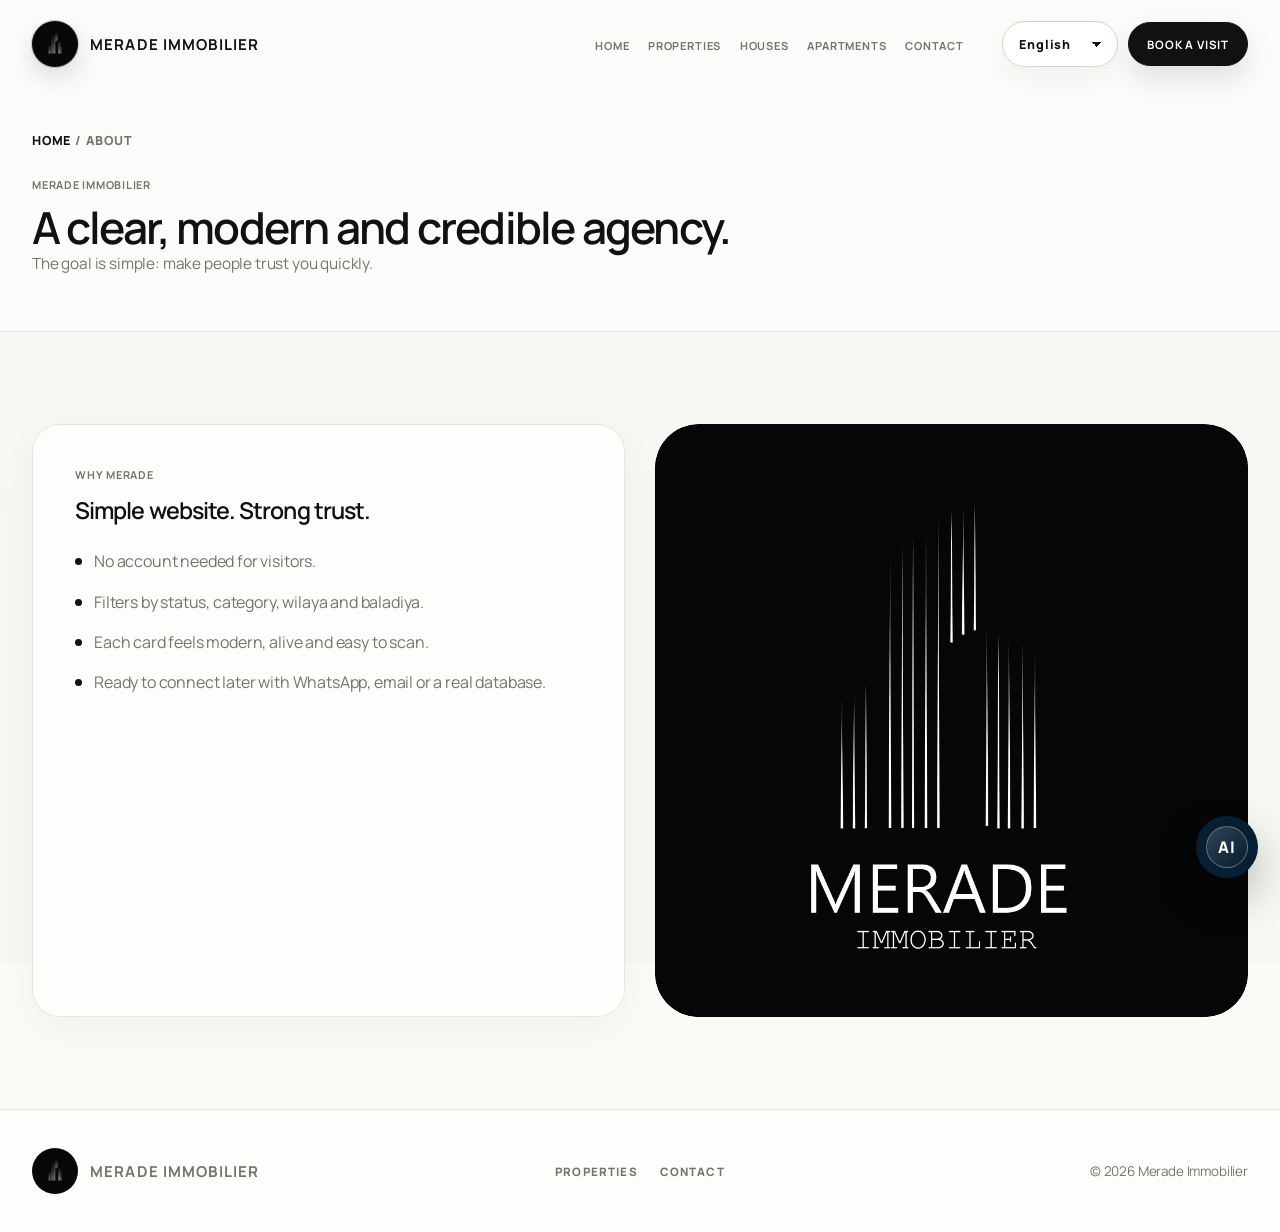
<file: pages/about.html>
<!DOCTYPE html><html lang="en"><head><meta charset="UTF-8"><meta name="viewport" content="width=device-width, initial-scale=1.0"><title>About — Merade Immobilier</title><link rel="preconnect" href="https://fonts.googleapis.com"><link rel="preconnect" href="https://fonts.gstatic.com" crossorigin><link href="https://fonts.googleapis.com/css2?family=Inter:wght@400;500;700;800;900&display=swap" rel="stylesheet"><link rel="icon" href="../assets/images/merade-logo.jpg">
  <link rel="stylesheet" href="../style.css?v=20260720-4"></head><body>
<nav class="nav" id="nav">
  <div class="container nav-inner">
    <a class="brand" href="../index.html"><img class="brand-mark" src="../assets/images/merade-logo.jpg" srcset="../assets/images/merade-logo-small.jpg 192w, ../assets/images/merade-logo.jpg 1080w" sizes="42px" alt="" decoding="async"><span>Merade Immobilier</span></a>
    <button class="menu-btn" id="menuBtn" type="button" data-i18n="nav.menu">Menu</button>
    <ul class="nav-links" id="navLinks">
      <li><a data-page="home" href="../index.html" data-i18n="nav.home">Home</a></li>
      <li><a data-page="estates.html" href="../pages/estates.html" data-i18n="nav.properties">Properties</a></li>
      <li><a data-page="houses.html" href="../pages/houses.html" data-i18n="nav.houses">Houses</a></li>
      <li><a data-page="apartments.html" href="../pages/apartments.html" data-i18n="nav.apartments">Apartments</a></li>
      <li><a data-page="contact.html" href="../pages/contact.html" data-i18n="nav.contact">Contact</a></li>
      <li class="mobile-only mobile-lang"><select class="language-select" aria-label="Language"><option value="en">English</option><option value="fr">Français</option><option value="ar">العربية</option></select></li>
    </ul>
    <div class="nav-actions"><select class="language-select" aria-label="Language"><option value="en">English</option><option value="fr">Français</option><option value="ar">العربية</option></select><a class="btn" href="../pages/contact.html" data-i18n="nav.cta">Book a visit</a></div>
  </div>
</nav>
<header class="page-hero"><div class="container"><p class="breadcrumbs"><a href="../index.html" data-i18n="breadcrumb.home">Home</a> / <span data-i18n="breadcrumb.about">About</span></p><p class="eyebrow">Merade Immobilier</p><h1 class="title" data-i18n="page.about.title">A clear, modern and credible agency.</h1><p class="sub" data-i18n="page.about.sub">The goal is simple: make people trust you quickly.</p></div></header>
<main><section class="section"><div class="container split"><div class="glass reveal"><p class="eyebrow" data-i18n="section.about.kicker">Why Merade</p><h2 class="prop-title" data-i18n="section.about.title">Simple website. Strong trust.</h2><ul class="check-list"><li data-i18n="about.one">No account needed for visitors.</li><li data-i18n="about.two">Filters by status, category, wilaya and baladiya.</li><li data-i18n="about.three">Each card feels modern, alive and easy to scan.</li><li data-i18n="about.four">Ready to connect later with WhatsApp, email or a real database.</li></ul></div><div class="hero-panel reveal"><div class="hero-img about-page-brand-visual"><img class="about-brand-image" src="../assets/images/merade-about.jpg" alt="Merade Immobilier"></div></div></div></section></main>
<footer class="footer">
  <div class="container footer-grid">
    <a class="brand" href="../index.html"><img class="brand-mark" src="../assets/images/merade-logo.jpg" srcset="../assets/images/merade-logo-small.jpg 192w, ../assets/images/merade-logo.jpg 1080w" sizes="42px" alt="" loading="lazy" decoding="async"><span>Merade Immobilier</span></a>
    <div class="footer-links"><a href="../pages/estates.html" data-i18n="nav.properties">Properties</a><a href="../pages/contact.html" data-i18n="nav.contact">Contact</a></div>
    <span data-i18n="footer.copy">© 2026 Merade Immobilier</span>
  </div>
</footer><script src="../data.js"></script><script src="../i18n.js"></script><script src="../locations.js"></script><script src="../supabase-config.js?v=20260720-2"></script><script src="../supabase-api.js?v=20260720-3"></script><script src="../script.js"></script></body></html>
</file>
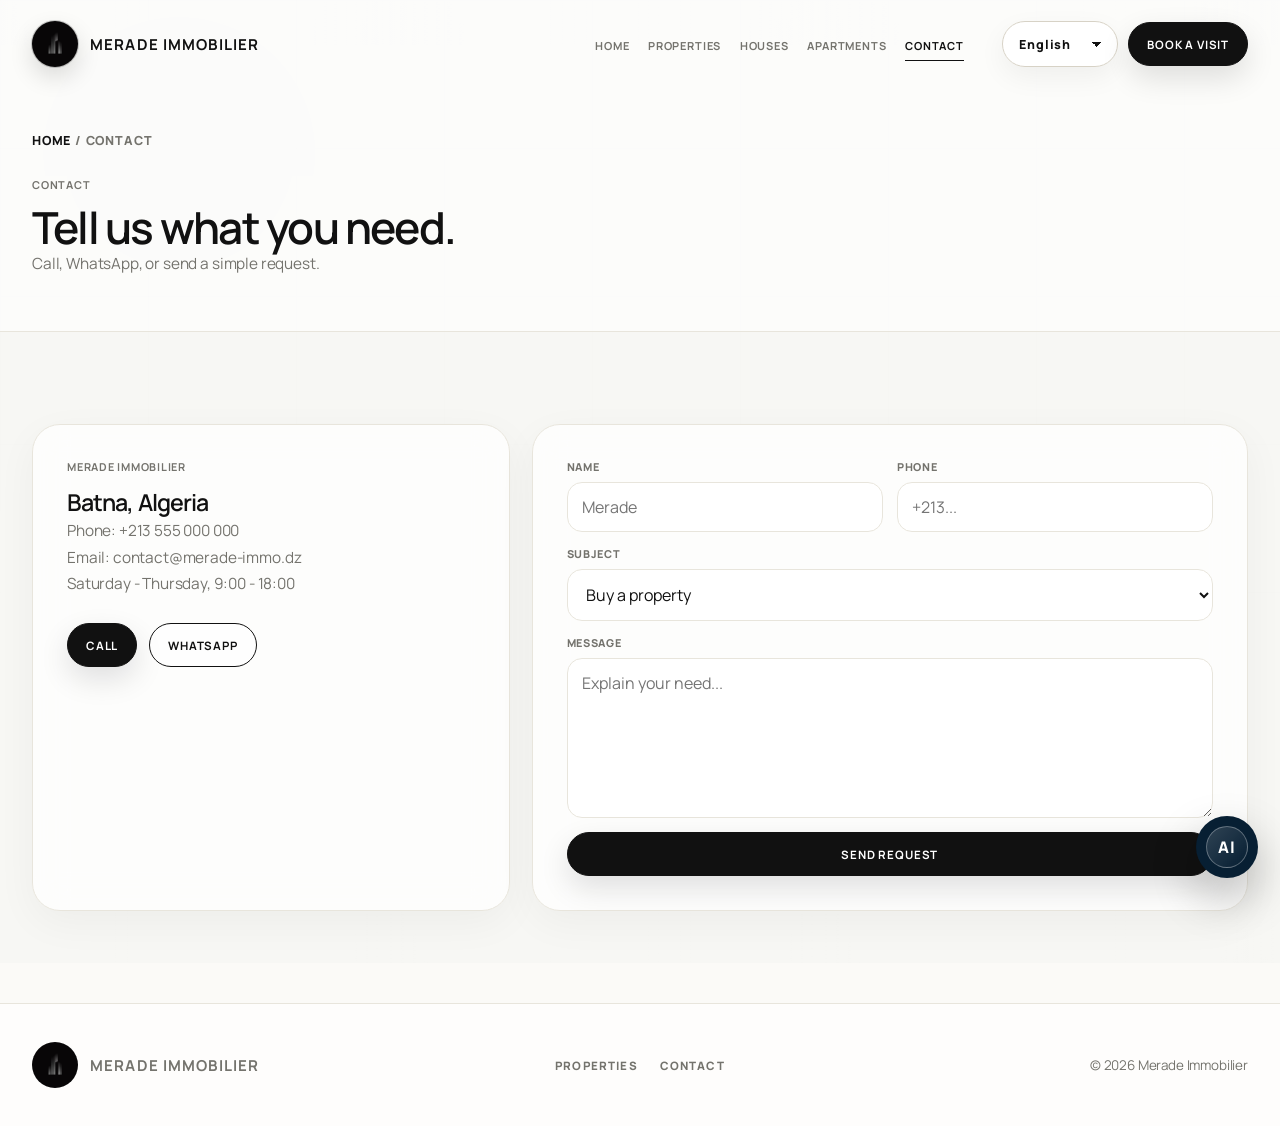
<file: pages/contact.html>
<!DOCTYPE html><html lang="en"><head><meta charset="UTF-8"><meta name="viewport" content="width=device-width, initial-scale=1.0"><title>Contact — Merade Immobilier</title><link rel="preconnect" href="https://fonts.googleapis.com"><link rel="preconnect" href="https://fonts.gstatic.com" crossorigin><link href="https://fonts.googleapis.com/css2?family=Inter:wght@400;500;700;800;900&display=swap" rel="stylesheet"><link rel="icon" href="../assets/images/merade-logo.jpg">
  <link rel="stylesheet" href="../style.css?v=20260720-4"></head><body>
<nav class="nav" id="nav">
  <div class="container nav-inner">
    <a class="brand" href="../index.html"><img class="brand-mark" src="../assets/images/merade-logo.jpg" srcset="../assets/images/merade-logo-small.jpg 192w, ../assets/images/merade-logo.jpg 1080w" sizes="42px" alt="" decoding="async"><span>Merade Immobilier</span></a>
    <button class="menu-btn" id="menuBtn" type="button" data-i18n="nav.menu">Menu</button>
    <ul class="nav-links" id="navLinks">
      <li><a data-page="home" href="../index.html" data-i18n="nav.home">Home</a></li>
      <li><a data-page="estates.html" href="../pages/estates.html" data-i18n="nav.properties">Properties</a></li>
      <li><a data-page="houses.html" href="../pages/houses.html" data-i18n="nav.houses">Houses</a></li>
      <li><a data-page="apartments.html" href="../pages/apartments.html" data-i18n="nav.apartments">Apartments</a></li>
      <li><a data-page="contact.html" href="../pages/contact.html" data-i18n="nav.contact">Contact</a></li>
      <li class="mobile-only mobile-lang"><select class="language-select" aria-label="Language"><option value="en">English</option><option value="fr">Français</option><option value="ar">العربية</option></select></li>
    </ul>
    <div class="nav-actions"><select class="language-select" aria-label="Language"><option value="en">English</option><option value="fr">Français</option><option value="ar">العربية</option></select><a class="btn" href="../pages/contact.html" data-i18n="nav.cta">Book a visit</a></div>
  </div>
</nav>
<header class="page-hero"><div class="container"><p class="breadcrumbs"><a href="../index.html" data-i18n="breadcrumb.home">Home</a> / <span data-i18n="breadcrumb.contact">Contact</span></p><p class="eyebrow" data-i18n="nav.contact">Contact</p><h1 class="title" data-i18n="page.contact.title">Tell us what you need.</h1><p class="sub" data-i18n="page.contact.sub">Call, WhatsApp, or send a simple request.</p></div></header>
<main class="section"><div class="container contact-grid"><div class="contact-card reveal"><p class="eyebrow" data-i18n="contact.office">Merade Immobilier</p><h2 class="prop-title" data-i18n="contact.location">Batna, Algeria</h2><p class="sub">Phone: +213 555 000 000<br>Email: contact@merade-immo.dz<br><span data-i18n="contact.hours">Saturday - Thursday, 9:00 - 18:00</span></p><div class="hero-cta"><a class="btn" href="tel:+213555000000" data-i18n="contact.call">Call</a><a class="btn-outline" href="https://wa.me/213555000000" data-i18n="contact.whatsapp">WhatsApp</a></div></div><form class="contact-card form-grid reveal" id="contactForm"><div class="field"><label for="contactName" data-i18n="contact.name">Name</label><input id="contactName" name="name" type="text" placeholder="Merade" autocomplete="name" minlength="2" maxlength="100" required></div><div class="field"><label for="contactPhone" data-i18n="contact.phone">Phone</label><input id="contactPhone" name="phone" type="tel" placeholder="+213..." autocomplete="tel" inputmode="tel" minlength="5" maxlength="30" required></div><div class="field full"><label for="contactSubject" data-i18n="contact.subject">Subject</label><select id="contactSubject" name="subject" required><option value="buy" data-i18n="contact.buy">Buy a property</option><option value="rent" data-i18n="contact.rent">Rent a property</option><option value="sell" data-i18n="contact.sell">Sell my property</option><option value="visit" data-i18n="contact.visit">Ask for visit</option></select></div><div class="field full"><label for="contactMessage" data-i18n="contact.message">Message</label><textarea id="contactMessage" name="message" rows="6" maxlength="2000" data-i18n-placeholder="contact.placeholder" placeholder="Explain your need..." required></textarea></div><div class="form-trap" aria-hidden="true"><label for="contactCompany">Company</label><input id="contactCompany" name="company" type="text" tabindex="-1" autocomplete="off"></div><button class="btn full" type="submit" data-i18n="contact.send">Send request</button></form></div></main>
<footer class="footer">
  <div class="container footer-grid">
    <a class="brand" href="../index.html"><img class="brand-mark" src="../assets/images/merade-logo.jpg" srcset="../assets/images/merade-logo-small.jpg 192w, ../assets/images/merade-logo.jpg 1080w" sizes="42px" alt="" loading="lazy" decoding="async"><span>Merade Immobilier</span></a>
    <div class="footer-links"><a href="../pages/estates.html" data-i18n="nav.properties">Properties</a><a href="../pages/contact.html" data-i18n="nav.contact">Contact</a></div>
    <span data-i18n="footer.copy">© 2026 Merade Immobilier</span>
  </div>
</footer><script src="../data.js"></script><script src="../i18n.js"></script><script src="../locations.js"></script><script src="../supabase-config.js?v=20260720-2"></script><script src="../supabase-api.js?v=20260720-3"></script><script src="../script.js"></script></body></html>
</file>
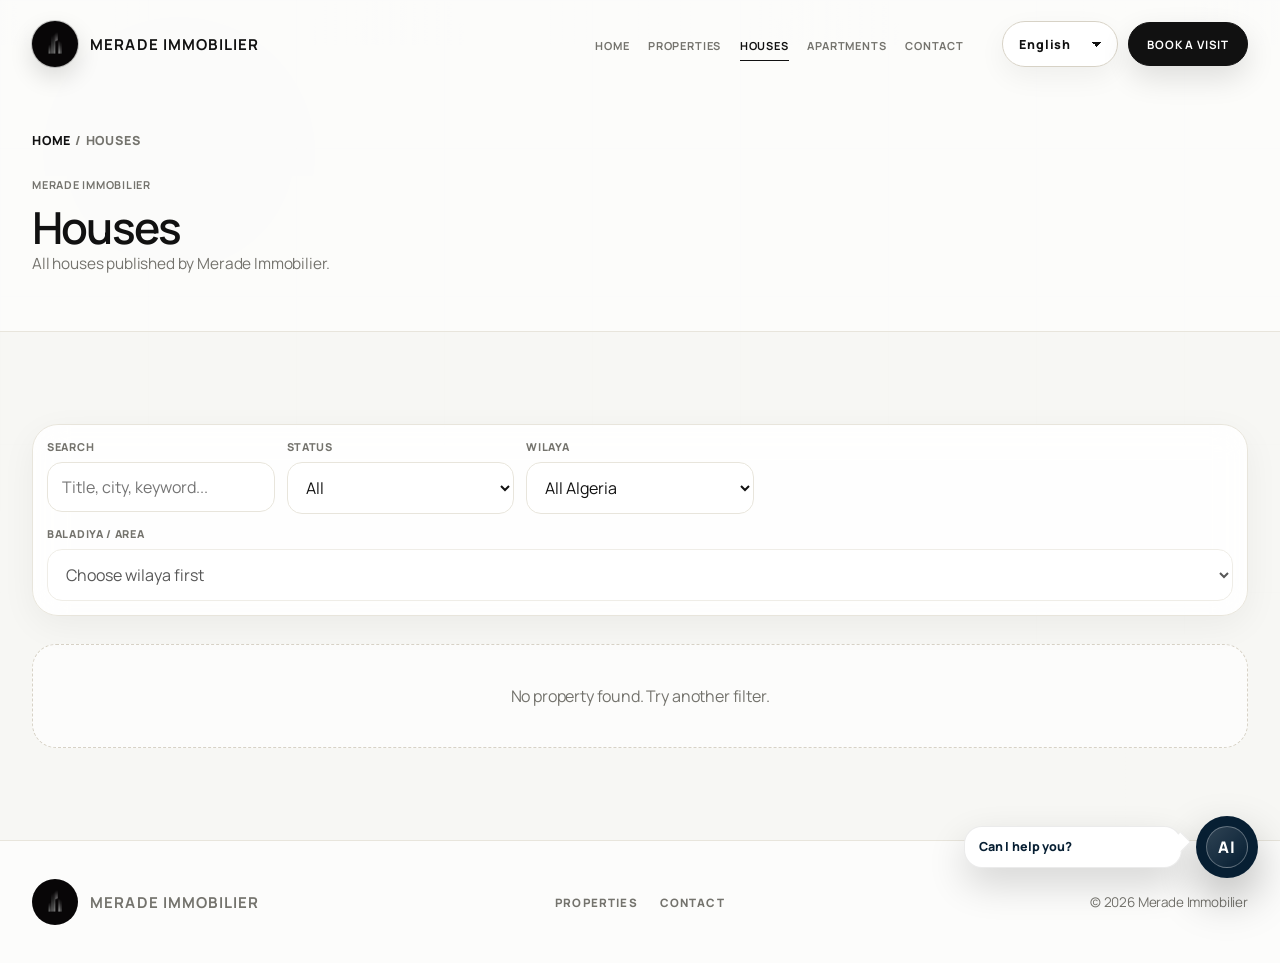
<file: pages/houses.html>
<!DOCTYPE html><html lang="en"><head><meta charset="UTF-8"><meta name="viewport" content="width=device-width, initial-scale=1.0"><title>Merade Immobilier</title><link rel="preconnect" href="https://fonts.googleapis.com"><link rel="preconnect" href="https://fonts.gstatic.com" crossorigin><link href="https://fonts.googleapis.com/css2?family=Inter:wght@400;500;700;800;900&display=swap" rel="stylesheet"><link rel="icon" href="../assets/images/merade-logo.jpg">
  <link rel="stylesheet" href="../style.css?v=20260720-4"></head><body>
<nav class="nav" id="nav">
  <div class="container nav-inner">
    <a class="brand" href="../index.html"><img class="brand-mark" src="../assets/images/merade-logo.jpg" srcset="../assets/images/merade-logo-small.jpg 192w, ../assets/images/merade-logo.jpg 1080w" sizes="42px" alt="" decoding="async"><span>Merade Immobilier</span></a>
    <button class="menu-btn" id="menuBtn" type="button" data-i18n="nav.menu">Menu</button>
    <ul class="nav-links" id="navLinks">
      <li><a data-page="home" href="../index.html" data-i18n="nav.home">Home</a></li>
      <li><a data-page="estates.html" href="../pages/estates.html" data-i18n="nav.properties">Properties</a></li>
      <li><a data-page="houses.html" href="../pages/houses.html" data-i18n="nav.houses">Houses</a></li>
      <li><a data-page="apartments.html" href="../pages/apartments.html" data-i18n="nav.apartments">Apartments</a></li>
      <li><a data-page="contact.html" href="../pages/contact.html" data-i18n="nav.contact">Contact</a></li>
      <li class="mobile-only mobile-lang"><select class="language-select" aria-label="Language"><option value="en">English</option><option value="fr">Français</option><option value="ar">العربية</option></select></li>
    </ul>
    <div class="nav-actions"><select class="language-select" aria-label="Language"><option value="en">English</option><option value="fr">Français</option><option value="ar">العربية</option></select><a class="btn" href="../pages/contact.html" data-i18n="nav.cta">Book a visit</a></div>
  </div>
</nav>
<header class="page-hero"><div class="container"><p class="breadcrumbs"><a href="../index.html" data-i18n="breadcrumb.home">Home</a> / <span data-i18n="page.houses.title">Properties</span></p><p class="eyebrow">Merade Immobilier</p><h1 class="title" data-i18n="page.houses.title">All properties</h1><p class="sub" data-i18n="page.houses.sub">Filter quickly by status, category, wilaya and baladiya.</p></div></header>
<main class="section"><div class="container"><div class="filters-panel"><div class="field"><label data-i18n="search.query">Search</label><input data-filter id="searchText" type="text" data-i18n-placeholder="filter.searchPlaceholder" placeholder="Title, city, keyword..."></div><div class="field"><label data-i18n="search.status">Status</label><select data-filter id="filterStatus"><option value="" data-i18n="search.all">All</option><option value="sale" data-i18n="filter.sale">Sale</option><option value="rent" data-i18n="filter.rent">Rent</option><option value="new" data-i18n="filter.new">New project</option></select></div><div class="field"><label data-i18n="search.wilaya">Wilaya</label><select data-filter id="filterWilaya" data-wilayas data-wilaya-source="#filterCommune"><option value="" data-i18n="search.allAlgeria">All Algeria</option></select></div><div class="field"><label data-i18n="search.commune">Baladiya / area</label><select data-filter id="filterCommune"><option value="" data-i18n="search.allAreas">All areas</option></select></div></div><div class="grid" id="listingsGrid" data-category="houses"></div></div></main>
<footer class="footer">
  <div class="container footer-grid">
    <a class="brand" href="../index.html"><img class="brand-mark" src="../assets/images/merade-logo.jpg" srcset="../assets/images/merade-logo-small.jpg 192w, ../assets/images/merade-logo.jpg 1080w" sizes="42px" alt="" loading="lazy" decoding="async"><span>Merade Immobilier</span></a>
    <div class="footer-links"><a href="../pages/estates.html" data-i18n="nav.properties">Properties</a><a href="../pages/contact.html" data-i18n="nav.contact">Contact</a></div>
    <span data-i18n="footer.copy">© 2026 Merade Immobilier</span>
  </div>
</footer><script src="../data.js"></script><script src="../i18n.js"></script><script src="../locations.js"></script><script src="../supabase-config.js?v=20260720-2"></script><script src="../supabase-api.js?v=20260720-3"></script><script src="../script.js"></script></body></html>
</file>
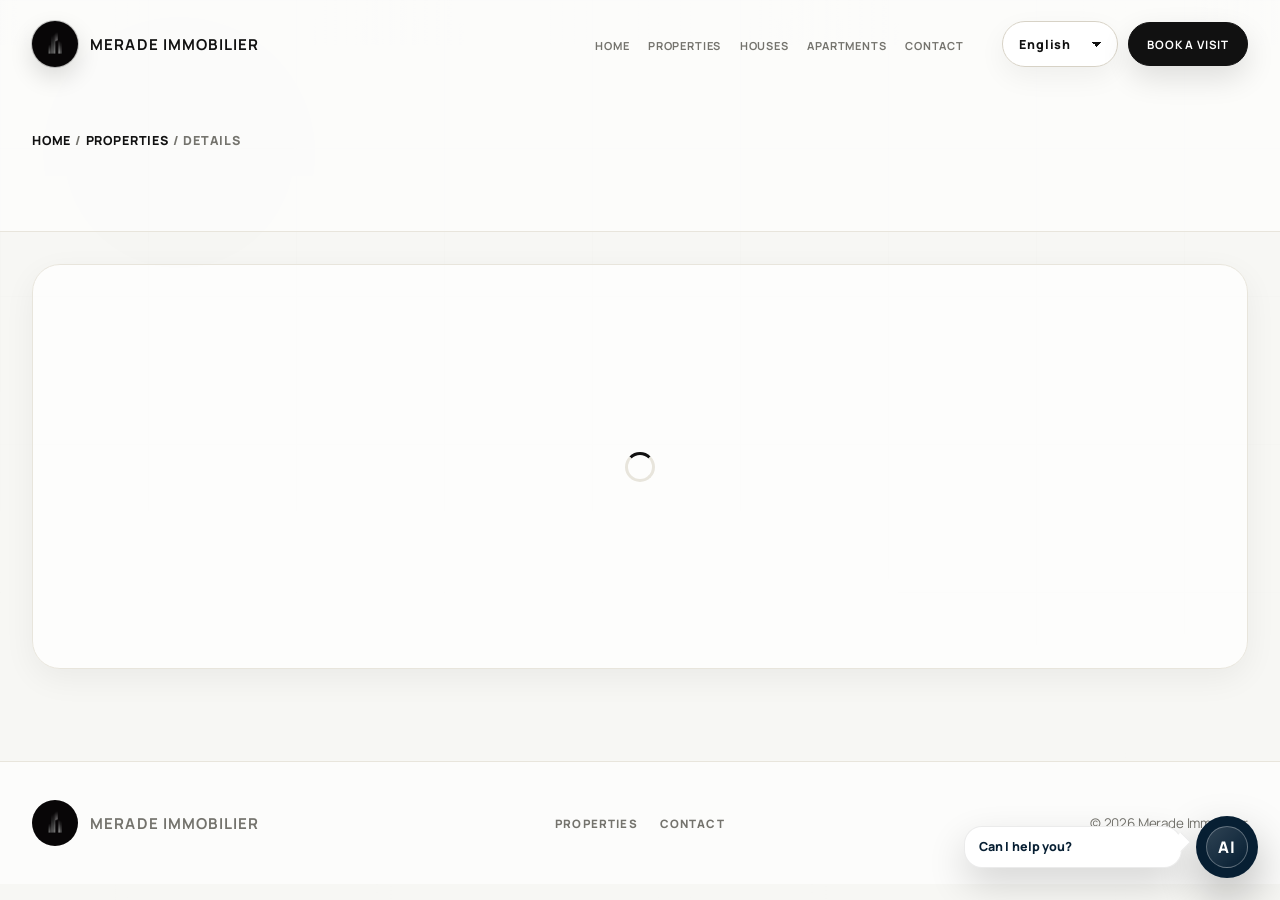
<file: pages/property.html>
<!DOCTYPE html><html lang="en"><head><meta charset="UTF-8"><meta name="viewport" content="width=device-width, initial-scale=1.0"><title>Property — Merade Immobilier</title><link rel="preconnect" href="https://fonts.googleapis.com"><link rel="preconnect" href="https://fonts.gstatic.com" crossorigin><link href="https://fonts.googleapis.com/css2?family=Inter:wght@400;500;700;800;900&display=swap" rel="stylesheet"><link rel="icon" href="../assets/images/merade-logo.jpg">
  <link rel="stylesheet" href="../style.css?v=20260720-4"></head><body class="property-page">
<nav class="nav" id="nav">
  <div class="container nav-inner">
    <a class="brand" href="../index.html"><img class="brand-mark" src="../assets/images/merade-logo.jpg" srcset="../assets/images/merade-logo-small.jpg 192w, ../assets/images/merade-logo.jpg 1080w" sizes="42px" alt="" decoding="async"><span>Merade Immobilier</span></a>
    <button class="menu-btn" id="menuBtn" type="button" data-i18n="nav.menu">Menu</button>
    <ul class="nav-links" id="navLinks">
      <li><a data-page="home" href="../index.html" data-i18n="nav.home">Home</a></li>
      <li><a data-page="estates.html" href="../pages/estates.html" data-i18n="nav.properties">Properties</a></li>
      <li><a data-page="houses.html" href="../pages/houses.html" data-i18n="nav.houses">Houses</a></li>
      <li><a data-page="apartments.html" href="../pages/apartments.html" data-i18n="nav.apartments">Apartments</a></li>
      <li><a data-page="contact.html" href="../pages/contact.html" data-i18n="nav.contact">Contact</a></li>
      <li class="mobile-only mobile-lang"><select class="language-select" aria-label="Language"><option value="en">English</option><option value="fr">Français</option><option value="ar">العربية</option></select></li>
    </ul>
    <div class="nav-actions"><select class="language-select" aria-label="Language"><option value="en">English</option><option value="fr">Français</option><option value="ar">العربية</option></select><a class="btn" href="../pages/contact.html" data-i18n="nav.cta">Book a visit</a></div>
  </div>
</nav>
<header class="page-hero"><div class="container"><p class="breadcrumbs"><a href="../index.html" data-i18n="breadcrumb.home">Home</a> / <a href="estates.html" data-i18n="breadcrumb.properties">Properties</a> / <span data-i18n="breadcrumb.detail">Details</span></p></div></header>
<main class="section" style="padding-top:32px"><div class="container" id="propertyDetail"></div></main>
<footer class="footer">
  <div class="container footer-grid">
    <a class="brand" href="../index.html"><img class="brand-mark" src="../assets/images/merade-logo.jpg" srcset="../assets/images/merade-logo-small.jpg 192w, ../assets/images/merade-logo.jpg 1080w" sizes="42px" alt="" loading="lazy" decoding="async"><span>Merade Immobilier</span></a>
    <div class="footer-links"><a href="../pages/estates.html" data-i18n="nav.properties">Properties</a><a href="../pages/contact.html" data-i18n="nav.contact">Contact</a></div>
    <span data-i18n="footer.copy">© 2026 Merade Immobilier</span>
  </div>
</footer><script src="../data.js"></script><script src="../i18n.js"></script><script src="../locations.js"></script><script src="../supabase-config.js?v=20260720-2"></script><script src="../supabase-api.js?v=20260720-3"></script><script src="../script.js"></script></body></html>
</file>
<file: style.css>
@import url('https://fonts.googleapis.com/css2?family=IBM+Plex+Sans+Arabic:wght@400;500;600;700&family=Manrope:wght@400;500;600;700;800&display=swap');
*,*::before,*::after{box-sizing:border-box;margin:0;padding:0}
:root{
  --bg:#f7f7f3;--paper:#fff;--paper2:#efefea;--ink:#0a0a0a;--text:#161616;--muted:#6f6f6a;--muted2:#a0a09a;--line:#deded7;--line2:#bfbfb8;--soft:#f1f1ed;--shadow:0 24px 80px rgba(0,0,0,.10);--shadow2:0 12px 36px rgba(0,0,0,.07);--radius:28px;--max:1440px;
}
html{scroll-behavior:smooth}
body{font-family:Inter,system-ui,-apple-system,Segoe UI,sans-serif;background:var(--bg);color:var(--text);overflow-x:hidden;-webkit-font-smoothing:antialiased;min-height:100vh}
body::before{content:"";position:fixed;inset:-7%;z-index:-3;pointer-events:none;background:linear-gradient(90deg,rgba(247,247,243,.98) 0%,rgba(247,247,243,.90) 47%,rgba(247,247,243,.98) 100%),url('https://images.unsplash.com/photo-1600607687939-ce8a6c25118c?w=2000&q=68') right -7vw top 7vh/42vw auto no-repeat,url('https://images.unsplash.com/photo-1600566753190-17f0baa2a6c3?w=1600&q=68') left -12vw bottom 10vh/32vw auto no-repeat,linear-gradient(180deg,#fff 0%,#f7f7f3 60%,#e9e9e3 100%);filter:grayscale(1) contrast(.88);opacity:.56;animation:bgDrift 28s ease-in-out infinite alternate}
body::after{content:"";position:fixed;inset:0;z-index:-2;pointer-events:none;background-image:linear-gradient(rgba(0,0,0,.045) 1px,transparent 1px),linear-gradient(90deg,rgba(0,0,0,.045) 1px,transparent 1px),radial-gradient(circle at 14% 17%,rgba(0,0,0,.055),transparent 22%),radial-gradient(circle at 86% 70%,rgba(0,0,0,.04),transparent 25%);background-size:118px 118px,118px 118px,100% 100%,100% 100%;opacity:.36;mask-image:linear-gradient(180deg,#000 0%,rgba(0,0,0,.85) 48%,transparent 92%);animation:gridMove 40s linear infinite}
@keyframes bgDrift{from{transform:translate3d(-12px,-8px,0) scale(1.02)}to{transform:translate3d(14px,12px,0) scale(1.055)}}
@keyframes gridMove{from{background-position:0 0,0 0,0 0,0 0}to{background-position:118px 118px,-118px 118px,0 0,0 0}}
@keyframes float{0%,100%{transform:translateY(0)}50%{transform:translateY(-12px)}}
@keyframes marquee{from{transform:translateX(0)}to{transform:translateX(-50%)}}
a{color:inherit;text-decoration:none}img{max-width:100%;display:block}button,input,select,textarea{font:inherit}.hidden{display:none!important}.container{width:min(var(--max),calc(100% - 56px));margin-inline:auto}.section{padding:112px 0}.section-alt{background:rgba(255,255,255,.46);border-top:1px solid var(--line);border-bottom:1px solid var(--line);backdrop-filter:blur(10px)}

/* Nav */
.nav{position:fixed;inset:0 0 auto 0;height:88px;z-index:50;border-bottom:1px solid transparent;transition:.25s ease}.nav.scrolled{height:74px;background:rgba(255,255,255,.86);backdrop-filter:blur(24px);border-color:var(--line);box-shadow:0 14px 40px rgba(0,0,0,.045)}.nav-inner{height:100%;display:flex;align-items:center;justify-content:space-between;gap:22px}.brand{display:flex;align-items:center;gap:12px;font-weight:900;letter-spacing:.08em;text-transform:uppercase;color:var(--ink);white-space:nowrap}.brand-mark{width:46px;height:46px;border-radius:50%;display:block;object-fit:cover;flex:0 0 auto}.brand span:last-child{font-family:Georgia,serif;font-size:1rem;letter-spacing:.11em}.nav-links{display:flex;align-items:center;gap:26px;list-style:none}.nav-links a{font-size:.74rem;font-weight:900;letter-spacing:.12em;text-transform:uppercase;color:var(--muted);position:relative}.nav-links a::after{content:"";position:absolute;left:0;right:0;bottom:-8px;height:1px;background:var(--ink);transform:scaleX(0);transform-origin:left;transition:transform .25s}.nav-links a:hover,.nav-links a.active{color:var(--ink)}.nav-links a:hover::after,.nav-links a.active::after{transform:scaleX(1)}.nav-actions{display:flex;align-items:center;gap:10px}.menu-btn{display:none;background:var(--ink);color:#fff;border:0;border-radius:999px;padding:12px 16px;font-size:.76rem;font-weight:900;letter-spacing:.08em;text-transform:uppercase}.mobile-only{display:none}.language-select{height:44px;border:1px solid var(--line2);border-radius:999px;background:rgba(255,255,255,.72);padding:0 14px;color:var(--ink);font-size:.78rem;font-weight:900;letter-spacing:.05em;outline:none;cursor:pointer}

/* Buttons */
.btn,.btn-outline,.btn-soft{border:1px solid var(--ink);border-radius:999px;display:inline-flex;align-items:center;justify-content:center;gap:10px;min-height:48px;padding:0 22px;font-size:.76rem;font-weight:900;letter-spacing:.09em;text-transform:uppercase;cursor:pointer;transition:transform .22s ease,box-shadow .22s ease,background .22s ease,color .22s ease}.btn{background:var(--ink);color:#fff;box-shadow:0 12px 30px rgba(0,0,0,.12)}.btn:hover{transform:translateY(-2px);box-shadow:0 18px 42px rgba(0,0,0,.16)}.btn-outline{background:rgba(255,255,255,.56);color:var(--ink)}.btn-outline:hover,.btn-soft:hover{background:var(--ink);color:#fff;transform:translateY(-2px)}.btn-soft{background:var(--soft);color:var(--ink);border-color:var(--line)}.btn-danger:hover{background:#1a1a1a;color:#fff}

/* Type */
.eyebrow{font-size:.73rem;font-weight:900;letter-spacing:.20em;text-transform:uppercase;color:var(--muted);margin-bottom:18px}.h1{font-family:Georgia,serif;font-weight:400;color:var(--ink);font-size:clamp(4.4rem,10vw,12.8rem);line-height:.82;letter-spacing:-.08em}.h1 span{display:inline-block}.h1 em{font-style:italic;color:transparent;-webkit-text-stroke:1.4px var(--ink);opacity:.75}.title{font-family:Georgia,serif;color:var(--ink);font-size:clamp(2.3rem,4.4vw,5.5rem);font-weight:400;line-height:.95;letter-spacing:-.055em}.lead,.sub{font-size:1rem;line-height:1.85;color:var(--muted);max-width:620px}.lead{font-size:1.08rem}.section-head{display:flex;justify-content:space-between;align-items:flex-end;gap:24px;margin-bottom:36px}.breadcrumbs{font-size:.78rem;font-weight:800;letter-spacing:.08em;text-transform:uppercase;color:var(--muted);margin-bottom:28px}.breadcrumbs a{color:var(--ink)}

/* Hero */
.hero{min-height:auto;padding:132px 0 78px;display:block;position:relative}.hero-top{padding-bottom:38px}.hero-grid{display:grid;grid-template-columns:minmax(0,1.02fr) minmax(390px,.68fr);gap:46px;align-items:end}.hero-words{margin:24px 0 28px}.hero-words-wide{margin:0}.hero-words-wide .h1{display:grid;grid-template-columns:repeat(3,minmax(0,1fr));gap:14px;width:100%;font-size:clamp(4.2rem,9.3vw,10.6rem);line-height:.9}.hero-word{display:grid!important;place-items:center;min-height:clamp(120px,18vw,245px);border:1px solid var(--line2);border-radius:34px;background:rgba(255,255,255,.56);color:var(--ink);letter-spacing:-.085em;transition:background .28s ease,color .28s ease,transform .28s ease,border-color .28s ease,box-shadow .28s ease}.hero-word:hover,.hero-word:focus-visible{transform:translateY(-6px);box-shadow:var(--shadow2);border-color:var(--ink)}.hero-word-buy:hover,.hero-word-buy:focus-visible{background:var(--ink);color:#fff}.hero-word-sell:hover,.hero-word-sell:focus-visible{background:#d9d9d4;color:var(--ink)}.hero-word-rent:hover,.hero-word-rent:focus-visible{background:#b8b8b1;color:#fff}.hero-search{margin-top:34px;background:rgba(255,255,255,.70);border:1px solid var(--line);border-radius:32px;box-shadow:var(--shadow2);padding:12px;display:grid;grid-template-columns:1fr 1fr 1fr 1.25fr auto;gap:10px;backdrop-filter:blur(18px)}.field{display:flex;flex-direction:column;gap:8px}.field label{font-size:.68rem;font-weight:900;color:var(--muted);letter-spacing:.12em;text-transform:uppercase}.field input,.field select,.field textarea{width:100%;border:1px solid var(--line);border-radius:18px;background:rgba(255,255,255,.85);color:var(--ink);padding:15px 16px;outline:none;transition:border-color .2s,box-shadow .2s}.field textarea{resize:vertical}.field input:focus,.field select:focus,.field textarea:focus{border-color:var(--ink);box-shadow:0 0 0 4px rgba(0,0,0,.055)}.hero-search .btn{align-self:end;height:51px}.hero-cta{display:flex;flex-wrap:wrap;gap:12px;margin-top:26px}.hero-panel{position:relative;min-height:520px}.hero-img{height:100%;min-height:520px;overflow:hidden;border-radius:44px;background:#ddd;box-shadow:var(--shadow);clip-path:inset(0 0 0 0 round 44px)}.hero-img img{width:100%;height:100%;min-height:520px;object-fit:cover;filter:saturate(.92) contrast(1.02);transform:scale(1.02);transition:transform 1s ease,filter .35s ease}.hero-panel:hover .hero-img img{transform:scale(1.065)}.floating-card{position:absolute;left:-34px;bottom:44px;background:rgba(255,255,255,.88);backdrop-filter:blur(20px);border:1px solid var(--line);border-radius:28px;max-width:280px;padding:22px;box-shadow:var(--shadow2);animation:float 5s ease-in-out infinite}.floating-card strong{display:block;font-family:Georgia,serif;font-weight:400;font-size:2rem;color:var(--ink);letter-spacing:-.04em}.floating-card span{display:block;margin-top:8px;color:var(--muted);line-height:1.65;font-size:.9rem}.mini-info{position:absolute;right:0;top:28px;width:180px;height:180px;border-radius:50%;background:var(--ink);color:#fff;display:grid;place-items:center;text-align:center;padding:22px;font-size:.78rem;font-weight:900;letter-spacing:.1em;text-transform:uppercase;animation:float 6s ease-in-out infinite reverse}.marquee{overflow:hidden;border-top:1px solid var(--line);border-bottom:1px solid var(--line);background:rgba(255,255,255,.48)}.marquee-track{display:flex;width:max-content;animation:marquee 22s linear infinite}.marquee span{font-family:Georgia,serif;font-size:clamp(2.2rem,4vw,5rem);letter-spacing:-.05em;color:var(--ink);padding:22px 34px;white-space:nowrap}.marquee span:nth-child(even){color:transparent;-webkit-text-stroke:1px var(--ink)}

/* Stats / grids */
.stats{display:grid;grid-template-columns:repeat(4,1fr);gap:1px;background:var(--line);border:1px solid var(--line);border-radius:28px;overflow:hidden}.stat{background:rgba(255,255,255,.72);padding:34px;text-align:center}.stat strong{font-family:Georgia,serif;font-size:clamp(2rem,4vw,4.4rem);font-weight:400;letter-spacing:-.04em;color:var(--ink);display:block}.stat span{display:block;margin-top:8px;color:var(--muted);font-size:.74rem;font-weight:900;text-transform:uppercase;letter-spacing:.12em}.grid{display:grid;grid-template-columns:repeat(4,minmax(0,1fr));gap:22px}.services{display:grid;grid-template-columns:repeat(4,1fr);gap:18px}.service,.glass,.contact-card,.admin-card{background:rgba(255,255,255,.74);border:1px solid var(--line);border-radius:var(--radius);box-shadow:0 12px 42px rgba(0,0,0,.045);backdrop-filter:blur(16px)}.service{padding:30px;min-height:250px;display:flex;flex-direction:column;justify-content:space-between;transition:.25s}.service:hover{transform:translateY(-5px);box-shadow:var(--shadow2);border-color:var(--ink)}.icon{width:54px;height:54px;border-radius:50%;border:1px solid var(--ink);display:grid;place-items:center;font-size:1.2rem;margin-bottom:28px}.service h3,.prop-title{font-family:Georgia,serif;font-size:1.45rem;font-weight:400;letter-spacing:-.035em;color:var(--ink)}.service p{color:var(--muted);line-height:1.7;margin-top:12px}.split{display:grid;grid-template-columns:1fr 1fr;gap:30px;align-items:stretch}.glass{padding:42px}.check-list{list-style:none;margin-top:22px;display:grid;gap:14px}.check-list li{color:var(--muted);line-height:1.65;display:flex;gap:12px}.check-list li::before{content:"";width:7px;height:7px;border-radius:50%;background:var(--ink);margin-top:10px;flex:0 0 auto}.process-grid{display:grid;grid-template-columns:repeat(4,1fr);gap:1px;background:var(--line);border:1px solid var(--line);border-radius:34px;overflow:hidden}.process-card{background:rgba(255,255,255,.72);padding:34px;min-height:230px}.process-card small{font-weight:900;letter-spacing:.15em;color:var(--muted)}.process-card h3{font-family:Georgia,serif;font-size:1.55rem;font-weight:400;margin:34px 0 12px;color:var(--ink);letter-spacing:-.035em}.process-card p{color:var(--muted);line-height:1.65}

/* Property Cards */
.property-card{position:relative;border:1px solid var(--line);border-radius:30px;overflow:hidden;background:rgba(255,255,255,.78);box-shadow:0 10px 34px rgba(0,0,0,.05);transition:transform .32s cubic-bezier(.2,.8,.2,1),box-shadow .32s,border-color .32s;isolation:isolate}.property-card::before{content:"";position:absolute;inset:0;background:radial-gradient(420px circle at var(--mx,50%) var(--my,20%),rgba(0,0,0,.085),transparent 40%);opacity:0;transition:opacity .28s;z-index:-1}.property-card:hover{transform:translateY(-8px);box-shadow:0 26px 70px rgba(0,0,0,.12);border-color:rgba(0,0,0,.48)}.property-card:active{transform:translateY(-3px) scale(.995)}.property-card:hover::before{opacity:1}.prop-media{display:block;aspect-ratio:1/1.08;overflow:hidden;position:relative;background:#e3e3df}.prop-media::after{content:"";position:absolute;inset:0;background:linear-gradient(180deg,transparent 55%,rgba(0,0,0,.35));opacity:.45;transition:.3s}.prop-media img{width:100%;height:100%;object-fit:cover;filter:saturate(.96) contrast(1.03);transform:scale(1.02);transition:transform .75s cubic-bezier(.2,.8,.2,1),filter .4s}.property-card:hover .prop-media img{transform:scale(1.075);filter:saturate(1.08) contrast(1.04)}.badge{position:absolute;left:18px;top:18px;z-index:2;border-radius:999px;background:rgba(255,255,255,.92);color:var(--ink);border:1px solid rgba(255,255,255,.5);padding:8px 12px;font-size:.67rem;font-weight:900;letter-spacing:.1em;text-transform:uppercase}.badge.rent{background:var(--ink);color:#fff}.badge.new{background:#555;color:#fff}.explore-dot{position:absolute;right:16px;bottom:16px;z-index:2;width:auto;height:auto;border-radius:999px;display:grid;place-items:center;text-align:center;background:rgba(255,255,255,.92);color:var(--ink);font-size:.66rem;font-weight:900;letter-spacing:.08em;text-transform:uppercase;padding:10px 13px;transform:translateY(0);opacity:1;transition:.32s;box-shadow:0 12px 26px rgba(0,0,0,.12)}.property-card:hover .explore-dot{background:var(--ink);color:#fff;transform:translateY(-4px)}.prop-body{padding:22px}.prop-topline{display:flex;justify-content:space-between;gap:12px;color:var(--muted);font-size:.67rem;font-weight:900;letter-spacing:.09em;text-transform:uppercase;margin-bottom:18px}.property-card .prop-title{font-size:1.6rem;line-height:1.05}.location{color:var(--muted);font-size:.9rem;line-height:1.55;margin-top:8px}.price{font-size:1.05rem;font-weight:900;color:var(--ink);margin-top:18px;letter-spacing:-.02em}.meta{display:flex;flex-wrap:wrap;gap:8px;margin-top:18px}.meta span{background:var(--soft);border:1px solid var(--line);border-radius:999px;padding:8px 10px;color:var(--muted);font-size:.75rem;font-weight:800}.no-img{width:100%;height:100%;background:linear-gradient(135deg,#e6e6e0,#f7f7f2)}.empty{grid-column:1/-1;padding:40px;border:1px dashed var(--line2);border-radius:24px;text-align:center;color:var(--muted);background:rgba(255,255,255,.6)}

/* Pages / filters / details */
.page-hero{padding:150px 0 70px;border-bottom:1px solid var(--line);background:rgba(255,255,255,.38)}.filters-panel{display:grid;grid-template-columns:1.2fr .9fr .9fr .9fr .9fr;gap:12px;margin-bottom:28px;padding:14px;background:rgba(255,255,255,.72);border:1px solid var(--line);border-radius:30px;box-shadow:var(--shadow2);backdrop-filter:blur(16px)}.chips{display:flex;gap:8px;align-items:end;height:51px}.chip{border:1px solid var(--line);background:var(--paper);border-radius:999px;padding:11px 13px;cursor:pointer;font-size:.72rem;font-weight:900;text-transform:uppercase;color:var(--muted)}.chip.active,.chip:hover{background:var(--ink);color:#fff}.detail-grid{display:grid;grid-template-columns:minmax(0,1.25fr) minmax(360px,.55fr);gap:28px;align-items:start}.detail-image{border-radius:38px;overflow:hidden;background:#ddd;min-height:620px;box-shadow:var(--shadow)}.detail-image img{width:100%;height:100%;min-height:620px;object-fit:cover;filter:saturate(.94) contrast(1.02)}.gallery{display:grid;grid-template-columns:repeat(4,1fr);gap:12px;margin-top:14px}.gallery img{height:150px;width:100%;object-fit:cover;border-radius:20px;filter:saturate(.92) contrast(1.02)}.info-block{margin-top:18px}.detail-side{position:sticky;top:96px;padding:36px}.detail-price{font-size:1.5rem;margin-top:20px}.detail-location{margin-top:10px}.detail-list{display:grid;gap:10px;margin:26px 0}.detail-item{display:flex;justify-content:space-between;gap:18px;border-bottom:1px solid var(--line);padding:12px 0}.detail-item small{color:var(--muted);font-size:.74rem;font-weight:900;text-transform:uppercase;letter-spacing:.08em}.detail-item strong{text-align:end;color:var(--ink)}.contact-grid{display:grid;grid-template-columns:.8fr 1.2fr;gap:22px}.contact-card{padding:34px}.form-grid{display:grid;grid-template-columns:1fr 1fr;gap:14px}.full{grid-column:1/-1}

/* Footer */
.footer{border-top:1px solid var(--line);padding:38px 0;background:rgba(255,255,255,.65)}.footer-grid{display:grid;grid-template-columns:1fr auto 1fr;gap:20px;align-items:center}.footer-links{display:flex;gap:22px;justify-content:center}.footer-links a{font-size:.72rem;font-weight:900;letter-spacing:.1em;text-transform:uppercase;color:var(--muted)}.footer-links a:hover{color:var(--ink)}.footer-grid span:last-child{text-align:end;color:var(--muted);font-size:.84rem}.footer-text{color:var(--muted);font-size:.84rem}

/* Admin */
.admin-body{background:#f4f4f0}.login-screen{min-height:100svh;display:grid;place-items:center;padding:30px}.login-box{width:min(480px,100%);background:#fff;border:1px solid var(--line);border-radius:34px;box-shadow:var(--shadow);padding:36px}.admin-shell{display:grid;grid-template-columns:320px 1fr;min-height:100svh}.admin-sidebar{background:#fff;border-right:1px solid var(--line);padding:28px;position:sticky;top:0;height:100svh}.admin-menu{list-style:none;margin-top:36px;display:grid;gap:10px}.admin-menu a{display:block;border:1px solid var(--line);border-radius:18px;padding:14px 16px;color:var(--muted);font-weight:900}.admin-menu a.active,.admin-menu a:hover{background:var(--ink);color:#fff}.note{color:var(--muted);line-height:1.65;font-size:.92rem}.admin-main{padding:30px}.admin-top{display:flex;align-items:flex-start;justify-content:space-between;gap:20px;margin-bottom:22px}.admin-grid{display:grid;grid-template-columns:1.15fr .85fr;gap:22px}.admin-card{padding:28px}.admin-form{display:grid;grid-template-columns:repeat(2,1fr);gap:14px}.admin-list{display:grid;gap:12px}.mini-prop{display:grid;grid-template-columns:72px 1fr auto;gap:12px;align-items:center;border:1px solid var(--line);border-radius:18px;padding:10px;background:#fff}.mini-prop img{width:72px;height:62px;object-fit:cover;border-radius:14px;background:#ddd;filter:saturate(.9) contrast(1.02)}.mini-prop small{display:block;color:var(--muted);margin-top:4px}.toast{position:fixed;left:50%;bottom:24px;transform:translateX(-50%);background:var(--ink);color:#fff;border-radius:999px;padding:14px 20px;z-index:100;font-weight:800;box-shadow:var(--shadow2)}

/* Animation helpers */
.reveal{opacity:0;transform:translateY(24px);transition:opacity .65s ease,transform .65s ease}.reveal.visible{opacity:1;transform:translateY(0)}

/* RTL */
.is-rtl{font-family:Inter,Tahoma,Arial,sans-serif}.is-rtl .h1,.is-rtl .title,.is-rtl .prop-title,.is-rtl .brand span:last-child,.is-rtl .stat strong,.is-rtl .service h3,.is-rtl .floating-card strong{letter-spacing:-.03em}.is-rtl .nav-links a::after{transform-origin:right}.is-rtl .detail-item strong{text-align:left}.is-rtl .footer-grid span:last-child{text-align:left}.is-rtl .check-list li::before{margin-left:0}

/* Responsive */
@media(max-width:1280px){.grid{grid-template-columns:repeat(3,1fr)}.hero-search,.filters-panel{grid-template-columns:repeat(2,1fr)}.hero-search .btn{grid-column:1/-1}.filters-panel .field:last-child{grid-column:1/-1}.services,.process-grid{grid-template-columns:repeat(2,1fr)}.hero-grid{grid-template-columns:1fr .7fr}.hero-panel,.hero-img,.hero-img img{min-height:440px}}
@media(max-width:980px){.container{width:min(100% - 34px,var(--max))}.nav{height:76px}.nav-inner{gap:12px}.menu-btn{display:inline-flex}.nav-actions{display:none}.mobile-only{display:block}.nav-links{position:fixed;left:17px;right:17px;top:84px;display:grid;gap:0;background:rgba(255,255,255,.96);border:1px solid var(--line);border-radius:28px;padding:16px;box-shadow:var(--shadow);transform:translateY(-12px);opacity:0;pointer-events:none;transition:.22s;backdrop-filter:blur(20px)}.nav-links.open{opacity:1;transform:translateY(0);pointer-events:auto}.nav-links li{border-bottom:1px solid var(--line)}.nav-links li:last-child{border-bottom:0}.nav-links a{display:block;padding:16px 4px}.mobile-lang{padding:14px 0}.mobile-lang .language-select{width:100%;height:48px}.hero{padding-top:116px}.hero-grid{grid-template-columns:1fr;gap:34px}.hero-panel,.hero-img,.hero-img img{min-height:440px}.floating-card{left:18px;bottom:18px}.mini-info{right:18px;top:18px;width:142px;height:142px}.stats{grid-template-columns:repeat(2,1fr)}.grid{grid-template-columns:repeat(2,1fr)}.split,.detail-grid,.contact-grid,.admin-grid{grid-template-columns:1fr}.detail-side{position:static}.detail-image,.detail-image img{min-height:430px}.footer-grid{grid-template-columns:1fr;text-align:center}.footer-grid .brand{justify-content:center}.footer-grid span:last-child{text-align:center}.admin-shell{grid-template-columns:1fr}.admin-sidebar{position:static;height:auto;border-right:0;border-bottom:1px solid var(--line)}.admin-form{grid-template-columns:1fr}}
@media(max-width:620px){body::before{background:linear-gradient(rgba(247,247,243,.96),rgba(247,247,243,.94)),url('https://images.unsplash.com/photo-1600607687939-ce8a6c25118c?w=1200&q=65') center top/130vw auto no-repeat}.section{padding:72px 0}.page-hero{padding:118px 0 54px}.brand span:last-child{font-size:.82rem}.brand-mark{width:40px;height:40px}.h1{font-size:clamp(4rem,22vw,7rem);line-height:.84}.lead,.sub{font-size:.95rem}.hero-search,.filters-panel{grid-template-columns:1fr;border-radius:24px}.hero-panel,.hero-img,.hero-img img{min-height:360px;border-radius:30px}.mini-info{display:none}.floating-card{max-width:240px;border-radius:22px}.grid,.services,.process-grid,.stats{grid-template-columns:1fr}.section-head{align-items:flex-start;flex-direction:column}.property-card{border-radius:24px}.prop-media{aspect-ratio:1.1/1}.explore-dot{width:72px;height:72px}.prop-body{padding:18px}.filters-panel{padding:12px}.detail-image,.detail-image img{min-height:330px;border-radius:28px}.gallery{grid-template-columns:repeat(2,1fr)}.form-grid{grid-template-columns:1fr}.admin-main{padding:18px}.admin-top{flex-direction:column}.mini-prop{grid-template-columns:58px 1fr}.mini-prop .btn-soft{grid-column:1/-1}.toast{left:18px;right:18px;transform:none;text-align:center;border-radius:18px}.marquee span{padding:18px 22px}}
@media(prefers-reduced-motion:reduce){*{animation:none!important;transition:none!important;scroll-behavior:auto!important}}


/* v4 improvements: full-width top actions + phone-friendly property cards */
.prop-media img{will-change:transform}.property-card{will-change:transform}.property-card::after{content:"";position:absolute;inset:0;pointer-events:none;background:linear-gradient(120deg,transparent 0%,rgba(255,255,255,.28) 35%,transparent 70%);transform:translateX(-120%);transition:transform .75s ease}.property-card:hover::after{transform:translateX(120%)}
@media(max-width:980px){.hero-words-wide .h1{grid-template-columns:1fr;gap:10px;font-size:clamp(4.3rem,18vw,8rem)}.hero-word{min-height:118px;border-radius:26px}.hero-top{padding-bottom:28px}}
@media(max-width:620px){.hero{padding-top:104px}.hero-words-wide .h1{font-size:clamp(3.5rem,18vw,5.6rem)}.hero-word{min-height:92px;border-radius:22px}.hero-panel .hero-img img{filter:saturate(.95) contrast(1.02)}.property-card:hover{transform:none}.property-card::after{display:none}.explore-dot{font-size:.62rem;padding:9px 11px}}

/* v5 — 360 virtual tours + Supabase Storage uploads */
.tour-pill{position:absolute;right:16px;top:16px;z-index:3;border-radius:999px;background:rgba(17,17,17,.92);color:#fff;border:1px solid rgba(255,255,255,.22);padding:8px 12px;font-size:.64rem;font-weight:900;letter-spacing:.08em;text-transform:uppercase;box-shadow:0 14px 30px rgba(0,0,0,.16)}
.tour-panel{padding:28px;margin-top:18px;overflow:hidden}.tour-head{display:flex;justify-content:space-between;align-items:flex-start;gap:18px;margin-bottom:18px}.tour-head .sub{margin-top:8px;margin-bottom:0}.tour-shell{position:relative;border-radius:28px;min-height:420px;background:linear-gradient(135deg,#e7e7e1,#fafaf6);border:1px solid var(--line);overflow:hidden;display:grid;place-items:center}.tour-shell::before{content:"360";position:absolute;font-size:clamp(5rem,14vw,13rem);font-weight:900;letter-spacing:-.1em;color:rgba(0,0,0,.045);z-index:0}.tour-start{position:relative;z-index:2}.tour-viewer{position:absolute;inset:0;z-index:1;background:#111}.tour-viewer img{width:100%;height:100%;object-fit:cover}.tour-tabs{display:flex;flex-wrap:wrap;gap:10px;margin-top:14px}.tour-room{border:1px solid var(--line);background:#fff;border-radius:999px;padding:11px 14px;cursor:pointer;font-weight:900;color:var(--muted);transition:.22s}.tour-room.active,.tour-room:hover{background:var(--ink);color:#fff;transform:translateY(-2px)}.admin-subsection{border-top:1px solid var(--line);padding-top:18px;margin-top:4px}.admin-subsection h3{font-size:1.05rem;letter-spacing:-.02em}.admin-tour-mini{display:inline-flex!important;margin-top:7px;padding:5px 8px;border-radius:999px;background:#111;color:#fff!important;font-size:.67rem}.admin-form button[disabled]{opacity:.65;cursor:wait}.pnlm-container{background:#111!important}
@media(max-width:620px){.tour-pill{left:14px;right:auto;top:auto;bottom:14px}.tour-panel{padding:20px;border-radius:24px}.tour-head{display:grid}.tour-shell{min-height:300px;border-radius:22px}.tour-tabs{overflow-x:auto;flex-wrap:nowrap;padding-bottom:4px}.tour-room{white-space:nowrap}.tour-head .btn-outline{width:100%;text-align:center}.admin-subsection{padding-top:14px}}

/* v6 — edit mode, 360 hotspots builder, property gallery lightbox */
.detail-main-photo{cursor:zoom-in;position:relative}.detail-main-photo::after{content:"Open";position:absolute;right:18px;bottom:18px;background:rgba(0,0,0,.78);color:#fff;border:1px solid rgba(255,255,255,.25);border-radius:999px;padding:10px 14px;font-size:.66rem;font-weight:900;letter-spacing:.1em;text-transform:uppercase;opacity:0;transform:translateY(8px);transition:.22s}.detail-main-photo:hover::after{opacity:1;transform:translateY(0)}.empty-photo{display:grid;place-items:center}.gallery-thumb{border:0;background:transparent;padding:0;cursor:pointer;border-radius:22px;overflow:hidden;position:relative}.gallery-thumb img{transition:transform .28s ease,filter .28s ease}.gallery-thumb:hover img,.gallery-thumb.active img{transform:scale(1.045);filter:saturate(1.05) contrast(1.04)}.gallery-thumb.active{outline:3px solid var(--ink);outline-offset:3px}.lightbox{position:fixed;inset:0;z-index:10000;background:rgba(0,0,0,.94);display:grid;place-items:center;padding:24px}.lightbox-img{max-width:min(1200px,92vw);max-height:86svh;object-fit:contain;border-radius:22px;box-shadow:0 24px 90px rgba(0,0,0,.55)}.lightbox-close,.lightbox-nav{position:absolute;border:1px solid rgba(255,255,255,.24);background:rgba(255,255,255,.1);color:#fff;border-radius:999px;cursor:pointer;display:grid;place-items:center;backdrop-filter:blur(18px);transition:.2s}.lightbox-close{top:24px;right:24px;width:48px;height:48px;font-size:2rem}.lightbox-nav{top:50%;transform:translateY(-50%);width:58px;height:58px;font-size:3rem;line-height:1}.lightbox-prev{left:24px}.lightbox-next{right:24px}.lightbox-close:hover,.lightbox-nav:hover{background:#fff;color:#111}.lightbox-count{position:absolute;bottom:24px;left:50%;transform:translateX(-50%);color:#fff;background:rgba(255,255,255,.12);border:1px solid rgba(255,255,255,.2);border-radius:999px;padding:10px 15px;font-size:.78rem;font-weight:900}
.mini-actions{display:flex;gap:8px;align-items:center;justify-content:flex-end}.mini-actions .btn-soft{min-height:38px;padding:0 14px;font-size:.68rem}.media-manager:empty{display:none}.mini-label{font-size:.7rem;font-weight:900;letter-spacing:.12em;text-transform:uppercase;color:var(--muted);margin-bottom:10px}.media-chips{display:flex;gap:10px;flex-wrap:wrap}.media-chip{position:relative;width:96px;height:74px;border-radius:18px;overflow:hidden;background:#ddd;border:1px solid var(--line)}.media-chip img{width:100%;height:100%;object-fit:cover}.media-chip button{position:absolute;top:6px;right:6px;width:26px;height:26px;border:0;border-radius:50%;background:rgba(0,0,0,.8);color:#fff;cursor:pointer;font-weight:900}.tour-builder{border:1px solid var(--line);background:rgba(255,255,255,.72);border-radius:30px;padding:22px;box-shadow:var(--shadow2)}.tour-builder-head{display:flex;justify-content:space-between;align-items:flex-start;gap:18px;margin-bottom:18px}.tour-builder-head h3,.hotspot-editor-head h3{font-size:1.25rem;letter-spacing:-.03em}.tour-room-editor-grid{display:grid;grid-template-columns:repeat(3,minmax(0,1fr));gap:14px}.tour-edit-card{border:1px solid var(--line);background:#fff;border-radius:24px;padding:12px;display:grid;gap:12px;transition:.22s}.tour-edit-card.active,.tour-edit-card:hover{border-color:var(--ink);box-shadow:0 14px 32px rgba(0,0,0,.08);transform:translateY(-2px)}.tour-edit-card>img{width:100%;height:135px;object-fit:cover;border-radius:18px;background:#ddd}.tour-edit-actions{display:flex;gap:8px;flex-wrap:wrap}.tour-edit-actions .btn-soft{min-height:38px;padding:0 13px;font-size:.66rem}.tour-edit-card small{color:var(--muted);font-weight:800}.hotspot-editor{margin-top:18px;border:1px solid var(--line2);border-radius:28px;background:#fff;padding:18px}.hotspot-editor-head{display:flex;justify-content:space-between;align-items:flex-start;gap:16px;margin-bottom:16px}.hotspot-layout{display:grid;grid-template-columns:minmax(0,1fr) 320px;gap:16px}.admin-pano-wrap{border-radius:24px;overflow:hidden;border:1px solid var(--line);background:#111;min-height:520px}.admin-tour-viewer{width:100%;height:520px;background:#111}.admin-tour-viewer img{width:100%;height:100%;object-fit:cover}.hotspot-side{display:grid;gap:12px;align-content:start}.hotspot-coords{display:flex;justify-content:space-between;gap:10px;border:1px solid var(--line);border-radius:18px;padding:14px;background:var(--soft);color:var(--muted);font-weight:900}.hotspot-coords strong{color:var(--ink)}.hotspot-list{display:grid;gap:8px}.hotspot-row{display:flex;align-items:center;justify-content:space-between;gap:10px;border:1px solid var(--line);border-radius:16px;padding:10px 12px;background:#fff}.hotspot-row span{font-weight:900;color:var(--ink)}.hotspot-row small{display:block;color:var(--muted);font-weight:700;margin-top:3px}.hotspot-row button{width:32px;height:32px;border:0;border-radius:50%;background:var(--ink);color:#fff;cursor:pointer}.empty.small{padding:14px;border-radius:16px}.pnlm-hotspot-base.room-hotspot{width:42px!important;height:42px!important;margin-left:-21px!important;margin-top:-21px!important;border-radius:50%!important;background:rgba(255,255,255,.94)!important;border:1px solid rgba(255,255,255,.9)!important;box-shadow:0 12px 34px rgba(0,0,0,.34)!important;background-image:none!important;display:grid!important;place-items:center!important;cursor:pointer}.pnlm-hotspot-base.room-hotspot::before{content:'';width:22px;height:22px;background:var(--ink);-webkit-mask:url("data:image/svg+xml,%3Csvg xmlns='http://www.w3.org/2000/svg' viewBox='0 0 24 24'%3E%3Cpath d='M4 21V3h10v2H6v14h8v2H4Zm10.5-2.5V5.5L20 7v10l-5.5 1.5Zm1.8-6a1 1 0 1 0 0-2 1 1 0 0 0 0 2Z'/%3E%3C/svg%3E") center/contain no-repeat;mask:url("data:image/svg+xml,%3Csvg xmlns='http://www.w3.org/2000/svg' viewBox='0 0 24 24'%3E%3Cpath d='M4 21V3h10v2H6v14h8v2H4Zm10.5-2.5V5.5L20 7v10l-5.5 1.5Zm1.8-6a1 1 0 1 0 0-2 1 1 0 0 0 0 2Z'/%3E%3C/svg%3E") center/contain no-repeat}.pnlm-hotspot-base.room-hotspot:hover{background:#fff!important;box-shadow:0 12px 34px rgba(0,0,0,.34)!important}.room-hotspot-label{position:absolute;left:50%;bottom:50px;transform:translateX(-50%) translateY(6px);background:rgba(17,17,17,.92);color:#fff;border-radius:999px;padding:8px 12px;font-size:12px;font-weight:900;line-height:1;white-space:nowrap;opacity:0;pointer-events:none;transition:opacity .18s ease,transform .18s ease}.pnlm-hotspot-base.room-hotspot:hover .room-hotspot-label,.pnlm-hotspot-base.room-hotspot:focus-visible .room-hotspot-label{opacity:1;transform:translateX(-50%) translateY(0)}
@media(max-width:1100px){.tour-room-editor-grid{grid-template-columns:repeat(2,minmax(0,1fr))}.hotspot-layout{grid-template-columns:1fr}.admin-pano-wrap,.admin-tour-viewer{min-height:430px;height:430px}}
@media(max-width:620px){.detail-main-photo::after{opacity:1;transform:none;font-size:.58rem}.gallery{grid-template-columns:repeat(3,1fr)}.gallery-thumb img{height:94px;border-radius:16px}.lightbox{padding:12px}.lightbox-img{max-width:96vw;max-height:78svh;border-radius:16px}.lightbox-close{top:12px;right:12px}.lightbox-nav{width:46px;height:46px;font-size:2.3rem}.lightbox-prev{left:12px}.lightbox-next{right:12px}.mini-actions{grid-column:1/-1;justify-content:stretch}.mini-actions .btn-soft{flex:1}.media-chip{width:78px;height:62px}.tour-builder{padding:16px;border-radius:24px}.tour-builder-head,.hotspot-editor-head{display:grid}.tour-room-editor-grid{grid-template-columns:1fr}.hotspot-layout{gap:12px}.admin-pano-wrap,.admin-tour-viewer{min-height:310px;height:310px}.hotspot-side{grid-template-columns:1fr}.hotspot-row{align-items:flex-start}.tour-edit-card>img{height:155px}}


/* Speed fix: tiny placeholder while the 360 viewer library loads only after click */
.tour-loading{height:100%;min-height:320px;display:flex;align-items:center;justify-content:center;font-size:12px;font-weight:900;letter-spacing:.12em;text-transform:uppercase;color:var(--muted);background:#f6f6f6;border-radius:inherit}


/* Small responsive loading screen */
.page-loader{position:fixed;inset:0;z-index:9999;display:grid;place-items:center;background:rgba(247,247,243,.96);backdrop-filter:blur(6px);transition:opacity .22s ease,visibility .22s ease}
.page-loader.is-hidden{opacity:0;visibility:hidden;pointer-events:none}
.page-loader-inner{width:72px;height:72px;border-radius:50%;display:grid;place-items:center;background:rgba(255,255,255,.72);border:1px solid var(--line);box-shadow:0 14px 42px rgba(0,0,0,.08)}
.loader-spinner{width:34px;height:34px;border-radius:50%;border:3px solid var(--line);border-top-color:var(--ink);animation:loaderSpin .72s linear infinite}
@keyframes loaderSpin{to{transform:rotate(360deg)}}
@media(max-width:620px){.page-loader-inner{width:58px;height:58px}.loader-spinner{width:28px;height:28px;border-width:3px}}


/* Fast loader update: never blocks the website for long */
.detail-loading{min-height:45vh;display:grid;place-items:center;border:1px solid var(--line);background:rgba(255,255,255,.68);border-radius:var(--radius);box-shadow:var(--shadow2)}
.detail-loading .loader-spinner{width:30px;height:30px}

/* v7 — homepage full-screen dynamic property slider */
.home-page .nav:not(.scrolled) .brand,
.home-page .nav:not(.scrolled) .nav-links a{color:#fff;text-shadow:0 2px 18px rgba(0,0,0,.35)}
.home-page .nav:not(.scrolled) .language-select,
.home-page .nav:not(.scrolled) .btn-outline{background:rgba(255,255,255,.12);border-color:rgba(255,255,255,.35);color:#fff}
.home-page .nav:not(.scrolled) .btn{background:#fff;color:var(--ink);border-color:#fff}.home-page .nav:not(.scrolled) .menu-btn{background:#fff;color:var(--ink)}
.home-showcase{position:relative;height:100svh;min-height:720px;overflow:hidden;background:#09141d;color:#fff}.home-showcase::after{content:"";position:absolute;inset:0;z-index:1;background:linear-gradient(90deg,rgba(4,10,16,.78) 0%,rgba(4,10,16,.38) 45%,rgba(4,10,16,.55) 100%),linear-gradient(180deg,rgba(0,0,0,.25) 0%,rgba(0,0,0,.08) 44%,rgba(0,0,0,.58) 100%);pointer-events:none}.home-slider{height:100%;display:flex;transition:transform .78s cubic-bezier(.22,.74,.24,1);will-change:transform}.home-slide{position:relative;min-width:100%;height:100%;background-position:center;background-size:cover;display:flex;align-items:center}.home-slide::before{content:"";position:absolute;inset:0;background:inherit;background-size:cover;background-position:center;transform:scale(1.04);transition:transform 6s ease,filter .6s ease;filter:saturate(.9) contrast(1.04)}.home-slide.active::before{transform:scale(1.095)}.home-slide-content{position:relative;z-index:2;padding-top:110px;padding-bottom:160px}.hero-property-card{display:block;max-width:1040px;color:#fff}.hero-status{font-size:.8rem;font-weight:900;letter-spacing:.16em;text-transform:uppercase;color:#edc869;margin-bottom:18px}.hero-property-card h1{font-family:Inter,system-ui,sans-serif;font-size:clamp(2.8rem,5vw,5.8rem);font-weight:900;line-height:1.15;letter-spacing:-.055em;max-width:1120px;text-shadow:0 18px 44px rgba(0,0,0,.32)}.hero-specs{display:flex;align-items:center;gap:18px;flex-wrap:wrap;margin-top:24px}.hero-specs>span{display:inline-flex;align-items:center;gap:9px;color:#fff;font-size:1rem;font-weight:800}.hero-specs svg,.hero-place svg,.prop-location-line svg,.icon-meta svg{width:21px;height:21px;fill:currentColor;flex:0 0 auto}.hero-specs>span+span{position:relative;padding-left:18px}.hero-specs>span+span::before{content:"";position:absolute;left:0;top:50%;width:1px;height:22px;transform:translateY(-50%);background:rgba(255,255,255,.55)}.hero-place{display:flex;align-items:center;gap:10px;margin-top:22px;font-size:1rem;font-weight:800;color:#fff}.hero-price{margin-top:22px;color:#edc869;font-size:1.65rem;font-weight:900}.hero-nav{position:absolute;z-index:3;top:50%;transform:translateY(-50%);width:62px;height:62px;border:0;background:transparent;color:#fff;font-size:5.3rem;line-height:.5;display:grid;place-items:center;cursor:pointer;text-shadow:0 10px 28px rgba(0,0,0,.34);transition:transform .25s ease,opacity .25s ease}.hero-nav:hover{transform:translateY(-50%) scale(1.08)}.hero-prev{left:34px}.hero-next{right:34px}.hero-dots-wrap{position:absolute;left:50%;bottom:132px;z-index:4;transform:translateX(-50%);display:flex;justify-content:center;pointer-events:none}.hero-dots{display:flex;gap:9px;align-items:center;pointer-events:auto}.hero-dot{width:10px;height:10px;border-radius:999px;border:1px solid rgba(255,255,255,.7);background:rgba(255,255,255,.25);cursor:pointer;transition:.25s}.hero-dot.active{width:34px;background:#edc869;border-color:#edc869}.hero-search-wrap{position:absolute;left:50%;bottom:-50px;z-index:5;transform:translateX(-50%)}.home-search-bar{display:grid;grid-template-columns:1.35fr .85fr .8fr .8fr .78fr 1fr;gap:0;align-items:center;background:#06213b;border:1px solid rgba(255,255,255,.07);border-radius:24px;padding:22px 22px 22px 24px;box-shadow:0 28px 70px rgba(0,0,0,.22);color:#fff}.hero-filter{display:grid;gap:10px;padding:0 22px;border-right:1px solid rgba(255,255,255,.35)}.hero-filter:first-child{padding-left:0}.hero-filter label{font-size:.78rem;font-weight:900;color:#edc869;letter-spacing:.02em}.filter-control{display:flex;align-items:center;gap:10px}.hero-filter input,.hero-filter select{width:100%;border:0;outline:none;background:transparent;color:#fff;font-size:1rem;font-weight:800;padding:0;min-height:30px}.hero-filter select option{color:#111}.filter-icon{font-size:1.4rem;line-height:1;color:#fff;opacity:.95}.hero-search-btn{height:58px;border-radius:16px;border-color:#edc869;background:#edc869;color:#05182a;font-size:.93rem;letter-spacing:0;text-transform:none;box-shadow:none}.hero-search-btn:hover{box-shadow:0 16px 36px rgba(237,200,105,.25)}.must-see-section{padding-top:130px}.section-head.centered{justify-content:center;text-align:center;position:relative}.section-head.centered .btn-outline{position:absolute;right:0;bottom:5px}.section-head.centered .sub{margin-inline:auto;max-width:820px;color:var(--ink);font-weight:500}.section-head.centered .title{font-family:Inter,system-ui,sans-serif;font-weight:900;letter-spacing:-.045em}.prop-location-line{display:flex;align-items:center;gap:8px;color:#fff;font-size:1rem;font-weight:800;position:relative;z-index:2}.property-card .prop-location-line{color:var(--muted);font-weight:800;font-size:.88rem}.icon-meta{gap:10px}.icon-meta span{display:inline-flex;align-items:center;gap:6px;background:transparent;border:0;border-radius:0;padding:0;color:var(--ink);font-size:.9rem;font-weight:900}.icon-meta span+span{padding-left:10px;border-left:1px solid var(--line2)}.icon-meta svg{width:20px;height:20px}.property-card .badge{max-width:calc(100% - 36px);white-space:normal;line-height:1.2}.admin-check-row{display:flex!important;flex-direction:row!important;align-items:center;gap:10px;border:1px solid var(--line);border-radius:18px;padding:14px 16px;background:rgba(255,255,255,.68)}.hero-mini{background:#edc869!important;color:#111!important}
@media(max-width:1200px){.home-search-bar{grid-template-columns:1fr 1fr 1fr;gap:14px}.hero-filter{border-right:0;border-bottom:1px solid rgba(255,255,255,.18);padding:0 0 12px}.hero-search-btn{grid-column:1/-1}.hero-dots-wrap{bottom:220px}.hero-search-wrap{bottom:24px}.home-showcase{min-height:820px}.home-slide-content{padding-bottom:260px}.section-head.centered .btn-outline{position:static;margin-top:18px}}
@media(max-width:760px){.home-showcase{height:auto;min-height:88svh}.home-slide-content{padding-top:126px;padding-bottom:320px}.hero-property-card h1{font-size:clamp(2rem,11vw,3.7rem);line-height:1.12}.hero-status{font-size:.68rem}.hero-specs{gap:12px;margin-top:18px}.hero-specs>span{font-size:.9rem}.hero-place{font-size:.9rem}.hero-price{font-size:1.25rem}.hero-nav{width:44px;height:44px;font-size:4rem;top:44%}.hero-prev{left:12px}.hero-next{right:12px}.hero-dots-wrap{bottom:306px}.hero-search-wrap{width:calc(100% - 24px);bottom:18px}.home-search-bar{grid-template-columns:1fr;border-radius:22px;padding:18px;gap:10px}.hero-filter{padding:0 0 10px}.hero-filter label{font-size:.7rem}.hero-filter input,.hero-filter select{font-size:.92rem}.hero-search-btn{height:52px}.must-see-section{padding-top:74px}.prop-topline{font-size:.6rem}.property-card .prop-title{font-size:1.38rem}.icon-meta span{font-size:.82rem}.home-page .nav:not(.scrolled) .nav-links{background:rgba(5,16,27,.95)}}

/* v7 card overlay polish */
.property-card{background:#111;min-height:0}.property-card .prop-media{aspect-ratio:1/1.05}.property-card .prop-media::after{opacity:1;background:linear-gradient(180deg,rgba(0,0,0,0) 26%,rgba(0,0,0,.78) 100%)}.property-card .prop-body{position:absolute;left:0;right:0;bottom:0;z-index:3;padding:22px 24px;color:#fff;pointer-events:none}.property-card .prop-topline{display:none}.property-card .prop-title,.property-card .price,.property-card .prop-location-line,.property-card .icon-meta span{color:#fff}.property-card .price{color:#edc869;margin-top:8px}.property-card .icon-meta{margin-top:14px;color:#fff}.property-card .icon-meta span+span{border-left-color:rgba(255,255,255,.55)}.property-card .location{margin-top:10px}.property-card .badge,.property-card .tour-pill,.property-card .explore-dot{pointer-events:auto}.property-card .badge{background:rgba(255,255,255,.9);color:#111}.property-card .badge.rent{background:rgba(6,33,59,.92);color:#fff}.property-card .badge.new{background:rgba(237,200,105,.94);color:#111}.property-card:hover .prop-body{transform:translateY(-2px);transition:transform .28s ease}
@media(max-width:620px){.property-card .prop-media{aspect-ratio:.96/1}.property-card .prop-body{padding:18px}.property-card .icon-meta{gap:8px}.property-card .icon-meta span+span{padding-left:8px}.property-card .badge{font-size:.58rem}}

/* v8 — fixes requested: white search, cleaner hero, styled language dropdown, mobile search below slider */
.language-select{
  appearance:none;-webkit-appearance:none;
  min-width:116px;
  height:46px;
  border:1px solid var(--line2);
  border-radius:999px;
  background-color:rgba(255,255,255,.92);
  background-image:linear-gradient(45deg,transparent 50%,currentColor 50%),linear-gradient(135deg,currentColor 50%,transparent 50%);
  background-position:calc(100% - 20px) 50%,calc(100% - 15px) 50%;
  background-size:5px 5px,5px 5px;
  background-repeat:no-repeat;
  padding:0 38px 0 16px;
  color:var(--ink);
  box-shadow:0 10px 28px rgba(0,0,0,.055);
}
.language-select:focus{border-color:var(--ink);box-shadow:0 0 0 4px rgba(0,0,0,.06),0 10px 28px rgba(0,0,0,.055)}
.home-page .nav:not(.scrolled) .language-select{background-color:rgba(255,255,255,.92);border-color:rgba(255,255,255,.78);color:var(--ink)}

.home-showcase{overflow:hidden;background:#fff;color:#fff}
.home-showcase::after{display:none}
.home-slider{width:100%;height:100%;overflow:hidden;display:flex}
.home-slide{flex:0 0 100%;min-width:100%;width:100%;overflow:hidden;align-items:center}
.home-slide::before{z-index:0}
.home-slide::after{content:"";position:absolute;inset:0;z-index:1;background:linear-gradient(90deg,rgba(0,0,0,.74) 0%,rgba(0,0,0,.45) 42%,rgba(0,0,0,.34) 100%),linear-gradient(180deg,rgba(0,0,0,.15) 0%,rgba(0,0,0,.10) 45%,rgba(0,0,0,.56) 100%);pointer-events:none}
.home-slide-content{z-index:2;height:100%;display:flex;align-items:center;padding-top:104px;padding-bottom:188px}
.hero-property-card,.hero-property-card *{position:relative;color:#fff!important;z-index:2}
.hero-property-card{max-width:min(980px,calc(100% - 92px));text-shadow:0 15px 45px rgba(0,0,0,.58)}
.hero-status,.hero-price{color:#edc869!important;text-shadow:0 12px 32px rgba(0,0,0,.55)}
.hero-property-card h1{color:#fff!important;text-shadow:0 18px 54px rgba(0,0,0,.68)}
.hero-specs>span,.hero-place{color:#fff!important;text-shadow:0 10px 30px rgba(0,0,0,.60)}
.hero-nav{z-index:6}.hero-dots-wrap{z-index:7;bottom:118px}
.hero-search-wrap{bottom:26px;z-index:8;width:min(var(--max),calc(100% - 56px))}
.home-search-bar{background:rgba(255,255,255,.96);border:1px solid rgba(0,0,0,.08);box-shadow:0 24px 70px rgba(0,0,0,.18);color:var(--ink)}
.hero-filter{border-right:1px solid var(--line);color:var(--ink)}
.hero-filter label{color:var(--muted);text-transform:none;letter-spacing:.02em}
.hero-filter input,.hero-filter select{color:var(--ink);background:transparent}
.hero-filter input::placeholder{color:var(--muted2)}
.filter-icon{color:var(--ink);opacity:.62}
.hero-search-btn{background:#edc869;border-color:#edc869;color:#0a0a0a}
.must-see-section{padding-top:112px;background:rgba(255,255,255,.84);border-top:0}

@media(max-width:1200px){
  .home-search-bar{grid-template-columns:1fr 1fr 1fr;gap:14px}
  .hero-filter{border-right:0;border-bottom:1px solid var(--line);padding:0 0 12px}
  .hero-search-btn{grid-column:1/-1}
  .hero-dots-wrap{bottom:196px}
  .home-slide-content{padding-bottom:260px}
}
@media(max-width:760px){
  .home-showcase{height:auto;min-height:0;overflow:visible;background:#fff;padding-bottom:18px}
  .home-slider{height:72svh;min-height:520px;max-height:720px;overflow:hidden}
  .home-slide{height:100%}
  .home-slide-content{height:100%;padding-top:112px;padding-bottom:92px;align-items:flex-end}
  .hero-property-card{max-width:calc(100% - 38px)}
  .hero-property-card h1{font-size:clamp(2rem,10vw,3.35rem);line-height:1.12}
  .hero-nav{top:36svh;z-index:9}.hero-prev{left:10px}.hero-next{right:10px}
  .hero-dots-wrap{left:0;right:0;top:calc(72svh - 54px);bottom:auto;transform:none;width:100%;justify-content:center}
  .hero-search-wrap{position:relative;left:auto;bottom:auto;transform:none;width:calc(100% - 24px);margin:16px auto 0;z-index:10}
  .home-search-bar{grid-template-columns:1fr;border-radius:22px;padding:18px;gap:10px;background:#fff;color:var(--ink)}
  .hero-filter{padding:0 0 10px;border-bottom:1px solid var(--line)}
  .hero-filter:last-of-type{border-bottom:0}
  .hero-filter label{font-size:.7rem;color:var(--muted)}
  .hero-filter input,.hero-filter select{font-size:.92rem;color:var(--ink)}
  .hero-search-btn{height:52px}
  .must-see-section{padding-top:58px}
  .home-page .nav:not(.scrolled) .nav-links{background:rgba(255,255,255,.97)}
  .home-page .nav:not(.scrolled) .nav-links a{color:var(--ink);text-shadow:none}
}
/* v8.1 — keep dots above the white search bar on desktop */
.hero-dots-wrap{bottom:154px}
@media(max-width:1200px){.hero-dots-wrap{bottom:220px}}
@media(max-width:760px){.hero-dots-wrap{top:calc(72svh - 54px);bottom:auto}}
/* v8.2 — remove the added dark-blue rent badge color */
.property-card .badge.rent{background:rgba(255,255,255,.9);color:#111}

/* v10 — clean responsive rebuild: minimal look, bigger cards, safe mobile property detail */
:root{
  --bg:#fbfaf7;
  --paper:#ffffff;
  --paper2:#f5f3ee;
  --ink:#111111;
  --text:#1c1c1a;
  --muted:#74736d;
  --muted2:#aaa79f;
  --line:#e8e5dc;
  --line2:#d7d2c6;
  --soft:#f7f5ef;
  --shadow:0 18px 55px rgba(0,0,0,.075);
  --shadow2:0 10px 32px rgba(0,0,0,.055);
}
html,body{max-width:100%;overflow-x:hidden}
body{font-family:Manrope,Inter,system-ui,-apple-system,Segoe UI,sans-serif;background:var(--bg);letter-spacing:-.01em}
body::before{opacity:.18;filter:grayscale(1) contrast(.86);background-size:34vw auto,28vw auto,auto;background-position:right -9vw top 12vh,left -13vw bottom 12vh,center}
body::after{opacity:.12;background-size:148px 148px,148px 148px,100% 100%,100% 100%}
.container{width:min(var(--max),calc(100% - 64px))}
.section{padding:92px 0}.section-alt{background:rgba(255,255,255,.62)}

/* Minimal typography */
.brand span:last-child,.h1,.title,.marquee span,.floating-card strong{font-family:Manrope,Inter,system-ui,sans-serif!important}
.brand{font-weight:800;letter-spacing:.035em}.brand span:last-child{font-size:.94rem;font-weight:800;letter-spacing:.045em}
.nav-links a,.btn,.btn-outline,.btn-soft,.eyebrow,.field label,.breadcrumbs,.badge,.chip{letter-spacing:.06em}.nav-links a{font-size:.72rem;font-weight:800}.btn,.btn-outline,.btn-soft{font-size:.72rem;font-weight:800;min-height:44px;padding:0 18px}.eyebrow{font-size:.68rem;font-weight:800;margin-bottom:12px}.title{font-size:clamp(2rem,3.45vw,4rem);line-height:1.06;font-weight:700;letter-spacing:-.055em;overflow-wrap:anywhere}.lead,.sub{font-size:.96rem;line-height:1.72}.section-head{margin-bottom:30px}.page-hero{padding:132px 0 54px;background:rgba(255,255,255,.58)}

/* Nav must always stay above the homepage slider on phone */
.nav{z-index:1000}.menu-btn{position:relative;z-index:1002}.nav-links{z-index:1001}.home-page .nav:not(.scrolled) .brand,.home-page .nav:not(.scrolled) .nav-links a{color:#fff;text-shadow:0 8px 24px rgba(0,0,0,.32)}.home-page .nav:not(.scrolled) .menu-btn{background:#fff;color:#111}.home-page .nav:not(.scrolled) .btn{background:#fff;color:#111;border-color:#fff}

/* Homepage top slider: responsive without covering the mobile menu */
.home-showcase{height:100svh;min-height:680px;overflow:hidden;background:#fff;color:#fff}.home-slider{overflow:visible!important;height:100%;display:flex}.home-slide{flex:0 0 100%;min-width:100%;width:100%;height:100%;overflow:hidden;background-color:#111;background-position:center;background-size:cover;background-repeat:no-repeat}.home-slide::before{background-image:inherit;background-position:inherit;background-size:inherit;background-repeat:no-repeat;z-index:0}.home-slide::after{background:linear-gradient(90deg,rgba(0,0,0,.62) 0%,rgba(0,0,0,.36) 42%,rgba(0,0,0,.26) 100%),linear-gradient(180deg,rgba(0,0,0,.20),rgba(0,0,0,.50));z-index:1}.home-slide-content{height:100%;position:relative;z-index:2;display:flex;align-items:center;padding-top:112px;padding-bottom:178px}.hero-property-card{max-width:min(900px,calc(100% - 120px));text-shadow:0 12px 38px rgba(0,0,0,.45)}.hero-property-card h1{font-family:Manrope,Inter,system-ui,sans-serif!important;font-size:clamp(2.35rem,4.2vw,4.9rem);font-weight:800;line-height:1.12;letter-spacing:-.06em;overflow-wrap:anywhere}.hero-status{font-size:.72rem;font-weight:800;letter-spacing:.10em}.hero-specs{gap:14px;margin-top:18px}.hero-specs>span,.hero-place{font-size:.92rem;font-weight:700}.hero-price{font-size:1.35rem}.hero-nav{z-index:6}.hero-dots-wrap{z-index:7}.hero-search-wrap{z-index:8}.home-search-bar{background:rgba(255,255,255,.97);border-color:rgba(0,0,0,.07);box-shadow:0 20px 60px rgba(0,0,0,.14);border-radius:22px}.hero-filter label{font-size:.66rem;font-weight:800}.hero-filter input,.hero-filter select{font-size:.91rem;font-weight:700}.filter-icon{font-size:1.1rem}.hero-search-btn{font-weight:800}

/* Bigger, cleaner property cards: photo first, title/details below */
.grid{grid-template-columns:repeat(auto-fit,minmax(min(100%,390px),1fr));gap:30px}.must-see-section .grid{grid-template-columns:repeat(auto-fit,minmax(min(100%,405px),1fr));gap:32px}.property-card{display:flex!important;flex-direction:column!important;min-width:0;background:rgba(255,255,255,.94)!important;color:var(--ink)!important;border:1px solid var(--line)!important;border-radius:28px!important;overflow:hidden!important;box-shadow:0 10px 30px rgba(0,0,0,.055)!important;isolation:isolate}.property-card:hover{transform:translateY(-5px);box-shadow:0 22px 56px rgba(0,0,0,.10)!important}.property-card::before{display:none}.property-card::after{display:none!important}.property-card .prop-media{display:block;position:relative;aspect-ratio:1.22/1!important;min-height:300px;overflow:hidden;background:#ece9e1;border-radius:0!important}.property-card .prop-media::after{background:linear-gradient(180deg,rgba(0,0,0,.10),rgba(0,0,0,.04))!important;opacity:1!important}.property-card .prop-media img{width:100%;height:100%;object-fit:cover}.property-card .prop-body{position:static!important;inset:auto!important;z-index:2;padding:22px 24px 24px!important;background:#fff!important;color:var(--ink)!important;pointer-events:auto!important;transform:none!important;min-width:0}.property-card .prop-topline{display:flex!important;margin-bottom:10px;font-size:.62rem;color:var(--muted)!important}.property-card .prop-title{font-family:Manrope,Inter,system-ui,sans-serif!important;color:var(--ink)!important;font-size:clamp(1.22rem,1.45vw,1.55rem)!important;font-weight:700!important;line-height:1.25!important;letter-spacing:-.035em!important;margin:0!important;overflow:hidden;display:-webkit-box;-webkit-line-clamp:2;-webkit-box-orient:vertical;overflow-wrap:anywhere;word-break:normal}.property-card .prop-location-line,.property-card .location{color:var(--muted)!important;font-size:.9rem!important;font-weight:600!important;line-height:1.45;margin-top:12px;min-width:0;overflow-wrap:anywhere}.property-card .prop-location-line span{min-width:0;overflow:hidden;text-overflow:ellipsis;white-space:nowrap}.property-card .price{color:var(--ink)!important;font-size:1.05rem!important;font-weight:800!important;margin-top:14px}.property-card .icon-meta{gap:11px;margin-top:16px!important}.property-card .icon-meta span{color:var(--ink)!important;font-size:.86rem!important;font-weight:700!important}.property-card .icon-meta span+span{border-left-color:var(--line2)!important}.property-card .badge{left:16px;top:16px;max-width:calc(100% - 32px);background:rgba(255,255,255,.92)!important;color:#111!important;border:1px solid rgba(0,0,0,.06);font-size:.61rem;font-weight:800;line-height:1.2;white-space:normal}.property-card .tour-pill{top:54px;left:16px;right:auto;background:rgba(255,255,255,.92);color:#111;border-color:rgba(0,0,0,.08)}.property-card .explore-dot{right:16px;bottom:16px;background:rgba(255,255,255,.94);color:#111;font-size:.61rem;font-weight:800;box-shadow:0 10px 22px rgba(0,0,0,.10)}

/* Listing filters on property pages */
.filters-panel{grid-template-columns:repeat(5,minmax(0,1fr));gap:12px;border-radius:26px;background:rgba(255,255,255,.88);box-shadow:0 10px 35px rgba(0,0,0,.05)}.field input,.field select,.field textarea{border-radius:15px;padding:13px 14px;min-width:0}.chips{flex-wrap:wrap;height:auto;align-items:center}.chip{font-size:.66rem;padding:10px 12px}

/* Property detail page: desktop grid, mobile order = photos → details → content → 360 */
.detail-grid-v10{display:grid;grid-template-columns:minmax(0,1.15fr) minmax(340px,.50fr);gap:28px;align-items:start}.detail-media-col,.detail-info-col,.detail-tour-col{grid-column:1;min-width:0}.detail-media-col{grid-row:1}.detail-info-col{grid-row:2}.detail-tour-col{grid-row:3}.detail-grid-v10 .detail-side{grid-column:2;grid-row:1 / span 3;min-width:0}.detail-image{min-height:0;aspect-ratio:1.38/1;border-radius:30px;box-shadow:0 14px 44px rgba(0,0,0,.09);background:#ebe8e0}.detail-image img{height:100%;min-height:0;object-fit:cover}.detail-side{padding:30px;border-radius:28px}.detail-side .title{font-size:clamp(1.7rem,2.6vw,3.05rem);line-height:1.12;font-weight:750;overflow-wrap:anywhere;word-break:normal}.detail-price{font-size:1.28rem}.detail-list{gap:6px;margin:22px 0}.detail-item{align-items:flex-start;min-width:0}.detail-item strong{max-width:62%;overflow-wrap:anywhere;word-break:break-word}.info-block{padding:28px;border-radius:28px}.info-block .prop-title,.tour-panel .prop-title{font-family:Manrope,Inter,system-ui,sans-serif!important;color:var(--ink);font-size:1.55rem;font-weight:750;line-height:1.22;overflow-wrap:anywhere}.gallery{display:flex;gap:12px;overflow-x:auto;scroll-snap-type:x proximity;padding-bottom:4px}.gallery-thumb{flex:0 0 154px;border:0;background:transparent;padding:0;cursor:pointer;scroll-snap-align:start}.gallery-thumb img,.gallery img{height:112px;width:100%;object-fit:cover;border-radius:18px}.gallery-thumb.active img{outline:3px solid var(--ink);outline-offset:2px}.tour-panel{padding:28px;border-radius:28px;margin-top:0}.tour-head{gap:16px}.tour-shell{min-height:390px;border-radius:24px}.tour-tabs{gap:8px}.tour-room{font-size:.82rem;padding:10px 13px}

@media(max-width:1200px){
  .grid,.must-see-section .grid{grid-template-columns:repeat(auto-fit,minmax(min(100%,340px),1fr))}.property-card .prop-media{min-height:270px}.home-search-bar{grid-template-columns:1fr 1fr 1fr}.hero-filter{border-right:0;border-bottom:1px solid var(--line);padding:0 0 12px}.hero-search-btn{grid-column:1/-1}.home-slide-content{padding-bottom:255px}.hero-dots-wrap{bottom:218px}
}
@media(max-width:980px){
  .container{width:min(100% - 34px,var(--max))}.nav{height:72px;background:rgba(255,255,255,.92);backdrop-filter:blur(18px);border-bottom:1px solid var(--line)}.home-page .nav:not(.scrolled) .brand,.home-page .nav:not(.scrolled) .nav-links a{color:var(--ink);text-shadow:none}.home-page .nav:not(.scrolled) .nav-links{background:rgba(255,255,255,.98);z-index:1001}.brand span:last-child{font-size:.78rem}.brand-mark{width:38px;height:38px}.menu-btn{display:inline-flex;min-height:40px;padding:0 14px;font-size:.68rem}.nav-inner{gap:8px}.nav-actions{display:none}.nav-links{top:82px}.section{padding:72px 0}.page-hero{padding:112px 0 44px}.filters-panel{grid-template-columns:1fr 1fr}.detail-grid-v10{display:flex!important;flex-direction:column!important;gap:18px}.detail-media-col{order:1;width:100%}.detail-grid-v10 .detail-side{order:2;width:100%;position:static!important}.detail-info-col{order:3;width:100%}.detail-tour-col{order:4;width:100%}.detail-side{padding:24px}.detail-side .title{font-size:clamp(1.55rem,7vw,2.45rem)}.detail-image{aspect-ratio:1.2/1;border-radius:24px}.tour-head{display:grid}.tour-shell{min-height:330px}.contact-grid,.split,.admin-grid{grid-template-columns:1fr}
}
@media(max-width:760px){
  body::before,body::after{opacity:.08}.container{width:calc(100% - 24px)}.section{padding:58px 0}.title{font-size:clamp(1.9rem,9vw,3rem)}.lead,.sub{font-size:.91rem}.home-showcase{height:auto;min-height:0;overflow:hidden;background:#fff;padding-bottom:16px}.home-slider{height:64svh!important;min-height:430px;max-height:610px;overflow:visible!important}.home-slide{height:100%;overflow:hidden}.home-slide-content{height:100%;align-items:flex-end;padding-top:88px;padding-bottom:70px}.hero-property-card{max-width:calc(100% - 34px)}.hero-property-card h1{font-size:clamp(1.55rem,8.4vw,2.55rem)!important;line-height:1.14!important;letter-spacing:-.045em}.hero-status{font-size:.62rem;margin-bottom:10px}.hero-specs{gap:8px;margin-top:12px}.hero-specs>span{font-size:.76rem}.hero-specs svg,.hero-place svg,.prop-location-line svg,.icon-meta svg{width:17px;height:17px}.hero-specs>span+span{padding-left:8px}.hero-place{font-size:.78rem;margin-top:12px}.hero-price{font-size:1.02rem;margin-top:12px}.hero-nav{width:40px;height:40px;font-size:3.1rem;top:33svh;z-index:8}.hero-prev{left:8px}.hero-next{right:8px}.hero-dots-wrap{top:calc(64svh - 44px);bottom:auto;left:0;right:0;width:100%;transform:none;justify-content:center}.hero-dot{width:8px;height:8px}.hero-dot.active{width:26px}.hero-search-wrap{position:relative!important;left:auto!important;bottom:auto!important;transform:none!important;width:calc(100% - 24px)!important;margin:14px auto 0!important;z-index:10}.home-search-bar{grid-template-columns:1fr!important;border-radius:20px;padding:14px;gap:8px;box-shadow:0 12px 34px rgba(0,0,0,.10)}.hero-filter{padding:0 0 10px}.hero-filter:first-child{padding-left:0}.hero-filter label{font-size:.62rem}.hero-filter input,.hero-filter select{font-size:.88rem;min-height:28px}.hero-search-btn{height:48px;border-radius:14px}.must-see-section{padding-top:46px}.section-head.centered{text-align:left;align-items:flex-start}.section-head.centered .btn-outline{position:static}.grid,.must-see-section .grid{grid-template-columns:1fr!important;gap:22px}.property-card{border-radius:24px!important}.property-card .prop-media{aspect-ratio:1.10/1!important;min-height:260px}.property-card .prop-body{padding:18px 18px 20px!important}.property-card .prop-title{font-size:1.24rem!important;line-height:1.26!important}.property-card .prop-location-line span{white-space:normal}.property-card .price{font-size:1rem!important}.property-card .icon-meta{gap:9px}.property-card .icon-meta span{font-size:.78rem!important}.property-card .icon-meta span+span{padding-left:9px}.filters-panel{grid-template-columns:1fr!important;border-radius:22px;padding:12px;gap:10px;margin-bottom:22px}.chips{justify-content:stretch}.chip{flex:1;text-align:center}.detail-image{aspect-ratio:1/0.82;border-radius:22px}.gallery{margin-top:10px}.gallery-thumb{flex-basis:118px}.gallery-thumb img,.gallery img{height:82px;border-radius:14px}.detail-side{border-radius:22px;padding:20px}.detail-list{margin:18px 0}.detail-item{display:grid;grid-template-columns:1fr;gap:5px;padding:10px 0}.detail-item strong{max-width:100%;text-align:left}.hero-cta{display:grid;grid-template-columns:1fr;gap:10px}.hero-cta .btn,.hero-cta .btn-outline{width:100%}.info-block{padding:20px;border-radius:22px}.info-block .prop-title,.tour-panel .prop-title{font-size:1.25rem}.tour-panel{padding:20px;border-radius:22px}.tour-shell{min-height:280px;border-radius:18px}.tour-tabs{overflow-x:auto;flex-wrap:nowrap;padding-bottom:4px}.tour-room{white-space:nowrap;font-size:.76rem;padding:9px 12px}.lightbox-img{max-width:96vw;max-height:75svh}.lightbox-nav{width:42px;height:42px;font-size:2rem}.lightbox-close{width:42px;height:42px;font-size:1.7rem}.footer{padding:42px 0}
}
@media(max-width:380px){.brand span:last-child{max-width:160px;overflow:hidden;text-overflow:ellipsis}.property-card .prop-media{min-height:235px}.hero-property-card h1{font-size:1.45rem!important}.home-slider{min-height:400px}.detail-side{padding:18px}}


/* v11 — tiny mobile polish: centered menu + fixed 360 badge */
.menu-btn,
button.menu-btn,
.nav .menu-btn{
  display:inline-flex !important;
  align-items:center !important;
  justify-content:center !important;
  text-align:center !important;
  line-height:1 !important;
  vertical-align:middle !important;
  height:40px !important;
  min-height:40px !important;
  padding:0 16px !important;
  border-radius:999px !important;
  white-space:nowrap !important;
  appearance:none !important;
  -webkit-appearance:none !important;
}

.property-card .prop-media{
  position:relative !important;
}

.property-card .tour-pill,
.prop-media .tour-pill{
  position:absolute !important;
  left:16px !important;
  top:56px !important;
  right:auto !important;
  bottom:auto !important;
  z-index:4 !important;
  display:inline-flex !important;
  align-items:center !important;
  justify-content:center !important;
  width:auto !important;
  height:auto !important;
  min-width:0 !important;
  min-height:0 !important;
  max-width:calc(100% - 32px) !important;
  padding:7px 11px !important;
  border-radius:999px !important;
  background:rgba(255,255,255,.94) !important;
  color:#111 !important;
  border:1px solid rgba(0,0,0,.08) !important;
  box-shadow:0 10px 22px rgba(0,0,0,.10) !important;
  font-family:Manrope,Inter,system-ui,sans-serif !important;
  font-size:.60rem !important;
  font-weight:850 !important;
  letter-spacing:.08em !important;
  line-height:1 !important;
  text-transform:uppercase !important;
  white-space:nowrap !important;
  writing-mode:horizontal-tb !important;
  transform:none !important;
  overflow:hidden !important;
}

@media(max-width:760px){
  .menu-btn,
  button.menu-btn,
  .nav .menu-btn{
    height:38px !important;
    min-height:38px !important;
    padding:0 14px !important;
    font-size:.66rem !important;
    line-height:1 !important;
  }

  .property-card .badge{
    top:14px !important;
    left:14px !important;
    max-width:calc(100% - 28px) !important;
  }

  .property-card .tour-pill,
  .prop-media .tour-pill{
    top:50px !important;
    left:14px !important;
    bottom:auto !important;
    right:auto !important;
    padding:7px 10px !important;
    font-size:.58rem !important;
    line-height:1 !important;
  }
}

/* v12 — hard fix for mobile listing badges and false 360 layout stretch */
.property-card .prop-media > .tour-pill,
.property-card .tour-pill{
  position:absolute !important;
  display:inline-flex !important;
  align-items:center !important;
  justify-content:center !important;
  inline-size:auto !important;
  block-size:auto !important;
  width:auto !important;
  height:auto !important;
  min-width:0 !important;
  min-height:0 !important;
  max-width:calc(100% - 32px) !important;
  left:16px !important;
  top:56px !important;
  right:auto !important;
  bottom:auto !important;
  padding:7px 11px !important;
  border-radius:999px !important;
  background:rgba(255,255,255,.94) !important;
  color:#111 !important;
  border:1px solid rgba(0,0,0,.08) !important;
  box-shadow:0 10px 22px rgba(0,0,0,.10) !important;
  font-size:.60rem !important;
  font-weight:850 !important;
  line-height:1 !important;
  letter-spacing:.08em !important;
  text-transform:uppercase !important;
  text-align:center !important;
  white-space:nowrap !important;
  writing-mode:horizontal-tb !important;
  text-orientation:mixed !important;
  transform:none !important;
  overflow:hidden !important;
  z-index:5 !important;
}
.property-card .prop-media > .explore-dot,
.property-card .explore-dot{
  position:absolute !important;
  right:16px !important;
  bottom:16px !important;
  left:auto !important;
  top:auto !important;
  display:inline-flex !important;
  align-items:center !important;
  justify-content:center !important;
  width:auto !important;
  height:auto !important;
  min-width:0 !important;
  min-height:0 !important;
  max-width:108px !important;
  padding:10px 13px !important;
  border-radius:999px !important;
  line-height:1.05 !important;
  white-space:nowrap !important;
  z-index:5 !important;
}
@media(max-width:760px){
  .property-card .prop-media > .tour-pill,
  .property-card .tour-pill{
    left:14px !important;
    top:50px !important;
    padding:7px 10px !important;
    font-size:.58rem !important;
  }
  .property-card .prop-media > .explore-dot,
  .property-card .explore-dot{
    right:14px !important;
    bottom:14px !important;
    padding:10px 12px !important;
    font-size:.58rem !important;
  }
}

/* v13 — minimalist desktop navigation, mobile 360 label, home bottom block */
@media (min-width:981px){
  .nav,
  .nav.scrolled{
    border-bottom:0;
  }
  .nav .menu-btn,
  .menu-btn,
  button.menu-btn{
    display:none !important;
  }
  .nav-inner{
    justify-content:flex-start !important;
    gap:clamp(18px,2.2vw,34px) !important;
  }
  .nav-links{
    margin-left:clamp(0px,1.2vw,18px) !important;
    margin-right:auto !important;
    gap:clamp(16px,1.45vw,24px) !important;
  }
  .nav-actions{
    margin-left:auto !important;
  }
  .nav-links a{
    font-size:.69rem !important;
    letter-spacing:.075em !important;
  }
}

.property-card .prop-media > .tour-pill,
.property-card .tour-pill{
  visibility:visible !important;
  opacity:1 !important;
  display:inline-flex !important;
  align-items:center !important;
  justify-content:center !important;
  width:max-content !important;
  max-width:calc(100% - 28px) !important;
  height:auto !important;
  min-width:0 !important;
  min-height:0 !important;
  padding:8px 11px !important;
  border-radius:999px !important;
  background:rgba(255,255,255,.96) !important;
  color:#111 !important;
  border:1px solid rgba(0,0,0,.08) !important;
  font-size:.61rem !important;
  font-weight:900 !important;
  line-height:1 !important;
  letter-spacing:.075em !important;
  text-transform:uppercase !important;
  white-space:nowrap !important;
  writing-mode:horizontal-tb !important;
  text-orientation:mixed !important;
  aspect-ratio:auto !important;
  overflow:visible !important;
  text-overflow:clip !important;
  transform:none !important;
  z-index:7 !important;
}
@media(max-width:760px){
  .property-card .prop-media > .tour-pill,
  .property-card .tour-pill{
    left:14px !important;
    top:52px !important;
    right:auto !important;
    bottom:auto !important;
    padding:8px 10px !important;
    font-size:.60rem !important;
  }
}

.home-bottom-section{
  padding-top:28px;
}
.home-bottom-card{
  position:relative;
  overflow:hidden;
  display:grid;
  grid-template-columns:minmax(0,1fr) auto;
  align-items:end;
  gap:26px;
  padding:42px;
  border:1px solid var(--line);
  border-radius:34px;
  background:rgba(255,255,255,.72);
  box-shadow:0 18px 54px rgba(0,0,0,.055);
  backdrop-filter:blur(16px);
}
.home-bottom-card::after{
  content:"";
  position:absolute;
  width:220px;
  height:220px;
  right:-92px;
  top:-100px;
  border:1px solid rgba(0,0,0,.11);
  border-radius:999px;
  pointer-events:none;
}
.home-bottom-copy{position:relative;z-index:1;max-width:760px}
.home-bottom-actions{position:relative;z-index:1;display:flex;gap:10px;align-items:center;justify-content:flex-end;flex-wrap:wrap}
.home-bottom-actions .btn,.home-bottom-actions .btn-outline{white-space:nowrap}
@media(max-width:760px){
  .home-bottom-section{padding-top:6px}
  .home-bottom-card{grid-template-columns:1fr;padding:26px;border-radius:26px;align-items:start;gap:20px}
  .home-bottom-actions{display:grid;grid-template-columns:1fr;width:100%}
  .home-bottom-actions .btn,.home-bottom-actions .btn-outline{width:100%;justify-content:center;text-align:center}
}

/* v14 — desktop nav links pushed to the RIGHT (minimal layout) */
@media (min-width:981px){
  .nav .menu-btn,
  .menu-btn,
  button.menu-btn{
    display:none !important;
  }
  .nav-inner{
    justify-content:space-between !important;
    gap:clamp(18px,2vw,32px) !important;
  }
  .nav-links{
    margin-left:auto !important;
    margin-right:0 !important;
    justify-content:flex-end !important;
    gap:clamp(16px,1.45vw,24px) !important;
  }
  .nav-actions{
    margin-left:clamp(10px,1vw,18px) !important;
    margin-right:0 !important;
  }
}


/* v14 — show 360 tour badge on every property card that has a virtual tour */
.property-card.has-360 .prop-media > .tour-pill,
.property-card.has-360 .tour-pill{
  display:inline-flex !important;
  visibility:visible !important;
  opacity:1 !important;
  pointer-events:auto !important;
}

/* v15 — home cities carousel + compact why section */
.home-cities-section{
  padding-top:64px;
  padding-bottom:58px;
  background:rgba(255,255,255,.62);
  border-top:1px solid var(--line);
}
.home-cities-head{
  margin-bottom:28px;
}
.home-cities-head .title,
.home-why-section .title{
  font-family:Inter,system-ui,sans-serif;
  font-weight:900;
  letter-spacing:-.045em;
  line-height:1.05;
}
.home-cities-head .sub{
  margin-inline:auto;
  max-width:780px;
  color:var(--ink);
  font-weight:500;
  line-height:1.55;
}
.cities-shell{
  position:relative;
  width:min(100%,1120px);
  margin:0 auto;
  padding:0 54px;
}
.city-track{
  display:grid;
  grid-auto-flow:column;
  grid-auto-columns:minmax(170px,1fr);
  gap:18px;
  overflow-x:auto;
  overflow-y:hidden;
  scroll-snap-type:x mandatory;
  scroll-behavior:smooth;
  scrollbar-width:none;
  padding:2px 0 10px;
}
.city-track::-webkit-scrollbar{display:none}
.city-card{
  position:relative;
  min-height:210px;
  border-radius:10px;
  overflow:hidden;
  scroll-snap-align:start;
  background:#111;
  color:#fff;
  box-shadow:0 14px 34px rgba(0,0,0,.10);
  isolation:isolate;
  transform:translateZ(0);
}
.city-card img{
  position:absolute;
  inset:0;
  width:100%;
  height:100%;
  object-fit:cover;
  filter:saturate(.92) contrast(1.04);
  transform:scale(1.02);
  transition:transform .55s ease,filter .55s ease;
}
.city-card:hover img{
  transform:scale(1.08);
  filter:saturate(1.02) contrast(1.08);
}
.city-shade{
  position:absolute;
  inset:0;
  z-index:1;
  background:linear-gradient(180deg,rgba(0,0,0,.44) 0%,rgba(0,0,0,.12) 42%,rgba(0,0,0,.52) 100%);
}
.city-card strong,
.city-card small{
  position:relative;
  z-index:2;
  display:block;
  padding-left:14px;
  padding-right:14px;
  text-transform:uppercase;
  text-shadow:0 8px 22px rgba(0,0,0,.42);
}
.city-card strong{
  padding-top:18px;
  font-size:1.18rem;
  font-weight:900;
  letter-spacing:.02em;
}
.city-card small{
  margin-top:4px;
  font-size:.74rem;
  font-weight:900;
  line-height:1.2;
}
.city-nav{
  position:absolute;
  top:50%;
  transform:translateY(-50%);
  z-index:4;
  width:42px;
  height:42px;
  border:0;
  background:transparent;
  color:var(--ink);
  display:grid;
  place-items:center;
  font-size:4rem;
  line-height:1;
  font-weight:400;
  cursor:pointer;
  opacity:.9;
  transition:opacity .2s ease,transform .2s ease;
}
.city-nav:hover{opacity:1;transform:translateY(-50%) scale(1.06)}
.city-prev{left:0}.city-next{right:0}
.home-why-section{
  padding-top:42px;
  padding-bottom:74px;
  background:rgba(255,255,255,.86);
}
.why-mini-grid{
  width:min(100%,1040px);
  margin:44px auto 0;
  display:grid;
  grid-template-columns:repeat(3,1fr);
  gap:44px;
  text-align:center;
}
.why-mini-card{
  display:grid;
  justify-items:center;
  gap:12px;
}
.why-icon{
  width:56px;
  height:56px;
  display:grid;
  place-items:center;
  color:var(--ink);
}
.why-icon svg{
  width:56px;
  height:56px;
  fill:none;
  stroke:currentColor;
  stroke-width:2.1;
  stroke-linecap:round;
  stroke-linejoin:round;
}
.why-mini-card h3{
  color:var(--ink);
  font-size:1.16rem;
  line-height:1.15;
  font-weight:900;
  letter-spacing:-.02em;
}
.why-mini-card p{
  max-width:310px;
  color:var(--ink);
  font-size:.88rem;
  line-height:1.48;
}
@media(max-width:980px){
  .cities-shell{padding:0 42px}
  .city-track{grid-auto-columns:190px}
  .why-mini-grid{gap:24px}
}
@media(max-width:760px){
  .home-cities-section{padding-top:50px;padding-bottom:44px}
  .home-cities-head{text-align:left!important;align-items:flex-start!important}
  .home-cities-head .sub{margin-inline:0}
  .cities-shell{width:100%;padding:0 0 0 0}
  .city-track{grid-auto-columns:72%;gap:14px;padding:0 12px 10px;scroll-padding-inline:12px}
  .city-card{min-height:205px;border-radius:18px}
  .city-nav{display:none}
  .home-why-section{padding-top:42px;padding-bottom:56px}
  .why-mini-grid{grid-template-columns:1fr;gap:32px;margin-top:34px;text-align:left}
  .why-mini-card{justify-items:start;grid-template-columns:58px 1fr;column-gap:14px;align-items:start;text-align:left}
  .why-icon{grid-row:1/3;width:48px;height:48px}.why-icon svg{width:48px;height:48px}
  .why-mini-card p{max-width:none}
}

/* v16 — latest/handpicked sections + free on-site AI assistant */
.home-latest-section{
  background:#071f33;
  color:#fff;
  padding-top:58px;
  padding-bottom:58px;
}
.home-latest-section .eyebrow,
.home-latest-section .sub{color:rgba(255,255,255,.92)}
.latest-head{margin-bottom:22px;text-align:center!important;justify-content:center!important;align-items:center!important}
.latest-head .title,
.handpicked-head .title,
.about-modern-copy .title{
  font-family:Inter,system-ui,sans-serif;
  font-weight:900;
  letter-spacing:-.045em;
  line-height:1.05;
}
.latest-head .title{color:#fff;font-size:clamp(2rem,3.2vw,3.35rem)}
.latest-head .sub{margin-inline:auto;font-size:.86rem;font-weight:800;line-height:1.35}
.latest-showcase-grid{
  display:grid;
  grid-template-columns:1.02fr .75fr .58fr;
  grid-template-rows:210px 210px;
  gap:12px;
  max-width:1080px;
  margin-inline:auto;
}
.overlay-prop-card{
  position:relative;
  overflow:hidden;
  border-radius:10px;
  min-height:210px;
  background-image:var(--bg);
  background-size:cover;
  background-position:center;
  color:#fff;
  box-shadow:0 20px 42px rgba(0,0,0,.18);
  isolation:isolate;
  display:flex;
  align-items:flex-end;
  transition:transform .25s ease,filter .25s ease;
}
.overlay-prop-card:hover{transform:translateY(-3px)}
.overlay-prop-card::before{content:"";position:absolute;inset:0;background-image:var(--bg);background-size:cover;background-position:center;z-index:-2;transition:transform .65s ease}
.overlay-prop-card:hover::before{transform:scale(1.07)}
.overlay-shade{position:absolute;inset:0;background:linear-gradient(180deg,rgba(0,0,0,.05) 18%,rgba(0,0,0,.54) 70%,rgba(0,0,0,.88) 100%);z-index:-1}
.overlay-card-content{position:relative;z-index:2;width:100%;padding:18px 20px 17px;display:grid;gap:7px}
.overlay-card-content strong{font-size:.98rem;line-height:1.12;font-weight:900;letter-spacing:-.025em;text-shadow:0 6px 20px rgba(0,0,0,.35)}
.overlay-card-content small{display:flex;align-items:center;gap:6px;font-size:.66rem;font-weight:800;line-height:1.2;color:#fff;opacity:.96;min-width:0}
.overlay-card-content small span{overflow:hidden;text-overflow:ellipsis;white-space:nowrap}
.overlay-card-content small svg,
.overlay-card-content em svg{width:13px;height:13px;fill:currentColor;flex:none}
.overlay-card-content b{justify-self:end;color:#eac463;font-size:.82rem;line-height:1;font-weight:900}
.overlay-card-content em{display:flex;align-items:center;gap:8px;font-style:normal;font-size:.65rem;font-weight:900;color:#fff}
.overlay-card-content em>span{display:flex;align-items:center;gap:4px}.overlay-card-content em>span+span{padding-left:8px;border-left:1px solid rgba(255,255,255,.42)}
.overlay-tour-pill{position:absolute;top:14px;left:14px;z-index:3;padding:8px 10px;border-radius:999px;background:rgba(255,255,255,.92);color:#071f33;font-size:.62rem;font-weight:1000;letter-spacing:.09em;text-transform:uppercase;box-shadow:0 12px 25px rgba(0,0,0,.14)}
.latest-large{grid-row:span 2}.latest-wide{grid-column:span 2}.latest-small{grid-column:span 1}.latest-view-all{border-radius:10px;background:#e7bd59;color:#071f33;display:grid;place-items:center;text-align:center;padding:22px;align-content:center;gap:10px;font-weight:900;transition:transform .25s ease,background .25s ease}
.latest-view-all:hover{transform:translateY(-3px);background:#f1ca69}.latest-view-all strong{font-size:1.18rem;line-height:1.05}.latest-view-all span{font-size:.75rem;font-weight:600;line-height:1.35}.latest-view-all i{width:34px;height:34px;border-radius:50%;display:grid;place-items:center;background:#071f33;color:#fff;font-style:normal;margin-top:2px}
.light-empty{color:#fff;border-color:rgba(255,255,255,.16);background:rgba(255,255,255,.08)}
.home-handpicked-section{background:#fff;padding-top:54px;padding-bottom:44px}.handpicked-head{text-align:center!important;justify-content:center!important;align-items:center!important;margin-bottom:24px}.handpicked-head .title{font-size:clamp(2rem,3vw,3.1rem)}.handpicked-head .sub{margin-inline:auto;color:#111;font-size:.86rem;font-weight:600;line-height:1.45}
.handpicked-shell{position:relative;max-width:1110px;margin-inline:auto}.handpicked-track{display:grid;grid-auto-flow:column;grid-auto-columns:270px;gap:18px;overflow-x:auto;overflow-y:hidden;scroll-snap-type:x mandatory;scroll-behavior:smooth;scrollbar-width:none;padding:2px 52px 18px}.handpicked-track::-webkit-scrollbar{display:none}.handpicked-card{min-height:230px;scroll-snap-align:start;border-radius:8px}.handpicked-nav{position:absolute;top:50%;transform:translateY(-50%);z-index:6;border:0;background:transparent;color:#111;font-size:3.6rem;line-height:1;width:42px;height:48px;display:grid;place-items:center;cursor:pointer}.handpicked-prev{left:0}.handpicked-next{right:0}
.home-about-modern-section{background:#fff;padding-top:30px;padding-bottom:76px}.about-modern-grid{display:grid;grid-template-columns:minmax(280px,.78fr) 1fr;gap:28px;align-items:center;max-width:1040px}.about-modern-visual{min-height:330px;border-radius:20px;background:#071f33;display:grid;place-items:center;overflow:hidden;position:relative}.about-modern-visual::before{content:"";position:absolute;inset:auto -20% -35% -20%;height:70%;background:radial-gradient(circle,#e8c45e 0 22%,transparent 23%),linear-gradient(0deg,rgba(255,255,255,.08),transparent);opacity:.7}.about-building-mark{position:relative;width:150px;height:190px;display:grid;grid-template-columns:repeat(3,1fr);gap:10px;align-items:end}.about-building-mark span{position:absolute;top:-26px;left:50%;transform:translateX(-50%);width:64px;height:64px;border-radius:18px 18px 8px 8px;background:#fff1a5;color:#071f33;display:grid;place-items:center;font-family:Georgia,serif;font-size:2.3rem}.about-building-mark i{display:block;background:linear-gradient(180deg,#fff3a8,#e7bd59);border-radius:7px 7px 0 0;box-shadow:0 15px 35px rgba(231,189,89,.35)}.about-building-mark i:nth-child(2){height:130px}.about-building-mark i:nth-child(3){height:165px}.about-building-mark i:nth-child(4){height:118px}.about-modern-copy{padding:18px}.about-modern-copy .title{font-size:clamp(2rem,3.2vw,3.2rem)}.about-modern-copy .title em{font-style:normal;color:#dfb957}.about-modern-copy .sub{color:#111;line-height:1.62}.about-modern-points{display:flex;gap:10px;flex-wrap:wrap;margin-top:24px}.about-modern-points span{border:1px solid rgba(0,0,0,.12);border-radius:999px;padding:10px 14px;font-size:.78rem;font-weight:900;color:#111;background:#fff}
.ai-assistant{position:fixed;right:22px;bottom:22px;z-index:90;font-family:Inter,system-ui,sans-serif}.ai-float{width:62px;height:62px;border:0;border-radius:50%;background:#071f33;color:#fff;display:grid;place-items:center;cursor:pointer;box-shadow:0 20px 45px rgba(0,0,0,.28);font-weight:1000;letter-spacing:.04em}.ai-float span{width:42px;height:42px;border-radius:50%;display:grid;place-items:center;border:1px solid rgba(255,255,255,.32);background:linear-gradient(135deg,rgba(255,255,255,.16),transparent)}.ai-nudge{position:absolute;right:76px;bottom:10px;min-width:218px;max-width:250px;background:#fff;color:#071f33;border:1px solid rgba(0,0,0,.08);border-radius:18px;padding:12px 14px;box-shadow:0 16px 38px rgba(0,0,0,.16);font-size:.78rem;font-weight:900;line-height:1.28;cursor:pointer;animation:aiPulse 2.7s ease-in-out infinite}.ai-nudge::after{content:"";position:absolute;right:-7px;bottom:18px;width:14px;height:14px;background:#fff;transform:rotate(45deg);border-top:1px solid rgba(0,0,0,.08);border-right:1px solid rgba(0,0,0,.08)}.ai-panel{position:absolute;right:0;bottom:78px;width:min(372px,calc(100vw - 28px));max-height:min(620px,calc(100svh - 112px));background:#fff;color:#071f33;border:1px solid rgba(0,0,0,.08);border-radius:24px;box-shadow:0 28px 70px rgba(0,0,0,.28);overflow:hidden;display:none}.ai-assistant.open .ai-panel{display:grid;grid-template-rows:auto minmax(220px,1fr) auto auto}.ai-assistant.open .ai-nudge{display:none}.ai-panel-head{display:flex;align-items:center;justify-content:space-between;gap:12px;padding:16px 16px 14px;background:#071f33;color:#fff}.ai-panel-head strong{display:block;font-size:1rem;font-weight:1000}.ai-panel-head small{display:block;margin-top:4px;font-size:.68rem;line-height:1.3;color:rgba(255,255,255,.78)}.ai-panel-head button{width:34px;height:34px;border-radius:50%;border:0;background:rgba(255,255,255,.12);color:#fff;font-size:1.5rem;cursor:pointer}.ai-messages{padding:14px;overflow:auto;display:grid;gap:10px;align-content:start;background:#f6f6f2}.ai-msg{max-width:94%;padding:11px 12px;border-radius:17px;font-size:.82rem;line-height:1.43}.ai-msg small{display:block;margin-top:6px;opacity:.72}.ai-bot{background:#fff;border:1px solid rgba(0,0,0,.06);justify-self:start}.ai-user{background:#071f33;color:#fff;justify-self:end;border-bottom-right-radius:6px}.ai-results{display:grid;gap:8px;margin-top:10px}.ai-result-card{display:grid;grid-template-columns:56px 1fr;gap:10px;align-items:center;color:#071f33;background:#fff;border:1px solid rgba(0,0,0,.08);border-radius:14px;padding:8px}.ai-result-card img,.ai-result-noimg{width:56px;height:56px;border-radius:11px;object-fit:cover;background:#e8e8e2}.ai-result-card strong{display:block;font-size:.78rem;line-height:1.18}.ai-result-card small{display:block;margin-top:3px;font-size:.66rem;white-space:nowrap;overflow:hidden;text-overflow:ellipsis}.ai-result-card b{display:block;margin-top:4px;color:#b78920;font-size:.7rem}.ai-quick{display:flex;gap:8px;overflow-x:auto;padding:10px 12px;border-top:1px solid rgba(0,0,0,.06);background:#fff}.ai-quick button{border:1px solid rgba(7,31,51,.12);background:#f8f8f4;border-radius:999px;padding:8px 10px;font-size:.7rem;font-weight:900;white-space:nowrap;cursor:pointer}.ai-form{display:grid;grid-template-columns:1fr auto;gap:8px;padding:12px;border-top:1px solid rgba(0,0,0,.06);background:#fff}.ai-form input{border:1px solid rgba(7,31,51,.16);border-radius:15px;padding:12px 13px;outline:none;font-size:.82rem}.ai-form button{border:0;border-radius:15px;background:#e7bd59;color:#071f33;font-weight:1000;padding:0 14px;cursor:pointer}@keyframes aiPulse{0%,100%{transform:translateY(0)}50%{transform:translateY(-4px)}}
@media(max-width:980px){.latest-showcase-grid{grid-template-columns:1fr 1fr;grid-template-rows:auto}.latest-large,.latest-wide,.latest-small{grid-column:auto;grid-row:auto}.latest-large{min-height:360px}.latest-wide{min-height:230px}.about-modern-grid{grid-template-columns:1fr}.about-modern-visual{min-height:280px}.handpicked-track{padding-inline:42px}}
@media(max-width:760px){.home-latest-section{padding-top:44px;padding-bottom:44px}.latest-head{text-align:left!important;align-items:flex-start!important}.latest-head .sub{margin-inline:0}.latest-showcase-grid{grid-template-columns:1fr;gap:12px}.overlay-prop-card,.latest-large,.latest-wide,.latest-small{min-height:245px;border-radius:18px}.latest-view-all{border-radius:18px;min-height:160px}.home-handpicked-section{padding-top:44px}.handpicked-head{text-align:left!important;align-items:flex-start!important}.handpicked-head .sub{margin-inline:0}.handpicked-track{grid-auto-columns:78%;padding:0 12px 18px}.handpicked-nav{display:none}.home-about-modern-section{padding-bottom:52px}.about-modern-copy{padding:0}.about-modern-points{display:grid}.ai-assistant{right:14px;bottom:14px}.ai-float{width:56px;height:56px}.ai-nudge{right:66px;bottom:7px;min-width:190px;max-width:210px;font-size:.72rem;padding:10px 12px}.ai-panel{bottom:70px}.ai-assistant.open .ai-panel{max-height:calc(100svh - 92px)}}

/* Long property descriptions: generous admin input, concise public preview. */
.admin-description-field textarea{min-height:260px;resize:vertical;line-height:1.65}.admin-description-field .note{margin-top:8px}.description-block{min-width:0}.property-description{white-space:pre-line;overflow-wrap:anywhere;display:-webkit-box;-webkit-box-orient:vertical;-webkit-line-clamp:4;overflow:hidden;max-height:6.9em}.property-description.expanded{display:block;-webkit-line-clamp:unset;max-height:none;overflow:visible}.description-toggle{margin-top:16px;border:0;border-bottom:1px solid currentColor;background:transparent;color:var(--ink);padding:3px 0;font:inherit;font-size:.83rem;font-weight:800;cursor:pointer}.description-toggle:hover{opacity:.62}

/* v17 — real no-key AI provider state */
.ai-thinking{display:inline-flex;align-items:center;gap:8px;font-weight:900;color:#071f33}.ai-thinking::after{content:"";width:7px;height:7px;border-radius:50%;background:#e7bd59;box-shadow:12px 0 0 rgba(231,189,89,.55),24px 0 0 rgba(231,189,89,.28);animation:aiDots 1s infinite ease-in-out}@keyframes aiDots{0%,100%{opacity:.35;transform:translateY(0)}50%{opacity:1;transform:translateY(-2px)}}

/* v18 — monochrome luxury homepage */
.home-page{
  --lux-black:#050505;--lux-ink:#0d0d0e;--lux-charcoal:#171719;--lux-graphite:#2a2a2d;
  --lux-silver:#b9b9bd;--lux-mist:#dededb;--lux-pearl:#f5f5f1;
  background:var(--lux-pearl);color:var(--lux-ink)
}
.home-page main{overflow:hidden;background:var(--lux-pearl)}
.home-page .title,.home-page .hero-property-card h1,.home-page .latest-head .title,.home-page .handpicked-head .title,.home-page .about-modern-copy .title,.home-page .home-bottom-card .title{font-family:Georgia,"Times New Roman",serif!important;font-weight:600!important;letter-spacing:-.045em!important}
html[lang="ar"] .home-page .title,html[lang="ar"] .home-page .hero-property-card h1,html[lang="ar"] .home-page .latest-head .title,html[lang="ar"] .home-page .handpicked-head .title,html[lang="ar"] .home-page .about-modern-copy .title,html[lang="ar"] .home-page .home-bottom-card .title{font-family:Tahoma,Arial,sans-serif!important;font-weight:800!important;letter-spacing:-.025em!important}
.home-page .eyebrow{color:#525255;letter-spacing:.16em}
.home-page .btn{border-color:#fff;background:#fff;color:#070707;box-shadow:0 12px 30px rgba(0,0,0,.13)}
.home-page .btn:hover{background:#d9d9d9;border-color:#d9d9d9;transform:translateY(-2px)}
.home-page .btn-outline{border-color:rgba(5,5,5,.22);background:rgba(255,255,255,.55);color:#090909;backdrop-filter:blur(14px)}
.home-page .btn-outline:hover{background:#090909;border-color:#090909;color:#fff;transform:translateY(-2px)}

/* Navigation */
.home-page .nav{color:#fff;border-bottom:1px solid rgba(255,255,255,.12);background:linear-gradient(180deg,rgba(0,0,0,.72),rgba(0,0,0,.08));box-shadow:none;transition:background .45s ease,border-color .45s ease,box-shadow .45s ease}
.home-page .nav.scrolled{background:linear-gradient(110deg,rgba(3,3,3,.94),rgba(34,34,36,.91),rgba(6,6,6,.94));border-color:rgba(255,255,255,.14);box-shadow:0 18px 50px rgba(0,0,0,.25);backdrop-filter:blur(22px) saturate(120%)}
.home-page .nav .brand,.home-page .nav .nav-links a,.home-page .nav .menu-btn{color:#fff!important}
.home-page .nav .nav-links a::after{background:#fff!important}
.home-page .brand-mark{border:1px solid rgba(255,255,255,.5);background:#000;box-shadow:0 0 0 5px rgba(255,255,255,.08),0 12px 28px rgba(0,0,0,.28)}
.home-page .nav .language-select{color:#fff;border-color:rgba(255,255,255,.25);background:rgba(255,255,255,.08)}
.home-page .nav .language-select option{color:#111;background:#fff}
.home-page .nav .btn{background:#fff!important;color:#060606!important;border-color:#fff!important}

/* Hero: photographic, monochrome and cinematic */
.home-page .home-showcase{background:#050505;color:#fff;isolation:isolate}
.home-page .home-slide::before{filter:grayscale(.82) saturate(.55) contrast(1.16) brightness(.86);transform:scale(1.04);transition:transform 8s cubic-bezier(.2,.65,.2,1),filter 1.2s ease}
.home-page .home-slide.active::before{filter:grayscale(.38) saturate(.72) contrast(1.12) brightness(.88);transform:scale(1.105);animation:luxHeroTone 12s ease-in-out infinite}
.home-page .home-slide::after{background:radial-gradient(circle at 74% 32%,rgba(255,255,255,.13),transparent 29%),linear-gradient(100deg,rgba(0,0,0,.88) 0%,rgba(0,0,0,.54) 43%,rgba(0,0,0,.28) 72%,rgba(0,0,0,.58) 100%),linear-gradient(180deg,rgba(0,0,0,.28),rgba(0,0,0,.1) 45%,rgba(0,0,0,.72));background-size:150% 150%,100% 100%,100% 100%;animation:luxHeroLight 11s ease-in-out infinite alternate}
.home-page .hero-property-card{max-width:min(980px,calc(100% - 120px))}
.home-page .hero-property-card h1{font-size:clamp(2.8rem,5vw,6rem)!important;line-height:1.02!important;text-wrap:balance;text-shadow:0 20px 56px rgba(0,0,0,.72)}
.home-page .hero-status{color:#e6e6e3!important;letter-spacing:.19em;border-left:30px solid rgba(255,255,255,.72);padding-left:12px}
.home-page .hero-price{color:#fff!important;font-weight:800;text-shadow:0 10px 30px rgba(0,0,0,.55)}
.home-page .hero-nav{opacity:.82;transition:transform .3s ease,opacity .3s ease}.home-page .hero-nav:hover{opacity:1}
.home-page .hero-dot{border-color:rgba(255,255,255,.7);background:rgba(255,255,255,.22)}
.home-page .hero-dot.active{background:#fff;border-color:#fff;box-shadow:0 0 18px rgba(255,255,255,.48)}
.home-page .home-search-bar{color:#fff;background:linear-gradient(115deg,rgba(4,4,4,.94),rgba(37,37,39,.9) 52%,rgba(8,8,8,.94));border:1px solid rgba(255,255,255,.25);box-shadow:0 30px 80px rgba(0,0,0,.38),inset 0 1px 0 rgba(255,255,255,.14);backdrop-filter:blur(24px) saturate(115%);animation:luxSearchGlow 7s ease-in-out infinite}
.home-page .hero-filter{border-color:rgba(255,255,255,.17)}
.home-page .hero-filter label{color:#bdbdc1;text-transform:uppercase;letter-spacing:.1em}
.home-page .hero-filter input,.home-page .hero-filter select,.home-page .filter-icon{color:#fff}
.home-page .hero-search-btn{background:#fff!important;border-color:#fff!important;color:#070707!important;box-shadow:0 12px 30px rgba(0,0,0,.28)}
.home-page .hero-search-btn:hover{background:#d6d6d6!important;border-color:#d6d6d6!important}

/* Shared section rhythm */
.home-page .section{position:relative}.home-page .section-head .sub{color:#4c4c4f}
.home-page .must-see-section{background:radial-gradient(circle at 12% 8%,rgba(0,0,0,.07),transparent 26%),linear-gradient(145deg,#f6f6f2 0%,#dededb 100%)}
.home-page .must-see-section::before,.home-page .home-handpicked-section::before,.home-page .home-why-section::before{content:"";position:absolute;width:460px;height:460px;border:1px solid rgba(0,0,0,.075);border-radius:50%;top:-270px;right:-150px;pointer-events:none;animation:luxOrbit 18s ease-in-out infinite}
.home-page .property-card{border:1px solid rgba(0,0,0,.09)!important;background:rgba(255,255,255,.85)!important;box-shadow:0 18px 55px rgba(0,0,0,.08)!important;backdrop-filter:blur(14px);transition:transform .5s cubic-bezier(.2,.8,.2,1),box-shadow .5s ease,border-color .5s ease!important}
.home-page .property-card:hover{transform:translateY(-9px)!important;border-color:rgba(0,0,0,.26)!important;box-shadow:0 30px 75px rgba(0,0,0,.16)!important}
.home-page .property-card .prop-media img{filter:grayscale(.76) contrast(1.08);transition:transform .8s ease,filter .65s ease!important}
.home-page .property-card:hover .prop-media img{filter:grayscale(.08) contrast(1.03);transform:scale(1.055)}
.home-page .property-card .price{color:#090909!important}
.home-page .property-card .badge{background:rgba(5,5,5,.88)!important;color:#fff!important;border-color:rgba(255,255,255,.18)!important;backdrop-filter:blur(12px)}

/* Latest properties: black metallic gallery */
.home-page .home-latest-section{overflow:hidden;background:radial-gradient(circle at 18% 12%,rgba(255,255,255,.13),transparent 25%),radial-gradient(circle at 88% 82%,rgba(255,255,255,.08),transparent 28%),linear-gradient(132deg,#030303 0%,#242427 48%,#070707 100%);color:#fff}
.home-page .home-latest-section::before{content:"";position:absolute;inset:-60% -35%;background:linear-gradient(105deg,transparent 42%,rgba(255,255,255,.08) 50%,transparent 58%);transform:translateX(-42%) rotate(-5deg);animation:luxSweep 10s ease-in-out infinite;pointer-events:none}
.home-page .home-latest-section>.container{position:relative;z-index:1}
.home-page .home-latest-section .eyebrow{color:#bdbdc1}.home-page .home-latest-section .sub{color:rgba(255,255,255,.72)}
.home-page .overlay-prop-card{border:1px solid rgba(255,255,255,.15);border-radius:18px;box-shadow:0 24px 50px rgba(0,0,0,.3)}
.home-page .overlay-prop-card::before{filter:grayscale(.78) contrast(1.1)}
.home-page .overlay-prop-card:hover::before{filter:grayscale(.08) contrast(1.03);transform:scale(1.07)}
.home-page .overlay-card-content b{color:#fff}.home-page .overlay-tour-pill{background:rgba(255,255,255,.9);color:#070707}
.home-page .latest-view-all{border:1px solid rgba(255,255,255,.36);background:linear-gradient(135deg,#f7f7f4,#b9b9bc);color:#080808;border-radius:18px;box-shadow:inset 0 1px 0 rgba(255,255,255,.8),0 22px 50px rgba(0,0,0,.25)}
.home-page .latest-view-all:hover{background:linear-gradient(135deg,#fff,#d9d9da);transform:translateY(-5px)}.home-page .latest-view-all i{background:#080808;color:#fff}

/* Handpicked and brand story */
.home-page .home-handpicked-section{overflow:hidden;background:linear-gradient(155deg,#f7f7f4,#d9d9d7 68%,#f4f4f1)}
.home-page .handpicked-nav{color:#090909;transition:transform .3s ease,opacity .3s ease}.home-page .handpicked-nav:hover{opacity:.58;transform:translateY(-50%) scale(1.12)}
.home-page .handpicked-card{border-radius:18px!important}
.home-page .home-about-modern-section{background:linear-gradient(150deg,#f5f5f1 0%,#cfcfcd 100%);padding-top:72px;padding-bottom:90px}
.home-page .about-modern-grid{padding:24px;border:1px solid rgba(0,0,0,.12);border-radius:32px;background:rgba(255,255,255,.46);box-shadow:0 28px 80px rgba(0,0,0,.1);backdrop-filter:blur(16px)}
.home-page .about-modern-visual{border-radius:26px;background:radial-gradient(circle at 50% 85%,rgba(255,255,255,.23),transparent 27%),linear-gradient(145deg,#020202,#2f2f32 58%,#080808);box-shadow:inset 0 1px 0 rgba(255,255,255,.18),0 25px 55px rgba(0,0,0,.22)}
.home-page .about-modern-visual::before{background:radial-gradient(circle,rgba(255,255,255,.24) 0 22%,transparent 23%),linear-gradient(0deg,rgba(255,255,255,.06),transparent);opacity:.62;animation:luxPulse 8s ease-in-out infinite}
.home-page .about-building-mark span{background:linear-gradient(145deg,#fff,#a7a7aa);color:#090909;box-shadow:0 15px 40px rgba(255,255,255,.14)}
.home-page .about-building-mark i{background:linear-gradient(180deg,#fff,#8c8c90);box-shadow:0 15px 35px rgba(255,255,255,.13)}
.home-page .about-modern-copy .title em{color:#4b4b4e}.home-page .about-modern-points span{background:rgba(255,255,255,.66);border-color:rgba(0,0,0,.14);color:#111}

/* Statistics, categories and process */
.home-page .home-about-modern-section + .section{background:linear-gradient(135deg,#050505,#252528 58%,#080808);color:#fff}
.home-page .stats{border:1px solid rgba(255,255,255,.16);background:rgba(255,255,255,.055);box-shadow:inset 0 1px 0 rgba(255,255,255,.1),0 30px 80px rgba(0,0,0,.22);backdrop-filter:blur(15px)}
.home-page .stat{border-color:rgba(255,255,255,.14)}.home-page .stat strong,.home-page .stat span{color:#fff}
.home-page .home-about-modern-section + .section + .section{background:#f5f5f1}
.home-page .service{border:1px solid rgba(0,0,0,.1);background:linear-gradient(145deg,#fff,#dededc);box-shadow:0 16px 45px rgba(0,0,0,.07);transition:transform .45s cubic-bezier(.2,.8,.2,1),background .45s ease,color .45s ease,box-shadow .45s ease}
.home-page .service:hover{color:#fff;background:linear-gradient(135deg,#050505,#323235);transform:translateY(-8px);box-shadow:0 28px 65px rgba(0,0,0,.2)}.home-page .service:hover *{color:#fff}
.home-page .section-alt:not(.must-see-section){background:radial-gradient(circle at 84% 12%,rgba(255,255,255,.1),transparent 22%),linear-gradient(135deg,#060606,#29292c 62%,#090909);color:#fff}
.home-page .section-alt:not(.must-see-section) .glass{border-color:rgba(255,255,255,.15);background:rgba(255,255,255,.065);box-shadow:inset 0 1px 0 rgba(255,255,255,.1),0 30px 75px rgba(0,0,0,.2)}
.home-page .section-alt:not(.must-see-section) .title,.home-page .section-alt:not(.must-see-section) .sub,.home-page .section-alt:not(.must-see-section) .check-list,.home-page .section-alt:not(.must-see-section) .eyebrow{color:#fff}
.home-page .section-alt:not(.must-see-section) .hero-img img{filter:grayscale(1) contrast(1.09);transition:filter .65s ease,transform .8s ease}.home-page .section-alt:not(.must-see-section) .hero-img:hover img{filter:grayscale(.12);transform:scale(1.035)}
.home-page .process-card{border-color:rgba(0,0,0,.11);background:linear-gradient(150deg,#fff,#e3e3e0);transition:transform .45s ease,background .45s ease,color .45s ease}
.home-page .process-card:nth-child(even){background:linear-gradient(145deg,#0b0b0b,#313134);color:#fff}.home-page .process-card:hover{transform:translateY(-7px) rotate(-.25deg)}

/* Cities, reasons and final call-to-action */
.home-page .home-cities-section{background:linear-gradient(160deg,#ececea,#fff 52%,#d5d5d3)}
.home-page .city-card img{filter:grayscale(1) contrast(1.08);transition:filter .65s ease,transform .8s ease}.home-page .city-card:hover img{filter:grayscale(.08);transform:scale(1.07)}
.home-page .city-card{border-color:rgba(0,0,0,.12);box-shadow:0 20px 50px rgba(0,0,0,.1)}.home-page .city-nav{background:#090909;color:#fff;border-color:#090909}
.home-page .home-why-section{overflow:hidden;background:#f7f7f4}
.home-page .why-mini-card{border-color:rgba(0,0,0,.1);background:linear-gradient(145deg,rgba(255,255,255,.94),rgba(221,221,219,.78));box-shadow:0 18px 48px rgba(0,0,0,.07);transition:transform .45s ease,box-shadow .45s ease}
.home-page .why-mini-card:hover{transform:translateY(-7px);box-shadow:0 28px 65px rgba(0,0,0,.14)}.home-page .why-icon{background:#0a0a0a;color:#fff;border-color:#0a0a0a}
.home-page .home-bottom-section{background:linear-gradient(180deg,#f7f7f4,#d6d6d3);padding-bottom:82px}
.home-page .home-bottom-card{color:#fff;border-color:rgba(255,255,255,.17);background:radial-gradient(circle at 84% 16%,rgba(255,255,255,.17),transparent 26%),linear-gradient(125deg,#030303,#29292c 55%,#070707);box-shadow:0 34px 85px rgba(0,0,0,.27),inset 0 1px 0 rgba(255,255,255,.13)}
.home-page .home-bottom-card::before{content:"";position:absolute;inset:-120% -30%;background:linear-gradient(105deg,transparent 46%,rgba(255,255,255,.1) 50%,transparent 54%);animation:luxSweep 9s ease-in-out infinite 1.5s;pointer-events:none}
.home-page .home-bottom-card::after{border-color:rgba(255,255,255,.2)}.home-page .home-bottom-card .eyebrow,.home-page .home-bottom-card .title,.home-page .home-bottom-card .sub{color:#fff}
.home-page .home-bottom-card .btn-outline{color:#fff;border-color:rgba(255,255,255,.35);background:rgba(255,255,255,.06)}.home-page .home-bottom-card .btn-outline:hover{background:#fff;color:#070707}
.home-page .footer{background:#050505;color:#fff;border-color:rgba(255,255,255,.1)}.home-page .footer a,.home-page .footer p,.home-page .footer small{color:rgba(255,255,255,.74)}

/* Assistant follows the same visual language */
.home-page .ai-float{background:linear-gradient(145deg,#030303,#333336);color:#fff;border:1px solid rgba(255,255,255,.22);box-shadow:0 20px 45px rgba(0,0,0,.36)}
.home-page .ai-nudge{color:#090909;border-color:rgba(0,0,0,.12)}.home-page .ai-panel{color:#090909;border-color:rgba(0,0,0,.14)}
.home-page .ai-panel-head{background:linear-gradient(125deg,#050505,#29292c)}.home-page .ai-user{background:#0a0a0a}.home-page .ai-result-card{color:#090909}.home-page .ai-result-card b{color:#111}.home-page .ai-form button{background:#0a0a0a;color:#fff}

@keyframes luxHeroTone{0%,100%{filter:grayscale(.48) saturate(.65) contrast(1.14) brightness(.84)}50%{filter:grayscale(.16) saturate(.88) contrast(1.08) brightness(.92)}}
@keyframes luxHeroLight{0%{background-position:82% 28%,center,center}100%{background-position:58% 55%,center,center}}
@keyframes luxSearchGlow{0%,100%{box-shadow:0 30px 80px rgba(0,0,0,.38),inset 0 1px 0 rgba(255,255,255,.14)}50%{box-shadow:0 34px 90px rgba(0,0,0,.5),0 0 0 1px rgba(255,255,255,.1),inset 0 1px 0 rgba(255,255,255,.28)}}
@keyframes luxSweep{0%,18%{transform:translateX(-46%) rotate(-5deg)}62%,100%{transform:translateX(46%) rotate(-5deg)}}
@keyframes luxOrbit{0%,100%{transform:translate3d(0,0,0) scale(1);opacity:.55}50%{transform:translate3d(-65px,45px,0) scale(1.12);opacity:.9}}
@keyframes luxPulse{0%,100%{transform:scale(1);opacity:.48}50%{transform:scale(1.12);opacity:.76}}

@media(max-width:980px){
  .home-page .nav:not(.scrolled) .nav-links,.home-page .nav .nav-links{background:rgba(5,5,5,.97);border-color:rgba(255,255,255,.14)}
  .home-page .nav .menu-btn{color:#fff!important;background:rgba(0,0,0,.38)!important;border:1px solid rgba(255,255,255,.28)!important;box-shadow:none!important;backdrop-filter:blur(12px)}
  .home-page .about-modern-grid{padding:18px}
}
@media(max-width:760px){
  .home-page .hero-property-card{max-width:calc(100% - 34px)}
  .home-page .hero-property-card h1{font-size:clamp(1.85rem,9.8vw,3.05rem)!important;line-height:1.06!important}
  .home-page .hero-status{border-left-width:18px;padding-left:9px}
  .home-page .home-search-bar{animation:none}
  .home-page .section-head.centered{text-align:start}
  .home-page .about-modern-grid{padding:12px;border-radius:24px}.home-page .about-modern-visual{border-radius:20px}.home-page .home-bottom-card{border-radius:24px}
}
@media(prefers-reduced-motion:reduce){
  .home-page .home-slide.active::before,.home-page .home-slide::after,.home-page .home-search-bar,.home-page .home-latest-section::before,.home-page .home-bottom-card::before,.home-page .must-see-section::before,.home-page .home-handpicked-section::before,.home-page .home-why-section::before,.home-page .about-modern-visual::before{animation:none!important}
  .home-page .property-card,.home-page .property-card img,.home-page .overlay-prop-card::before,.home-page .service,.home-page .city-card img,.home-page .process-card,.home-page .why-mini-card{transition:none!important}
}

/* v19 — lighter silver palette, permanent monochrome imagery, phone-first layout */
.home-page{--lux-pearl:#eeeeec;--lux-mist:#d2d3d3;--lux-silver:#aeb0b3;background:#eeeeec}
.home-page main{background:#eeeeec}
.home-page .must-see-section{background:radial-gradient(circle at 10% 7%,rgba(255,255,255,.78),transparent 28%),linear-gradient(145deg,#f2f2ef 0%,#d2d3d4 100%)}
.home-page .home-latest-section{background:radial-gradient(circle at 18% 12%,rgba(255,255,255,.18),transparent 28%),radial-gradient(circle at 88% 82%,rgba(255,255,255,.12),transparent 30%),linear-gradient(132deg,#161719 0%,#505155 48%,#1c1d1f 100%)}
.home-page .home-handpicked-section{background:linear-gradient(155deg,#f6f6f3,#dfe0e0 62%,#f2f2f0)}
.home-page .home-about-modern-section{background:linear-gradient(150deg,#f1f1ef 0%,#c7c9ca 100%)}
.home-page .home-about-modern-section + .section{background:linear-gradient(135deg,#aeb0b3,#e5e5e3 55%,#c4c5c6);color:#111}
.home-page .stats{border-color:rgba(0,0,0,.1);background:rgba(255,255,255,.46);box-shadow:inset 0 1px 0 rgba(255,255,255,.8),0 24px 65px rgba(0,0,0,.12)}
.home-page .stat{border-color:rgba(0,0,0,.09);background:rgba(255,255,255,.25)}
.home-page .stat strong,.home-page .stat span{color:#111}
.home-page .home-about-modern-section + .section + .section{background:#ededeb}
.home-page .section-alt:not(.must-see-section){background:radial-gradient(circle at 84% 12%,rgba(255,255,255,.15),transparent 24%),linear-gradient(135deg,#202123,#56575b 62%,#292a2d)}
.home-page .home-cities-section{background:linear-gradient(160deg,#d8d9da,#f7f7f4 52%,#c9cbcc)}
.home-page .home-why-section{background:#eeeeec}
.home-page .home-bottom-section{background:linear-gradient(180deg,#eeeeec,#c9cbcc)}
.home-page .home-bottom-card{background:radial-gradient(circle at 84% 16%,rgba(255,255,255,.2),transparent 28%),linear-gradient(125deg,#171719,#55565a 55%,#242528)}
.home-page .footer{background:#171719}

/* Images stay monochrome at all times; hover only adds quiet depth. */
.home-page .home-slide::before,.home-page .home-slide.active::before{filter:grayscale(1) contrast(1.1) brightness(.9)}
.home-page .property-card .prop-media img,.home-page .property-card:hover .prop-media img{filter:grayscale(1) contrast(1.05) brightness(.98)}
.home-page .overlay-prop-card::before,.home-page .overlay-prop-card:hover::before{filter:grayscale(1) contrast(1.08)}
.home-page .section-alt:not(.must-see-section) .hero-img img,.home-page .section-alt:not(.must-see-section) .hero-img:hover img{filter:grayscale(1) contrast(1.06)}
.home-page .city-card img,.home-page .city-card:hover img{filter:grayscale(1) contrast(1.06)}
@keyframes luxHeroTone{0%,100%{filter:grayscale(1) contrast(1.1) brightness(.86)}50%{filter:grayscale(1) contrast(1.06) brightness(.94)}}

@media(max-width:760px){
  .home-page main{background:#e9eae9}
  .home-page .container{width:calc(100% - 24px)}
  .home-page .section{padding-top:48px;padding-bottom:48px}
  .home-page .section-head{gap:16px;margin-bottom:24px}
  .home-page .section-head .title,.home-page .title{font-size:clamp(1.8rem,8.7vw,2.55rem)!important;line-height:1.04!important}
  .home-page .section-head .sub,.home-page .sub{font-size:.87rem;line-height:1.55}
  .home-page .eyebrow{font-size:.64rem;letter-spacing:.12em}

  .home-page .nav-inner{min-height:64px!important;height:64px!important;gap:8px!important}
  .home-page .brand{min-width:0;gap:8px}
  .home-page .brand-mark{width:42px!important;height:42px!important;box-shadow:0 0 0 3px rgba(255,255,255,.08),0 8px 20px rgba(0,0,0,.25)}
  .home-page .brand span:last-child{font-size:.69rem!important;white-space:nowrap;max-width:145px;overflow:hidden;text-overflow:ellipsis}
  .home-page .nav .menu-btn{min-height:36px;padding:0 12px!important;font-size:.66rem!important}
  .home-page .nav-actions{display:none!important}
  .home-page .nav-links{top:64px!important;max-height:calc(100svh - 64px);overflow-y:auto;padding:18px!important}

  .home-page .home-showcase{padding-bottom:10px;min-height:0}
  .home-page .home-slider{height:62svh!important;min-height:470px!important;max-height:610px!important}
  .home-page .home-slide-content{padding:82px 12px 62px!important;align-items:flex-end}
  .home-page .hero-property-card{max-width:calc(100% - 48px);width:100%}
  .home-page .hero-property-card h1{font-size:clamp(1.7rem,8.4vw,2.45rem)!important;line-height:1.06!important;letter-spacing:-.035em!important;overflow-wrap:anywhere}
  .home-page .hero-status{font-size:.57rem!important;letter-spacing:.09em!important;border-left:0!important;border-inline-start:16px solid rgba(255,255,255,.72)!important;padding-left:0!important;padding-inline-start:8px!important;margin-bottom:10px}
  .home-page .hero-specs{gap:8px;margin-top:12px}.home-page .hero-specs>span{font-size:.72rem}
  .home-page .hero-place{font-size:.72rem;margin-top:11px;line-height:1.35}.home-page .hero-price{font-size:.95rem;margin-top:10px}
  .home-page .hero-nav{top:31svh;width:36px;height:44px;font-size:2.8rem}.home-page .hero-prev{left:6px}.home-page .hero-next{right:6px}
  .home-page .hero-dots-wrap{top:calc(62svh - 38px)!important}
  .home-page .hero-search-wrap{width:calc(100% - 20px)!important;margin-top:10px!important}
  .home-page .home-search-bar{grid-template-columns:repeat(2,minmax(0,1fr))!important;gap:0!important;padding:11px!important;border-radius:18px;background:linear-gradient(135deg,rgba(28,29,31,.98),rgba(78,79,82,.96));box-shadow:0 16px 42px rgba(0,0,0,.22)}
  .home-page .hero-filter{min-width:0;padding:10px!important;border-bottom:1px solid rgba(255,255,255,.14)!important;border-right:0!important;border-inline-end:1px solid rgba(255,255,255,.14)!important}
  .home-page .hero-filter:nth-child(odd){border-inline-end:0!important}
  .home-page .hero-filter-keyword{grid-column:1/-1;border-inline-end:0!important;padding-top:7px!important}
  .home-page .hero-filter label{font-size:.56rem!important;letter-spacing:.06em;margin-bottom:5px}
  .home-page .hero-filter input,.home-page .hero-filter select{font-size:.78rem!important;min-height:25px!important;white-space:nowrap;text-overflow:ellipsis}
  .home-page .filter-icon{font-size:.9rem}
  .home-page .hero-search-btn{grid-column:1/-1!important;height:44px!important;margin-top:10px;border-radius:13px!important;font-size:.78rem!important}
  .home-page .must-see-section{padding-top:48px!important}

  .home-page .grid,.home-page .must-see-section .grid{gap:16px!important}
  .home-page .property-card{border-radius:20px!important;box-shadow:0 12px 34px rgba(0,0,0,.09)!important}
  .home-page .property-card .prop-media{aspect-ratio:4/3!important;min-height:0!important}
  .home-page .property-card .prop-body{padding:15px 16px 17px!important}
  .home-page .property-card .prop-title{font-size:1.1rem!important;line-height:1.24!important}
  .home-page .property-card .prop-location-line{font-size:.78rem!important;margin-top:8px}.home-page .property-card .price{font-size:.9rem!important;margin-top:10px}
  .home-page .property-card .icon-meta{margin-top:12px!important;gap:7px}.home-page .property-card .icon-meta span{font-size:.71rem!important}

  .home-page .home-latest-section{padding-top:48px!important;padding-bottom:48px!important}
  .home-page .latest-showcase-grid{gap:10px}.home-page .overlay-prop-card,.home-page .latest-large,.home-page .latest-wide,.home-page .latest-small{min-height:218px!important;border-radius:16px}
  .home-page .overlay-card-content{padding:15px}.home-page .overlay-card-content strong{font-size:.9rem}.home-page .latest-view-all{min-height:132px;border-radius:16px}
  .home-page .home-handpicked-section{padding-top:48px!important;padding-bottom:42px!important}
  .home-page .handpicked-track{grid-auto-columns:86%;gap:12px;padding:0 12px 14px}.home-page .handpicked-card{min-height:218px;border-radius:16px!important}

  .home-page .home-about-modern-section{padding-top:48px!important;padding-bottom:48px!important}
  .home-page .about-modern-grid{gap:18px;padding:10px;border-radius:22px}
  .home-page .about-modern-visual{min-height:220px!important;border-radius:17px}.home-page .about-building-mark{transform:scale(.78)}
  .home-page .about-modern-copy{padding:8px!important}.home-page .about-modern-points{grid-template-columns:1fr 1fr!important;gap:8px}.home-page .about-modern-points span{text-align:center;padding:9px 8px;font-size:.68rem}

  .home-page .stats{grid-template-columns:repeat(2,minmax(0,1fr))!important;border-radius:20px}
  .home-page .stat{padding:21px 10px!important}.home-page .stat strong{font-size:2rem}.home-page .stat span{font-size:.59rem;letter-spacing:.08em}
  .home-page .services{gap:12px!important}.home-page .service{min-height:168px;padding:21px;border-radius:20px}.home-page .service .icon{width:44px;height:44px;margin-bottom:20px}.home-page .service h3{font-size:1.25rem}.home-page .service p{font-size:.82rem;line-height:1.5}
  .home-page .split{gap:16px}.home-page .glass{padding:24px;border-radius:22px}.home-page .check-list{gap:10px}.home-page .check-list li{font-size:.82rem;line-height:1.5}
  .home-page .hero-panel,.home-page .hero-img,.home-page .hero-img img{min-height:270px!important;border-radius:22px}
  .home-page .process-grid{grid-template-columns:repeat(2,minmax(0,1fr))!important;border-radius:20px}
  .home-page .process-card{min-height:168px;padding:18px}.home-page .process-card h3{font-size:1.08rem;margin:22px 0 8px}.home-page .process-card p{font-size:.76rem;line-height:1.45}.home-page .process-card small{font-size:.58rem}

  .home-page .home-cities-section{padding-top:48px!important;padding-bottom:44px!important}.home-page .city-track{grid-auto-columns:82%;gap:12px}.home-page .city-card{min-height:190px}
  .home-page .home-why-section{padding-top:48px!important;padding-bottom:48px!important}.home-page .why-mini-grid{gap:14px;margin-top:24px}.home-page .why-mini-card{padding:17px;border-radius:18px;grid-template-columns:46px 1fr;column-gap:12px}.home-page .why-icon,.home-page .why-icon svg{width:42px;height:42px}.home-page .why-mini-card h3{font-size:1rem}.home-page .why-mini-card p{font-size:.78rem;line-height:1.45}
  .home-page .home-bottom-section{padding-top:18px!important;padding-bottom:54px!important}.home-page .home-bottom-card{padding:22px!important;gap:17px;border-radius:21px}.home-page .home-bottom-actions{gap:8px}.home-page .home-bottom-actions .btn,.home-page .home-bottom-actions .btn-outline{min-height:45px}
  .home-page .footer{padding:36px 0}

  .home-page .ai-nudge{display:none!important}.home-page .ai-float{width:50px;height:50px}.home-page .ai-float span{width:35px;height:35px}.home-page .ai-assistant{right:10px;bottom:10px}.home-page .ai-panel{width:calc(100vw - 20px);right:0;bottom:62px;border-radius:20px;max-height:calc(100svh - 82px)}
}

@media(max-width:390px){
  .home-page .container{width:calc(100% - 20px)}
  .home-page .brand span:last-child{font-size:.62rem!important;max-width:128px}
  .home-page .nav .menu-btn{padding:0 9px!important;font-size:.61rem!important}
  .home-page .hero-property-card{max-width:calc(100% - 38px)}
  .home-page .hero-property-card h1{font-size:clamp(1.58rem,8.1vw,2.15rem)!important}
  .home-page .home-search-bar{padding:9px!important}.home-page .hero-filter{padding:9px 8px!important}
  .home-page .process-card{padding:15px;min-height:158px}.home-page .process-card h3{font-size:1rem}
}

@media(hover:none) and (pointer:coarse){
  .home-page .property-card:hover,.home-page .overlay-prop-card:hover,.home-page .service:hover,.home-page .process-card:hover,.home-page .why-mini-card:hover,.home-page .latest-view-all:hover{transform:none!important}
  .home-page .property-card:hover .prop-media img,.home-page .overlay-prop-card:hover::before,.home-page .city-card:hover img,.home-page .section-alt:not(.must-see-section) .hero-img:hover img{transform:scale(1.02)!important;filter:grayscale(1) contrast(1.06)!important}
}

/* v20 — property photography stays in full color at rest and on hover */
.home-page .home-slide::before,
.home-page .home-slide.active::before{
  filter:saturate(1.02) contrast(1.06) brightness(.9)
}
.home-page .property-card .prop-media img,
.home-page .property-card:hover .prop-media img{
  filter:saturate(1.03) contrast(1.03) brightness(1)
}
.home-page .overlay-prop-card::before,
.home-page .overlay-prop-card:hover::before{
  filter:saturate(1.02) contrast(1.05)
}
.home-page .section-alt:not(.must-see-section) .hero-img img,
.home-page .section-alt:not(.must-see-section) .hero-img:hover img,
.home-page .city-card img,
.home-page .city-card:hover img{
  filter:saturate(1.02) contrast(1.04)
}
@keyframes luxHeroTone{
  0%,100%{filter:saturate(1.01) contrast(1.07) brightness(.87)}
  50%{filter:saturate(1.05) contrast(1.04) brightness(.94)}
}
@media(hover:none) and (pointer:coarse){
  .home-page .property-card:hover .prop-media img,
  .home-page .overlay-prop-card:hover::before,
  .home-page .city-card:hover img,
  .home-page .section-alt:not(.must-see-section) .hero-img:hover img{
    filter:saturate(1.02) contrast(1.04)!important
  }
}

/* v21 — dedicated large Merade artwork for About sections */
.about-brand-image{
  display:block;
  width:100%;
  height:100%;
  object-fit:contain!important;
  object-position:center;
  background:#050607;
  filter:none!important;
  transform:none!important
}
.home-page .about-modern-visual.has-brand-image{
  padding:0;
  background:#050607
}
.home-page .about-modern-visual.has-brand-image::before{display:none}
.home-page .about-modern-visual.has-brand-image .about-brand-image{position:absolute;inset:0}
.about-page-brand-visual{background:#050607!important}
.hero-panel:hover .about-page-brand-visual .about-brand-image{transform:none!important;filter:none!important}
@media(max-width:760px){
  .home-page .about-modern-visual.has-brand-image{min-height:280px!important}
  .about-page-brand-visual,.about-page-brand-visual .about-brand-image{min-height:330px!important}
}

/* v22 — unified luxury typography for English, French and Arabic */
:root{
  --font-body:"Manrope",Inter,system-ui,-apple-system,"Segoe UI",sans-serif;
  --font-display:"Cormorant Garamond",Georgia,"Times New Roman",serif
}
html[lang="ar"]{
  --font-body:"IBM Plex Sans Arabic",Tahoma,Arial,sans-serif;
  --font-display:"IBM Plex Sans Arabic",Tahoma,Arial,sans-serif
}
body,
.is-rtl,
button,
input,
select,
textarea,
.ai-assistant{
  font-family:var(--font-body)!important
}
h1,h2,h3,h4,
.h1,
.title,
.prop-title,
.brand span:last-child,
.hero-property-card h1,
.property-card .prop-title,
.overlay-card-content strong,
.latest-head .title,
.handpicked-head .title,
.about-modern-copy .title,
.home-bottom-card .title,
.service h3,
.process-card h3,
.why-mini-card h3,
.stat strong,
.floating-card strong,
.marquee span,
.detail-side .title,
.info-block .prop-title,
.tour-panel .prop-title,
.admin-card h2,
.admin-card h3{
  font-family:var(--font-display)!important;
  font-weight:600!important;
  letter-spacing:-.025em
}
.home-page .title,
.home-page .hero-property-card h1,
.home-page .latest-head .title,
.home-page .handpicked-head .title,
.home-page .about-modern-copy .title,
.home-page .home-bottom-card .title{
  font-family:var(--font-display)!important;
  font-weight:600!important
}
.brand span:last-child{font-weight:700!important;letter-spacing:.08em}
.nav-links a,
.eyebrow,
.breadcrumbs,
.btn,
.btn-outline,
.btn-soft,
.menu-btn,
.language-select,
.field label,
.hero-filter label,
.stat span,
.badge,
.tour-pill{
  font-family:var(--font-body)!important;
  letter-spacing:.065em
}
.lead,
.sub,
p,
li,
.property-description,
.detail-item,
.property-card .prop-location-line,
.property-card .icon-meta,
.price{
  font-family:var(--font-body)!important
}
html[lang="ar"] body,
html[lang="ar"] body *{
  letter-spacing:0!important
}
html[lang="ar"] h1,
html[lang="ar"] h2,
html[lang="ar"] h3,
html[lang="ar"] h4,
html[lang="ar"] .h1,
html[lang="ar"] .title,
html[lang="ar"] .prop-title,
html[lang="ar"] .brand span:last-child,
html[lang="ar"] .hero-property-card h1,
html[lang="ar"] .property-card .prop-title,
html[lang="ar"] .overlay-card-content strong,
html[lang="ar"] .stat strong{
  font-family:var(--font-display)!important;
  font-weight:700!important;
  line-height:1.18
}
html[lang="ar"] .home-page .title,
html[lang="ar"] .home-page .hero-property-card h1,
html[lang="ar"] .home-page .latest-head .title,
html[lang="ar"] .home-page .handpicked-head .title,
html[lang="ar"] .home-page .about-modern-copy .title,
html[lang="ar"] .home-page .home-bottom-card .title{
  font-family:var(--font-display)!important;
  font-weight:700!important;
  letter-spacing:0!important
}

/* Keep a lone search/listing result at the same desktop scale as a three-card row. */
@media(min-width:761px){
  .grid > .property-card:only-child{
    width:100%;
    max-width:calc((100% - 44px) / 3);
    justify-self:start;
  }
}

/* v49 — numbered, icon-led property information panel */
.detail-heading{
  display:flex;
  align-items:center;
  gap:10px;
  margin-bottom:14px
}
.detail-reference{
  display:inline-grid;
  place-items:center;
  min-width:42px;
  min-height:28px;
  padding:4px 9px;
  border-radius:999px;
  background:#111;
  color:#fff;
  font-variant-numeric:tabular-nums;
  letter-spacing:.04em
}
.detail-price,
.detail-location{
  display:flex;
  align-items:center;
  gap:10px
}
.detail-inline-icon,
.detail-item-icon{
  display:inline-flex;
  align-items:center;
  justify-content:center;
  flex:0 0 auto;
  color:#151515
}
.detail-inline-icon svg{
  width:19px;
  height:19px;
  fill:none;
  stroke:currentColor;
  stroke-width:1.65;
  stroke-linecap:round;
  stroke-linejoin:round
}
.detail-list{
  border-top:1px solid #d8d8d5
}
.detail-item{
  display:grid;
  grid-template-columns:30px 22px minmax(0,1fr);
  align-items:center;
  gap:10px;
  padding:13px 0;
  border-bottom:1px solid #d8d8d5
}
.detail-item-number{
  color:#9b9b96;
  font-size:.66rem;
  font-weight:800;
  line-height:1;
  font-variant-numeric:tabular-nums;
  letter-spacing:.06em
}
.detail-item-icon svg{
  width:19px;
  height:19px;
  fill:none;
  stroke:currentColor;
  stroke-width:1.55;
  stroke-linecap:round;
  stroke-linejoin:round
}
.detail-item-copy{
  display:grid;
  min-width:0;
  gap:3px
}
.detail-item-copy small{
  line-height:1.25
}
.detail-item-copy strong{
  max-width:none;
  text-align:start;
  line-height:1.35
}
.is-rtl .detail-item-copy strong{
  text-align:right
}
@media(max-width:620px){
  .detail-item{
    grid-template-columns:26px 20px minmax(0,1fr);
    gap:9px;
    padding:12px 0
  }
  .detail-item-icon svg,
  .detail-inline-icon svg{
    width:18px;
    height:18px
  }
}

/* v44 — section-level phone performance guards */
@media(max-width:760px){
  .home-page .home-showcase.hero-scroll-finished .hero-sticky-stage{
    visibility:hidden;
    pointer-events:none
  }
  .home-page .reveal,
  .home-page .reveal.visible{
    transform:none!important;
    transition-property:opacity!important;
    transition-duration:.22s!important;
    transition-delay:0s!important
  }
  .home-page .must-see-section .property-card,
  .home-page .must-see-section #listingsGrid .property-card,
  .home-page .city-card,
  .home-page .handpicked-card{
    box-shadow:none!important
  }
  .home-page .must-see-section .property-card{
    border-color:rgba(0,0,0,.12)!important
  }
  .home-page .handpicked-card,
  .home-page .city-card{
    content-visibility:auto
  }
  .home-page .handpicked-card{contain-intrinsic-size:86vw 218px}
  .home-page .city-card{contain-intrinsic-size:82vw 190px}
}

/* v43 — low-paint mobile rendering path */
@media(max-width:760px){
  body.home-page::before,
  body.home-page::after{
    content:none!important;
    display:none!important;
    animation:none!important
  }
  .home-page .hero-sticky-stage,
  .home-page .home-slider{
    contain:layout paint
  }
  .home-page .home-slider{transition-duration:.52s!important}
  .home-page .home-slide-content,
  .home-page .hero-nav,
  .home-page .hero-dots-wrap,
  .home-page .hero-search-wrap,
  .home-page .latest-image-card,
  .home-page .latest-image-media,
  .home-page .latest-intent-btn{
    will-change:auto!important
  }
  .home-page .home-slide:not(.active) .home-slide-content{
    opacity:1!important;
    transform:none!important
  }
  .home-page img{
    filter:none!important;
    image-rendering:auto
  }
  .home-page .nav,
  .home-page .nav.scrolled,
  .home-page .nav-links,
  .home-page .menu-btn,
  .home-page .section-alt,
  .home-page .home-search-bar,
  .home-page .hero-intent-btn,
  .home-page .property-card,
  .home-page .property-card .badge,
  .home-page .about-modern-grid,
  .home-page .stats,
  .home-page .service,
  .home-page .glass,
  .home-page .btn-outline,
  .home-page .must-see-category-tabs,
  .home-page .latest-image-reveal,
  .home-page .home-bottom-card,
  .home-page .ai-panel,
  .home-page .ai-nudge{
    -webkit-backdrop-filter:none!important;
    backdrop-filter:none!important
  }
  .home-page .latest-image-card,
  .home-page .latest-image-card.is-tall{
    --latest-mobile-expand:0;
    width:94%!important;
    height:auto!important;
    transition:none!important
  }
  .home-page .latest-image-media,
  .home-page .latest-image-card.is-tall .latest-image-media{
    position:relative;
    height:370px!important;
    min-height:370px!important;
    overflow:hidden;
    clip-path:none!important;
    contain:paint;
    transition:none!important
  }
  .home-page .latest-image-media::before,
  .home-page .latest-image-media::after{
    content:"";
    position:absolute;
    z-index:2;
    pointer-events:none;
    background:#f4f4f1;
    will-change:transform;
    transition:none
  }
  .home-page .latest-image-media::before{
    left:-1px;
    right:-1px;
    bottom:-1px;
    height:45%;
    transform:scaleY(calc(1 - var(--latest-mobile-expand)));
    transform-origin:center bottom
  }
  .home-page .latest-image-media::after{
    top:-1px;
    right:-1px;
    bottom:-1px;
    width:20%;
    transform:scaleX(calc(1 - var(--latest-mobile-expand)));
    transform-origin:right center
  }
  .home-page .latest-property-pair:nth-child(even) .latest-image-media::before{
    top:-1px;
    bottom:auto;
    transform-origin:center top
  }
  .home-page .latest-image-card:nth-child(even) .latest-image-media::after{
    left:-1px;
    right:auto;
    transform-origin:left center
  }
  .home-page .latest-image-card img{
    width:100%;
    height:370px;
    object-fit:cover;
    transform:none!important
  }
  .home-page .latest-image-reveal{
    background:#d1d1ce!important;
    box-shadow:none!important
  }
  .home-page .latest-intent-btn{
    box-shadow:none!important;
    transition:transform .28s ease,background-color .28s ease,color .28s ease,border-color .28s ease!important
  }
  .home-page .latest-intent-btn.is-scroll-active{box-shadow:none!important}
  .home-page .must-see-section .property-card,
  .home-page .service,
  .home-page .glass,
  .home-page .about-modern-grid,
  .home-page .home-bottom-card{
    box-shadow:0 8px 22px rgba(0,0,0,.07)!important
  }
}

/* v30 — premium hero scroll scene, intent actions and scroll-ink headings */
html:has(body.home-page),
body.home-page{overflow-x:clip!important}
.home-page .home-showcase.hero-scroll-scene{
  --hero-copy-opacity:1;
  --hero-copy-shift:0px;
  --hero-controls-opacity:1;
  --hero-search-opacity:1;
  height:185svh!important;
  min-height:0!important;
  overflow:visible!important;
  padding-bottom:0!important;
  background:#050505!important;
  isolation:isolate
}
.home-page .hero-sticky-stage{
  position:sticky;
  top:0;
  z-index:1;
  width:100%;
  height:100svh;
  overflow:hidden;
  background:#050505
}
.home-page .hero-sticky-stage .home-slider{
  width:100%;
  height:100%!important;
  min-height:0!important;
  max-height:none!important;
  overflow:visible!important
}
.home-page .hero-scroll-scene .home-slide-content{
  flex-direction:column;
  align-items:flex-start;
  justify-content:center;
  gap:26px;
  padding-bottom:176px;
  opacity:var(--hero-copy-opacity);
  transform:translate3d(0,var(--hero-copy-shift),0);
  transition:opacity .1s linear;
  will-change:opacity,transform
}
.home-page .hero-intent-actions{
  display:grid;
  grid-template-columns:repeat(3,minmax(136px,174px));
  gap:12px;
  position:relative;
  z-index:4
}
.home-page .hero-intent-btn{
  min-height:58px;
  padding:0 25px;
  border:1px solid rgba(255,255,255,.48);
  border-radius:18px;
  display:flex;
  align-items:center;
  justify-content:flex-start;
  gap:11px;
  color:#fff;
  background:rgba(9,9,10,.5);
  box-shadow:inset 0 1px 0 rgba(255,255,255,.14),0 14px 38px rgba(0,0,0,.2);
  backdrop-filter:blur(15px);
  font-size:.88rem;
  font-weight:700;
  letter-spacing:.055em;
  text-transform:uppercase;
  transition:color .32s ease,background .32s ease,border-color .32s ease,transform .32s cubic-bezier(.2,.75,.2,1),box-shadow .32s ease
}
.home-page .hero-intent-btn::before{
  content:"";
  width:7px;
  height:7px;
  flex:0 0 auto;
  border-radius:50%;
  background:currentColor;
  box-shadow:0 0 0 5px rgba(255,255,255,.1);
  transition:transform .32s ease,box-shadow .32s ease
}
@media(hover:hover) and (pointer:fine){
  .home-page .hero-intent-btn:hover,
  .home-page .hero-intent-btn:focus-visible{
    color:#080808;
    background:#fff;
    border-color:#fff;
    transform:translateY(-4px);
    box-shadow:0 22px 46px rgba(0,0,0,.3)
  }
  .home-page .hero-intent-btn:hover::before,
  .home-page .hero-intent-btn:focus-visible::before{
    transform:scale(1.22);
    box-shadow:0 0 0 5px rgba(0,0,0,.1)
  }
}
.home-page .hero-scroll-scene .hero-nav,
.home-page .hero-scroll-scene .hero-dots-wrap{
  opacity:var(--hero-controls-opacity)!important;
  pointer-events:auto;
  transition:opacity .1s linear;
  will-change:opacity
}
.home-page .hero-scroll-scene .hero-search-wrap{
  position:absolute!important;
  top:calc(100svh - 116px)!important;
  bottom:auto!important;
  margin:0!important;
  opacity:var(--hero-search-opacity);
  pointer-events:auto;
  transition:opacity .1s linear;
  will-change:opacity
}
.home-page .hero-scroll-scene.hero-search-hidden .hero-search-wrap,
.home-page .hero-scroll-scene[style*="--hero-controls-opacity: 0.000"] .hero-nav,
.home-page .hero-scroll-scene[style*="--hero-controls-opacity: 0.000"] .hero-dots-wrap{pointer-events:none}

.home-page .scroll-ink-title .scroll-ink-word{
  color:#aaa;
  transition:color .34s ease,text-shadow .34s ease
}
.home-page .scroll-ink-title .scroll-ink-word.inked{
  color:#090909;
  text-shadow:0 0 0 rgba(0,0,0,0)
}
.home-page .home-latest-section .scroll-ink-title .scroll-ink-word{color:rgba(255,255,255,.3)}
.home-page .home-latest-section .scroll-ink-title .scroll-ink-word.inked{color:#fff}
.home-page .about-modern-copy .scroll-ink-title em .scroll-ink-word{color:#9b9b9d}
.home-page .about-modern-copy .scroll-ink-title em .scroll-ink-word.inked{color:#343437}

@media(max-width:1200px) and (min-width:761px){
  .home-page .hero-scroll-scene .hero-search-wrap{top:calc(100svh - 228px)!important}
  .home-page .hero-scroll-scene .home-slide-content{padding-bottom:244px}
}
@media(max-width:760px){
  .home-page .home-showcase.hero-scroll-scene{
    height:178svh!important;
    min-height:0!important;
    overflow:visible!important;
    padding-bottom:0!important
  }
  .home-page .hero-sticky-stage{
    height:100svh;
    min-height:0;
    max-height:none
  }
  .home-page .hero-sticky-stage .home-slider{
    height:100%!important;
    min-height:0!important;
    max-height:none!important
  }
  .home-page .hero-scroll-scene .home-slide-content{
    height:max(64svh,430px)!important;
    min-height:430px;
    max-height:610px;
    align-items:center;
    justify-content:center;
    gap:16px;
    padding:70px 12px!important
  }
  .home-page .hero-scroll-scene .home-slide{align-items:flex-start}
  .home-page .hero-scroll-scene .hero-property-card{
    width:100%;
    max-width:calc(100% - 26px)!important;
    margin-inline:auto;
    text-align:center
  }
  .home-page .hero-scroll-scene .hero-property-card h1{
    font-size:clamp(1.12rem,5.6vw,1.52rem)!important;
    line-height:1.14!important;
    letter-spacing:-.025em!important;
    max-width:calc(100vw - 92px);
    margin-inline:auto
  }
  html[lang="ar"] .home-page .hero-scroll-scene .hero-property-card h1{line-height:1.32!important}
  .home-page .hero-scroll-scene .hero-status{
    margin-bottom:7px;
    padding-left:7px;
    border-left-width:14px;
    font-size:.48rem;
    letter-spacing:.12em
  }
  .home-page .hero-scroll-scene .hero-specs{justify-content:center;gap:7px;margin-top:9px}
  .home-page .hero-scroll-scene .hero-specs>span{font-size:.64rem;gap:5px}
  .home-page .hero-scroll-scene .hero-specs svg,
  .home-page .hero-scroll-scene .hero-place svg{width:14px;height:14px}
  .home-page .hero-scroll-scene .hero-specs>span+span{padding-left:7px}
  .home-page .hero-scroll-scene .hero-specs>span+span::before{height:14px}
  .home-page .hero-scroll-scene .hero-place{justify-content:center;font-size:.65rem;margin-top:8px;gap:6px}
  .home-page .hero-scroll-scene .hero-price{font-size:.78rem;margin-top:8px}
  .home-page .hero-intent-actions{
    width:100%;
    grid-template-columns:repeat(3,minmax(0,1fr));
    gap:6px
  }
  .home-page .hero-intent-btn{
    min-height:42px;
    padding:0 9px;
    border-radius:13px;
    gap:7px;
    font-size:.59rem;
    letter-spacing:.035em
  }
  .home-page .hero-intent-btn::before{width:5px;height:5px;box-shadow:0 0 0 3px rgba(255,255,255,.1)}
  .home-page .hero-scroll-scene .hero-nav{top:32svh!important}
  .home-page .hero-scroll-scene .hero-dots-wrap{top:calc(max(64svh,430px) - 38px)!important;bottom:auto!important}
  .home-page .hero-scroll-scene .hero-search-wrap{
    top:calc(max(64svh,430px) - 8px)!important;
    left:50%!important;
    width:calc(100% - 20px)!important;
    transform:translateX(-50%)!important
  }
  .home-page .hero-scroll-scene .home-search-bar{
    padding:13px!important;
    gap:7px!important;
    border-radius:18px!important
  }
  .home-page .scroll-ink-title .scroll-ink-word{transition-duration:.24s}
}
@media(max-width:380px){
  .home-page .home-showcase.hero-scroll-scene{height:182svh!important}
  .home-page .hero-scroll-scene .home-slide-content{padding-inline:10px!important}
  .home-page .hero-intent-btn{padding-inline:7px;font-size:.55rem}
}
@media(prefers-reduced-motion:reduce){
  .home-page .home-showcase.hero-scroll-scene{height:100svh!important;overflow:hidden!important}
  .home-page .hero-scroll-scene .hero-search-wrap{opacity:1!important}
  .home-page .scroll-ink-title .scroll-ink-word{color:inherit!important}
}

/* v31 — one animated selection pill for the Must-See category tabs */
.home-page .must-see-category-tabs{
  --category-indicator-x:5px;
  --category-indicator-width:138px;
  position:relative;
  isolation:isolate
}
.home-page .must-see-category-tabs::before{
  content:"";
  position:absolute;
  z-index:0;
  top:5px;
  bottom:5px;
  left:0;
  width:var(--category-indicator-width);
  border-radius:999px;
  background:linear-gradient(135deg,#080808,#343538);
  box-shadow:0 10px 24px rgba(0,0,0,.23);
  opacity:0;
  transform:translate3d(var(--category-indicator-x),0,0);
  transition:transform .46s cubic-bezier(.2,.82,.2,1),width .36s cubic-bezier(.2,.82,.2,1),opacity .18s ease;
  pointer-events:none
}
.home-page .must-see-category-tabs.indicator-ready::before{opacity:1}
.home-page .must-see-category-tab{
  position:relative;
  z-index:1;
  background:transparent!important;
  box-shadow:none!important;
  transition:color .3s ease,transform .25s ease!important
}
.home-page .must-see-category-tab.active{color:#fff!important}
.home-page .must-see-category-tab.active:focus-visible{
  outline:1px solid rgba(255,255,255,.78);
  outline-offset:-4px
}
@media(max-width:620px){
  .home-page .must-see-category-tabs::before{top:4px;bottom:4px}
}
@media(prefers-reduced-motion:reduce){
  .home-page .must-see-category-tabs::before{transition:none!important}
}

/* v32 — let page content follow the rising search panel */
.home-page .home-showcase.hero-scroll-scene{isolation:auto!important}
.home-page .hero-scroll-scene .hero-sticky-stage{z-index:1}
.home-page .hero-scroll-scene .hero-search-wrap{z-index:8}
.home-page .home-showcase.hero-scroll-scene + main{
  position:relative;
  z-index:2;
  margin-top:calc(-85svh + 40px)
}
@media(max-width:760px){
  .home-page .home-showcase.hero-scroll-scene + main{margin-top:calc(-114svh + 350px)}
}
@media(prefers-reduced-motion:reduce){
  .home-page .home-showcase.hero-scroll-scene + main{margin-top:0}
}

/* v33 — editorial six-image Latest gallery and relocated action buttons */
.home-page .home-latest-section{
  overflow:visible!important;
  background:#f4f4f1!important;
  color:#090909!important;
  padding:112px 0 104px!important
}
.home-page .home-latest-section::before{display:none!important}
.home-page .home-latest-section>.container{width:min(1500px,calc(100% - 30px))}
.home-page .home-latest-section .latest-head{
  margin:0 auto 74px!important;
  text-align:center!important;
  justify-content:center!important
}
.home-page .home-latest-section .latest-head .eyebrow,
.home-page .home-latest-section .latest-head .sub{display:none!important}
.home-page .home-latest-section .latest-head .title{
  max-width:1080px;
  margin-inline:auto;
  color:#090909!important;
  font-size:clamp(3.4rem,7.2vw,7.8rem)!important;
  line-height:.88!important;
  letter-spacing:-.07em!important;
  text-wrap:balance
}
.home-page .home-latest-section .scroll-ink-title .scroll-ink-word{color:#b1b1ae!important}
.home-page .home-latest-section .scroll-ink-title .scroll-ink-word.inked{color:#090909!important}
.home-page .latest-showcase-grid{
  display:grid!important;
  grid-template-columns:1fr!important;
  grid-template-rows:none!important;
  gap:24px!important;
  max-width:none!important;
  margin:0!important
}
.home-page .latest-property-pair{
  display:grid;
  grid-template-columns:repeat(2,minmax(0,1fr));
  align-items:start;
  gap:18px
}
.home-page .latest-image-card{
  position:relative;
  display:block;
  width:100%;
  height:clamp(340px,33.5vw,480px);
  overflow:hidden;
  border:0!important;
  border-radius:8px;
  background:#ddd;
  box-shadow:none!important;
  transition:height .68s cubic-bezier(.2,.78,.2,1);
  will-change:height
}
.home-page .latest-image-card.is-tall{height:clamp(480px,50vw,720px)}
.home-page .latest-image-card img{
  width:100%;
  height:100%;
  object-fit:cover;
  object-position:center;
  filter:none!important;
  transform:none!important;
  transition:none!important
}
@media(min-width:761px){
  .home-page .latest-property-pair:hover .latest-image-card{
    height:clamp(300px,28vw,400px)
  }
  .home-page .latest-property-pair .latest-image-card:hover{
    height:clamp(500px,50vw,720px)
  }
}

.home-page .latest-intent-section{
  position:relative;
  z-index:3;
  background:#fff;
  padding:54px 0 72px;
  border-top:1px solid #e4e4e0;
  border-bottom:1px solid #e4e4e0
}
.home-page .latest-intent-actions{
  display:grid;
  grid-template-columns:repeat(3,minmax(0,1fr));
  gap:14px
}
.home-page .latest-intent-btn{
  min-height:126px;
  padding:24px 30px;
  border:1px solid #111;
  border-radius:30px;
  display:flex;
  align-items:center;
  justify-content:flex-start;
  gap:16px;
  background:#fff;
  color:#0a0a0a;
  font-size:clamp(1.45rem,2.5vw,2.75rem);
  font-weight:650;
  letter-spacing:-.04em;
  transition:background .35s ease,color .35s ease,transform .35s cubic-bezier(.2,.78,.2,1),border-color .35s ease
}
.home-page .latest-intent-btn::before{
  content:"";
  width:10px;
  height:10px;
  flex:0 0 auto;
  border-radius:50%;
  background:currentColor
}
@media(hover:hover) and (pointer:fine){
  .home-page .latest-intent-btn:hover,
  .home-page .latest-intent-btn:focus-visible{
    background:#0a0a0a;
    border-color:#0a0a0a;
    color:#fff;
    transform:translateY(-5px)
  }
}

@media(max-width:760px){
  .home-page .home-latest-section{padding:68px 0 58px!important}
  .home-page .home-latest-section>.container{width:calc(100% - 20px)}
  .home-page .home-latest-section .latest-head{
    margin-bottom:36px!important;
    text-align:center!important;
    align-items:center!important
  }
  .home-page .home-latest-section .latest-head .title{
    font-size:clamp(2.55rem,13.5vw,4.3rem)!important;
    line-height:.92!important
  }
  .home-page .latest-showcase-grid{gap:12px!important}
  .home-page .latest-property-pair{display:contents}
  .home-page .latest-image-card,
  .home-page .latest-image-card.is-tall{
    --latest-mobile-expand:0;
    height:calc(225px + (185px * var(--latest-mobile-expand)))!important;
    min-height:225px!important;
    border-radius:8px!important;
    transition:height .18s linear!important
  }
  .home-page .latest-intent-section{padding:28px 0}
  .home-page .latest-intent-actions{grid-template-columns:1fr;gap:8px}
  .home-page .latest-intent-btn{
    min-height:76px;
    padding:16px 22px;
    border-radius:22px;
    font-size:1.35rem
  }
  .home-page .latest-intent-btn::before{width:8px;height:8px}
}
@media(prefers-reduced-motion:reduce){
  .home-page .latest-image-card,
  .home-page .latest-image-card.is-tall{height:360px!important;transition:none!important}
}

/* v34 — directional gallery expansion without image scaling */
@media(min-width:761px){
  .home-page .latest-property-pair{
    display:flex;
    align-items:flex-start
  }
  .home-page .latest-property-pair:nth-child(even){align-items:flex-end}
  .home-page .latest-property-pair .latest-image-card{
    flex:0 0 calc(50% - 9px);
    transition:flex-basis .68s cubic-bezier(.2,.78,.2,1),height .68s cubic-bezier(.2,.78,.2,1)
  }
  .home-page .latest-property-pair:hover .latest-image-card{
    flex-basis:calc(35% - 9px);
    height:clamp(300px,28vw,400px)
  }
  .home-page .latest-property-pair .latest-image-card:hover{
    flex-basis:calc(65% - 9px);
    height:clamp(500px,50vw,720px)
  }
}
.home-page .latest-property-pair:nth-child(odd) .latest-image-card:first-child img{object-position:left top}
.home-page .latest-property-pair:nth-child(odd) .latest-image-card:last-child img{object-position:right top}
.home-page .latest-property-pair:nth-child(even) .latest-image-card:first-child img{object-position:left bottom}
.home-page .latest-property-pair:nth-child(even) .latest-image-card:last-child img{object-position:right bottom}

@media(max-width:760px){
  .home-page .latest-image-card,
  .home-page .latest-image-card.is-tall{
    width:calc(80% + (20% * var(--latest-mobile-expand)))!important;
    transition:width .18s linear,height .18s linear!important
  }
  .home-page .latest-property-pair .latest-image-card:first-child{justify-self:start}
  .home-page .latest-property-pair .latest-image-card:last-child{justify-self:end}
}

/* v35 — fixed-canvas image reveal with property details */
.home-page .latest-image-card::after{
  content:"";
  position:absolute;
  z-index:1;
  inset:34% 0 0;
  background:linear-gradient(180deg,transparent 0%,rgba(0,0,0,.16) 28%,rgba(0,0,0,.82) 100%);
  pointer-events:none
}
.home-page .latest-image-info{
  position:absolute;
  z-index:2;
  left:0;
  right:0;
  bottom:0;
  display:grid;
  gap:13px;
  min-width:0;
  padding:28px 30px;
  color:#fff;
  pointer-events:none
}
.home-page .latest-image-info>strong{
  display:-webkit-box;
  overflow:hidden;
  max-width:850px;
  font-size:clamp(1.35rem,2.2vw,2.65rem);
  font-weight:650;
  line-height:1.04;
  letter-spacing:-.045em;
  text-wrap:balance;
  -webkit-box-orient:vertical;
  -webkit-line-clamp:2
}
.home-page .latest-image-meta{
  display:flex;
  align-items:flex-end;
  justify-content:space-between;
  gap:18px;
  min-width:0
}
.home-page .latest-image-meta small{
  display:flex;
  align-items:center;
  gap:7px;
  min-width:0;
  color:rgba(255,255,255,.88);
  font-size:.83rem;
  font-weight:650
}
.home-page .latest-image-meta small>span{
  overflow:hidden;
  text-overflow:ellipsis;
  white-space:nowrap
}
.home-page .latest-image-meta svg{width:17px;height:17px;flex:0 0 auto}
.home-page .latest-image-meta b{
  flex:0 0 auto;
  color:#fff;
  font-size:1rem;
  font-weight:800;
  letter-spacing:-.02em
}
@media(min-width:761px){
  .home-page .latest-image-card img{
    position:absolute;
    width:clamp(780px,65vw,1050px);
    max-width:none;
    height:clamp(500px,50vw,720px);
    max-height:none
  }
  .home-page .latest-property-pair .latest-image-card:first-child img{left:0;right:auto}
  .home-page .latest-property-pair .latest-image-card:last-child img{right:0;left:auto}
  .home-page .latest-property-pair:nth-child(odd) .latest-image-card img{top:0;bottom:auto}
  .home-page .latest-property-pair:nth-child(even) .latest-image-card img{top:auto;bottom:0}
}
@media(max-width:760px){
  .home-page .latest-image-card img{
    position:absolute;
    width:calc(100vw - 20px);
    max-width:none;
    height:410px;
    max-height:none
  }
  .home-page .latest-property-pair .latest-image-card:first-child img{left:0;right:auto}
  .home-page .latest-property-pair .latest-image-card:last-child img{right:0;left:auto}
  .home-page .latest-property-pair:nth-child(odd) .latest-image-card img{top:0;bottom:auto}
  .home-page .latest-property-pair:nth-child(even) .latest-image-card img{top:auto;bottom:0}
  .home-page .latest-image-card::after{inset:28% 0 0}
  .home-page .latest-image-info{gap:9px;padding:18px 16px}
  .home-page .latest-image-info>strong{font-size:clamp(1rem,5.2vw,1.3rem);line-height:1.08}
  .home-page .latest-image-meta{align-items:center;gap:10px}
  .home-page .latest-image-meta small{font-size:.68rem;gap:5px}
  .home-page .latest-image-meta svg{width:14px;height:14px}
  .home-page .latest-image-meta b{font-size:.77rem}
}

/* v36 — property information below the image; action appears with expansion */
.home-page .latest-image-card,
.home-page .latest-image-card.is-tall{
  display:flex;
  flex-direction:column;
  gap:15px;
  height:auto!important;
  overflow:visible;
  border-radius:0;
  background:transparent
}
.home-page .latest-image-card::after{display:none!important}
.home-page .latest-image-media{
  position:relative;
  display:block;
  width:100%;
  height:clamp(340px,33.5vw,480px);
  overflow:hidden;
  border-radius:8px;
  background:#ddd;
  transition:height .68s cubic-bezier(.2,.78,.2,1)
}
.home-page .latest-image-card.is-tall .latest-image-media{height:clamp(480px,50vw,720px)}
.home-page .latest-image-info{
  position:static;
  display:grid;
  gap:9px;
  padding:0 2px;
  color:#111
}
.home-page .latest-image-info>strong{
  color:#111;
  font-size:clamp(1.16rem,1.8vw,1.85rem);
  line-height:1.08
}
.home-page .latest-image-meta{align-items:center}
.home-page .latest-image-meta small{color:#666}
.home-page .latest-image-meta b{color:#111}
.home-page .latest-image-reveal{
  position:absolute;
  z-index:3;
  left:50%;
  top:50%;
  min-width:126px;
  padding:13px 20px;
  border:1px solid rgba(255,255,255,.38);
  border-radius:999px;
  background:rgba(205,205,202,.9);
  box-shadow:0 14px 38px rgba(0,0,0,.2);
  color:#111;
  font-size:.78rem;
  font-weight:800;
  text-align:center;
  opacity:0;
  transform:translate(-50%,-40%) scale(.9);
  transition:opacity .28s ease,transform .42s cubic-bezier(.2,.78,.2,1),background .28s ease;
  pointer-events:none;
  backdrop-filter:blur(8px)
}
@media(min-width:761px){
  .home-page .latest-property-pair:hover .latest-image-card .latest-image-media{
    height:clamp(300px,28vw,400px)
  }
  .home-page .latest-property-pair .latest-image-card:hover .latest-image-media{
    height:clamp(500px,50vw,720px)
  }
  .home-page .latest-image-card:hover .latest-image-reveal,
  .home-page .latest-image-card:focus-visible .latest-image-reveal{
    opacity:1;
    transform:translate(-50%,-50%) scale(1)
  }
}
@media(max-width:760px){
  .home-page .latest-image-card,
  .home-page .latest-image-card.is-tall{gap:11px}
  .home-page .latest-image-media,
  .home-page .latest-image-card.is-tall .latest-image-media{
    height:calc(225px + (185px * var(--latest-mobile-expand)))!important;
    min-height:225px;
    transition:height .18s linear
  }
  .home-page .latest-image-info{gap:7px;padding-inline:2px}
  .home-page .latest-image-info>strong{font-size:1rem;line-height:1.14}
  .home-page .latest-image-reveal{min-width:106px;padding:11px 16px;font-size:.69rem}
  .home-page .latest-image-card.is-scroll-expanded .latest-image-reveal{
    opacity:1;
    transform:translate(-50%,-50%) scale(1)
  }
}

/* v37 — stable, delayed desktop expansion state */
@media(min-width:761px){
  .home-page .latest-property-pair:hover .latest-image-card,
  .home-page .latest-property-pair .latest-image-card:hover{
    flex-basis:calc(50% - 9px)
  }
  .home-page .latest-property-pair:hover .latest-image-card .latest-image-media,
  .home-page .latest-property-pair .latest-image-card:hover .latest-image-media{
    height:clamp(340px,33.5vw,480px)
  }
  .home-page .latest-property-pair:hover .latest-image-card.is-tall .latest-image-media,
  .home-page .latest-property-pair .latest-image-card.is-tall:hover .latest-image-media{
    height:clamp(480px,50vw,720px)
  }
  .home-page .latest-image-card:hover .latest-image-reveal{
    opacity:0;
    transform:translate(-50%,-40%) scale(.9)
  }
  .home-page .latest-property-pair.has-latest-active .latest-image-card{
    flex-basis:calc(35% - 9px)
  }
  .home-page .latest-property-pair.has-latest-active .latest-image-card .latest-image-media{
    height:clamp(340px,33.5vw,480px)
  }
  .home-page .latest-property-pair.has-latest-active .latest-image-card.is-tall .latest-image-media{
    height:clamp(480px,50vw,720px)
  }
  .home-page .latest-property-pair.has-latest-active .latest-image-card.is-latest-active{
    flex-basis:calc(65% - 9px)
  }
  .home-page .latest-property-pair.has-latest-active .latest-image-card.is-latest-active .latest-image-media{
    height:clamp(500px,50vw,720px)
  }
  .home-page .latest-property-pair .latest-image-card.is-latest-active .latest-image-reveal,
  .home-page .latest-property-pair .latest-image-card:focus-visible .latest-image-reveal{
    opacity:1;
    transform:translate(-50%,-50%) scale(1)
  }
}

/* v38 — phone-only three-stage Buy / Sell / Rent scroll sequence */
@media(max-width:760px){
  .home-page .latest-intent-actions{gap:12px}
  .home-page .latest-intent-btn{
    width:100%;
    margin-inline:auto;
    background:#fff;
    border-color:#bfc0c1;
    color:#151515;
    transform:scale(.94);
    transform-origin:center;
    will-change:transform,background-color,color;
    transition:transform .52s cubic-bezier(.2,.78,.2,1),background-color .46s ease,color .46s ease,border-color .46s ease,box-shadow .52s ease
  }
  .home-page .latest-intent-btn.is-scroll-passed{
    background:#d5d6d6;
    border-color:#d5d6d6;
    color:#272727;
    transform:scale(.97)
  }
  .home-page .latest-intent-btn.is-scroll-active{
    z-index:1;
    background:#0a0a0a;
    border-color:#0a0a0a;
    color:#fff;
    transform:scale(1);
    box-shadow:0 18px 42px rgba(0,0,0,.2)
  }
}

/* v39 — slightly more compact Latest property cards */
@media(min-width:761px){
  .home-page .latest-showcase-grid{
    width:calc(100% - 48px)!important;
    max-width:1360px!important;
    margin-inline:auto!important;
    gap:20px!important
  }
  .home-page .latest-property-pair{gap:16px}
  .home-page .latest-property-pair .latest-image-card{flex-basis:calc(50% - 8px)}
  .home-page .latest-image-media,
  .home-page .latest-property-pair:hover .latest-image-card .latest-image-media,
  .home-page .latest-property-pair .latest-image-card:hover .latest-image-media,
  .home-page .latest-property-pair.has-latest-active .latest-image-card .latest-image-media{
    height:clamp(310px,30.5vw,440px)
  }
  .home-page .latest-image-card.is-tall .latest-image-media,
  .home-page .latest-property-pair:hover .latest-image-card.is-tall .latest-image-media,
  .home-page .latest-property-pair .latest-image-card.is-tall:hover .latest-image-media,
  .home-page .latest-property-pair.has-latest-active .latest-image-card.is-tall .latest-image-media{
    height:clamp(430px,44vw,640px)
  }
  .home-page .latest-property-pair.has-latest-active .latest-image-card{flex-basis:calc(35% - 8px)}
  .home-page .latest-property-pair.has-latest-active .latest-image-card.is-latest-active{flex-basis:calc(65% - 8px)}
  .home-page .latest-property-pair.has-latest-active .latest-image-card.is-latest-active .latest-image-media{
    height:clamp(460px,44vw,640px)
  }
}
@media(max-width:760px){
  .home-page .latest-image-card,
  .home-page .latest-image-card.is-tall{
    width:calc(76% + (18% * var(--latest-mobile-expand)))!important
  }
  .home-page .latest-image-media,
  .home-page .latest-image-card.is-tall .latest-image-media{
    height:calc(205px + (165px * var(--latest-mobile-expand)))!important;
    min-height:205px
  }
}

/* v40 — rapid count-up statistics */
.home-page .stat-count{
  min-inline-size:4ch;
  font-variant-numeric:tabular-nums;
  font-feature-settings:"tnum" 1;
  backface-visibility:hidden
}
.home-page .stat-count.is-counting{animation:stat-count-settle 1.1s cubic-bezier(.2,.78,.2,1)}
@keyframes stat-count-settle{
  0%{opacity:.28;transform:translateY(9px)}
  55%{opacity:1}
  100%{opacity:1;transform:translateY(0)}
}
@media(prefers-reduced-motion:reduce){
  .home-page .stat-count.is-counting{animation:none}
}

/* v41 — clean JPG logo ring and scroll-dismissed AI prompt */
.nav .brand-mark{
  border:0!important;
  outline:0!important;
  border-radius:50%!important;
  object-fit:cover;
  object-position:center;
  image-rendering:auto;
  background:#080808;
  box-shadow:0 0 0 1px rgba(0,0,0,.2),0 10px 24px rgba(0,0,0,.14)!important;
  transform:translateZ(0);
  backface-visibility:hidden
}
.home-page .nav .brand-mark{
  box-shadow:0 0 0 1px rgba(255,255,255,.5),0 0 0 4px rgba(255,255,255,.07),0 10px 26px rgba(0,0,0,.28)!important
}
.ai-nudge{transition:opacity .26s ease,visibility .26s ease,transform .26s ease}
.ai-assistant.nudge-dismissed .ai-nudge{
  animation:none!important;
  opacity:0!important;
  visibility:hidden!important;
  transform:translateX(10px) scale(.96)!important;
  pointer-events:none!important
}

/* v42 — composited mobile motion and lighter paint work */
@media(max-width:760px){
  .home-page .latest-image-card,
  .home-page .latest-image-card.is-tall{
    width:94%!important;
    height:auto!important;
    transition:none!important
  }
  .home-page .latest-image-media,
  .home-page .latest-image-card.is-tall .latest-image-media{
    height:370px!important;
    min-height:370px!important;
    clip-path:inset(var(--latest-mobile-clip,0) round 8px);
    transition:none!important;
    contain:paint;
    will-change:clip-path
  }
  .home-page .latest-image-card img{
    width:calc(100vw - 20px);
    height:370px
  }
  .home-page .nav,
  .home-page .nav.scrolled,
  .home-page .home-search-bar,
  .home-page .property-card,
  .home-page .about-modern-grid,
  .home-page .stats,
  .home-page .btn-outline,
  .home-page .must-see-category-tabs,
  .home-page .ai-panel,
  .home-page .ai-nudge{
    -webkit-backdrop-filter:none!important;
    backdrop-filter:none!important
  }
  .home-page .home-search-bar{animation:none!important}
  .home-page .home-slide::before,
  .home-page .home-slide.active::before{
    transform:none!important;
    transition:none!important;
    filter:none!important
  }
  .home-page .property-card,
  .home-page .property-card .prop-media img{
    will-change:auto!important
  }
}

/* v28 — three-way Must-See category selector */
.must-see-category-tabs{width:max-content;max-width:100%;margin:30px auto 34px;padding:5px;display:flex;align-items:center;justify-content:center;gap:5px;border:1px solid rgba(0,0,0,.13);border-radius:999px;background:rgba(255,255,255,.62);box-shadow:0 16px 40px rgba(0,0,0,.07),inset 0 1px 0 rgba(255,255,255,.8);backdrop-filter:blur(12px)}.must-see-category-tab{min-width:138px;min-height:46px;border:0;border-radius:999px;background:transparent;color:#4c4d50;padding:10px 22px;font:inherit;font-size:.85rem;font-weight:750;cursor:pointer;transition:background .25s ease,color .25s ease,transform .25s ease,box-shadow .25s ease}.must-see-category-tab:hover{color:#000;transform:translateY(-1px)}.must-see-category-tab.active{background:linear-gradient(135deg,#090909,#38393c);color:#fff;box-shadow:0 10px 24px rgba(0,0,0,.22)}.must-see-category-tab:focus-visible{outline:2px solid #111;outline-offset:3px}.must-see-section #listingsGrid>.empty{grid-column:1/-1;min-height:220px;display:grid;place-items:center;background:rgba(255,255,255,.6);border:1px solid rgba(0,0,0,.1)}
@media(max-width:620px){.must-see-category-tabs{width:100%;display:grid;grid-template-columns:repeat(3,minmax(0,1fr));margin:22px auto 26px;padding:4px;gap:3px}.must-see-category-tab{min-width:0;min-height:43px;padding:8px 5px;font-size:.72rem}.must-see-section #listingsGrid>.empty{min-height:150px}}

/* v29 — six Must-See cards, compact two-column phone grid */
@media(max-width:620px){.home-page .must-see-section #listingsGrid{grid-template-columns:repeat(2,minmax(0,1fr))!important;gap:12px!important}.home-page .must-see-section #listingsGrid .property-card{border-radius:18px!important;box-shadow:0 8px 22px rgba(0,0,0,.07)!important}.home-page .must-see-section #listingsGrid .prop-media{min-height:0!important;aspect-ratio:1/1.02!important}.home-page .must-see-section #listingsGrid .prop-body{padding:12px 11px 13px!important}.home-page .must-see-section #listingsGrid .prop-topline{display:none!important}.home-page .must-see-section #listingsGrid .prop-title{font-size:.88rem!important;line-height:1.24!important;letter-spacing:-.025em!important}.home-page .must-see-section #listingsGrid .prop-location-line{gap:4px;margin-top:7px;font-size:.67rem!important;line-height:1.3}.home-page .must-see-section #listingsGrid .prop-location-line svg{width:13px;height:13px}.home-page .must-see-section #listingsGrid .price{margin-top:8px;font-size:.79rem!important}.home-page .must-see-section #listingsGrid .icon-meta{gap:5px;margin-top:8px!important;flex-wrap:wrap}.home-page .must-see-section #listingsGrid .icon-meta span{gap:3px;font-size:.63rem!important}.home-page .must-see-section #listingsGrid .icon-meta span+span{padding-left:5px}.home-page .must-see-section #listingsGrid .icon-meta svg{width:13px;height:13px}.home-page .must-see-section #listingsGrid .badge{left:8px;top:8px;max-width:calc(100% - 16px);padding:6px 7px;font-size:.47rem}.home-page .must-see-section #listingsGrid .tour-pill{left:8px;top:35px;padding:5px 7px;font-size:.45rem}.home-page .must-see-section #listingsGrid .explore-dot{display:none}}

/* v27 — structured admin feature picker + selective property feature icons */
.admin-feature-picker{border:1px solid var(--line);border-radius:26px;background:linear-gradient(145deg,#fff,#f2f3f3);padding:22px;min-width:0}.admin-feature-picker-head{display:flex;align-items:flex-start;justify-content:space-between;gap:16px;margin-bottom:18px}.admin-feature-picker-head h3{font-size:1.1rem;letter-spacing:-.025em;color:var(--ink);margin-bottom:5px}.admin-feature-groups{display:grid;grid-template-columns:repeat(3,minmax(0,1fr));gap:12px}.admin-feature-group{min-width:0;border:1px solid var(--line);border-radius:20px;background:#fff;padding:15px}.admin-feature-group legend{padding:0 7px;font-size:.72rem;font-weight:900;letter-spacing:.08em;text-transform:uppercase;color:var(--ink)}.admin-feature-options{display:grid;gap:8px;margin-top:4px}.admin-feature-option{display:flex;align-items:center;gap:10px;min-width:0;border:1px solid transparent;border-radius:13px;padding:9px 10px;color:var(--muted);font-size:.84rem;font-weight:750;line-height:1.3;cursor:pointer;transition:background .2s ease,border-color .2s ease,color .2s ease}.admin-feature-option:hover{background:var(--soft);border-color:var(--line);color:var(--ink)}.admin-feature-option input{appearance:none;-webkit-appearance:none;width:20px!important;height:20px;min-width:20px;border:1px solid #9b9da0!important;border-radius:6px!important;background:#fff!important;padding:0!important;display:grid;place-items:center;cursor:pointer}.admin-feature-option input::after{content:"";width:9px;height:5px;border-left:2px solid #fff;border-bottom:2px solid #fff;transform:rotate(-45deg) translateY(-1px);opacity:0}.admin-feature-option input:checked{background:#111!important;border-color:#111!important}.admin-feature-option input:checked::after{opacity:1}.admin-feature-option:has(input:checked){background:#f0f1f1;border-color:#b9bbbd;color:#111}.admin-feature-option span{min-width:0}
.property-feature-list{grid-template-columns:repeat(2,minmax(0,1fr));gap:12px!important}.property-feature-list .property-feature-item{align-items:center;min-width:0;min-height:58px;padding:10px 13px;border:1px solid var(--line);border-radius:17px;background:rgba(255,255,255,.72);color:var(--ink);font-weight:700;line-height:1.35}.property-feature-list .property-feature-item::before{margin-top:0}.property-feature-list .property-feature-item.has-feature-icon::before{display:none}.property-feature-icon{width:38px;height:38px;min-width:38px;border-radius:12px;display:grid;place-items:center;background:#111;color:#fff}.property-feature-icon svg{width:21px;height:21px;fill:none;stroke:currentColor;stroke-width:1.7;stroke-linecap:round;stroke-linejoin:round}.is-rtl .property-feature-list .property-feature-item{text-align:right}
@media(max-width:1100px){.admin-feature-groups{grid-template-columns:1fr 1fr}.admin-feature-group:last-child{grid-column:1/-1}}
@media(max-width:620px){.admin-feature-picker{padding:16px;border-radius:21px}.admin-feature-groups{grid-template-columns:1fr}.admin-feature-group:last-child{grid-column:auto}.admin-feature-option{min-height:44px}.property-feature-list{grid-template-columns:1fr}.property-feature-list .property-feature-item{min-height:54px;border-radius:15px}}

/* Desktop header: final cascade guard against homepage scroll overrides. */
@media (min-width:981px){
  .nav,
  .nav.scrolled,
  .home-page .nav,
  .home-page .nav.scrolled{
    border-bottom:0!important;
  }
  .nav.scrolled,
  .home-page .nav.scrolled{
    box-shadow:none!important;
  }
}

/* Keep the slider status as clean text; remove the old decorative block. */
.home-page .hero-status{
  border:0!important;
  border-left:0!important;
  border-inline-start:0!important;
  padding-left:0!important;
  padding-inline-start:0!important;
}

/* v24 — luxury hover treatment for Must-See property cards */
.home-page .must-see-section .property-card{
  position:relative;
  transform-style:flat;
  will-change:transform,box-shadow;
  transition:transform .58s cubic-bezier(.2,.75,.2,1),box-shadow .58s ease,border-color .4s ease!important
}
.home-page .must-see-section .property-card::before{
  content:"";
  display:block!important;
  position:absolute;
  inset:-35% -65%;
  z-index:8;
  pointer-events:none;
  background:linear-gradient(108deg,transparent 42%,rgba(255,255,255,.12) 47%,rgba(255,255,255,.72) 50%,rgba(255,255,255,.12) 53%,transparent 58%);
  transform:translateX(-58%) rotate(-7deg);
  opacity:0;
  transition:transform .95s cubic-bezier(.2,.7,.2,1),opacity .25s ease
}
.home-page .must-see-section .property-card::after{
  content:"";
  display:block!important;
  position:absolute;
  inset:0;
  z-index:9;
  pointer-events:none;
  border-radius:inherit;
  border:1px solid rgba(255,255,255,.82);
  box-shadow:inset 0 0 0 1px rgba(0,0,0,.05),inset 0 1px 24px rgba(255,255,255,.28);
  opacity:.34;
  transition:opacity .45s ease,box-shadow .45s ease
}
.home-page .must-see-section .property-card .prop-media{
  isolation:isolate
}
.home-page .must-see-section .property-card .prop-media img{
  transform:scale(1.015);
  filter:none!important;
  backface-visibility:hidden;
  transition:transform .75s cubic-bezier(.2,.75,.2,1)!important
}
.home-page .must-see-section .property-card .prop-media::after{
  background:linear-gradient(180deg,rgba(255,255,255,.02),rgba(0,0,0,.16))!important;
  transition:opacity .5s ease,background .5s ease!important
}
.home-page .must-see-section .property-card .prop-body{
  position:relative!important;
  background:linear-gradient(145deg,#fff 0%,#f1f2f2 100%)!important;
  transition:background .5s ease,transform .5s cubic-bezier(.2,.75,.2,1)!important
}
.home-page .must-see-section .property-card .prop-title,
.home-page .must-see-section .property-card .price,
.home-page .must-see-section .property-card .prop-location-line,
.home-page .must-see-section .property-card .icon-meta{
  transition:transform .48s cubic-bezier(.2,.75,.2,1),color .35s ease!important
}
@media(hover:hover) and (pointer:fine){
  .home-page .must-see-section .property-card:hover,
  .home-page .must-see-section .property-card:focus-within{
    transform:translateY(-13px)!important;
    border-color:rgba(30,30,32,.3)!important;
    box-shadow:0 38px 80px rgba(0,0,0,.2),0 12px 28px rgba(0,0,0,.1),0 0 0 1px rgba(255,255,255,.65)!important
  }
  .home-page .must-see-section .property-card:hover::before,
  .home-page .must-see-section .property-card:focus-within::before{
    transform:translateX(58%) rotate(-7deg);
    opacity:.82
  }
  .home-page .must-see-section .property-card:hover::after,
  .home-page .must-see-section .property-card:focus-within::after{
    opacity:.82;
    box-shadow:inset 0 0 0 1px rgba(0,0,0,.06),inset 0 1px 30px rgba(255,255,255,.5),0 0 24px rgba(255,255,255,.3)
  }
  .home-page .must-see-section .property-card:hover .prop-media img,
  .home-page .must-see-section .property-card:focus-within .prop-media img{
    transform:scale(1.06);
    filter:none!important
  }
  .home-page .must-see-section .property-card:hover .prop-media::after,
  .home-page .must-see-section .property-card:focus-within .prop-media::after{
    background:linear-gradient(180deg,rgba(255,255,255,.08),rgba(0,0,0,.08))!important
  }
  .home-page .must-see-section .property-card:hover .prop-body,
  .home-page .must-see-section .property-card:focus-within .prop-body{
    background:linear-gradient(145deg,#fff 0%,#e7e8e9 100%)!important
  }
  .home-page .must-see-section .property-card:hover .prop-title,
  .home-page .must-see-section .property-card:focus-within .prop-title{
    transform:translateY(-2px)
  }
  .home-page .must-see-section .property-card:hover .price,
  .home-page .must-see-section .property-card:hover .prop-location-line,
  .home-page .must-see-section .property-card:hover .icon-meta,
  .home-page .must-see-section .property-card:focus-within .price,
  .home-page .must-see-section .property-card:focus-within .prop-location-line,
  .home-page .must-see-section .property-card:focus-within .icon-meta{
    transform:translateY(-1px)
  }
}
@media(hover:none),(pointer:coarse){
  .home-page .must-see-section .property-card::before{display:none!important}
  .home-page .must-see-section .property-card::after{opacity:.28}
}

/* v25 — simple borders for the Latest Properties gallery */
.home-page .home-latest-section .overlay-prop-card{
  border:1px solid rgba(255,255,255,.2)!important;
  box-shadow:0 10px 24px rgba(0,0,0,.16)!important
}
.home-page .home-latest-section .overlay-prop-card::after{
  content:none!important;
  display:none!important;
  box-shadow:none!important
}
.home-page .home-latest-section .latest-view-all{
  border:1px solid rgba(255,255,255,.24)!important;
  box-shadow:0 10px 24px rgba(0,0,0,.14)!important
}

/* v26 — solid black/gray edges for Latest Properties */
.home-page .home-latest-section::before{display:none!important;animation:none!important}
.home-page .home-latest-section .overlay-prop-card{
  border:1px solid #444548!important;
  border-image:none!important;
  outline:0!important;
  box-shadow:none!important;
  background-clip:padding-box!important
}
.home-page .home-latest-section .latest-view-all{
  border:1px solid #444548!important;
  border-image:none!important;
  outline:0!important;
  box-shadow:none!important;
  background-clip:padding-box!important
}

/* v27 — editorial Handpicked gallery and deliberate process sequence */
.home-page .home-handpicked-section{
  background:#f5f5f2!important;
  overflow:hidden
}
.home-page .home-handpicked-section::before{display:none!important}
.home-page .handpicked-shell{isolation:isolate;padding-top:18px}
.home-page .handpicked-shell::before{
  content:"";
  position:absolute;
  z-index:-1;
  top:0;
  bottom:-30px;
  left:-100vw;
  right:-100vw;
  background:
    linear-gradient(90deg,rgba(255,255,255,.035) 1px,transparent 1px) 0 0/92px 100%,
    linear-gradient(120deg,#050505 0%,#292a2d 52%,#0b0b0c 100%)
}
.home-page .handpicked-track{
  position:relative;
  z-index:2;
  padding-top:10px;
  padding-bottom:34px
}
.home-page .handpicked-card{
  border:1px solid #3e3f42!important;
  border-radius:0!important;
  clip-path:polygon(0 0,100% 0,100% calc(100% - 24px),calc(100% - 24px) 100%,0 100%);
  box-shadow:none!important;
  transition:transform .45s cubic-bezier(.2,.75,.2,1),border-color .35s ease!important
}
.home-page .handpicked-card::after{
  content:"";
  position:absolute;
  top:0;
  left:0;
  right:0;
  height:2px;
  z-index:5;
  background:linear-gradient(90deg,#fff,rgba(255,255,255,.12),transparent);
  pointer-events:none
}
.home-page .handpicked-nav{
  top:50%;
  width:48px;
  height:48px;
  border:1px solid #444548;
  border-radius:50%;
  background:#f5f5f2;
  color:#111!important;
  font-size:2.35rem;
  line-height:1;
  text-shadow:none;
  box-shadow:0 12px 28px rgba(0,0,0,.18);
  transition:transform .3s ease,background .3s ease,color .3s ease
}
.home-page .handpicked-prev{left:-64px}
.home-page .handpicked-next{right:-64px}
.home-page .handpicked-nav:hover{
  opacity:1;
  background:#111;
  color:#fff!important;
  transform:translateY(-50%) scale(1.06)
}
@media(min-width:761px) and (max-width:1240px){
  .home-page .handpicked-shell{width:calc(100% - 124px)}
  .home-page .handpicked-prev{left:-58px}
  .home-page .handpicked-next{right:-58px}
}
@media(hover:hover) and (pointer:fine){
  .home-page .handpicked-card:hover{
    transform:translateY(-7px)!important;
    border-color:#8b8c90!important
  }
}

.home-page .process-card:nth-child(1),
.home-page .process-card:nth-child(4){
  background:linear-gradient(145deg,#fff,#e7e7e5)!important;
  color:#111!important
}
.home-page .process-card:nth-child(2),
.home-page .process-card:nth-child(3){
  background:linear-gradient(145deg,#050505,#2b2b2e)!important;
  color:#fff!important
}
.home-page .process-card:nth-child(1) h3,
.home-page .process-card:nth-child(1) p,
.home-page .process-card:nth-child(1) small,
.home-page .process-card:nth-child(4) h3,
.home-page .process-card:nth-child(4) p,
.home-page .process-card:nth-child(4) small{color:#111!important}
.home-page .process-card:nth-child(2) h3,
.home-page .process-card:nth-child(2) p,
.home-page .process-card:nth-child(2) small,
.home-page .process-card:nth-child(3) h3,
.home-page .process-card:nth-child(3) p,
.home-page .process-card:nth-child(3) small{color:#fff!important}
@media(max-width:760px){
  .home-page .handpicked-shell{padding-top:12px}
  .home-page .handpicked-shell::before{bottom:-20px}
  .home-page .handpicked-track{padding:8px 12px 28px}
  .home-page .handpicked-card{clip-path:polygon(0 0,100% 0,100% calc(100% - 18px),calc(100% - 18px) 100%,0 100%)}
}
@media(max-width:760px){
  .home-page .hero-property-card h1{line-height:1.12!important}
  html[lang="ar"] .home-page .hero-property-card h1{line-height:1.22!important}
  .brand span:last-child{letter-spacing:.055em}
}

/* v45 — final phone paint overrides (kept at the end of the visual cascade) */
@media(max-width:760px){
  .home-page .must-see-section .property-card,
  .home-page .must-see-section #listingsGrid .property-card,
  .home-page .must-see-category-tabs,
  .home-page .must-see-category-tab.active{
    box-shadow:none!important
  }
  .home-page .must-see-section .property-card .prop-media img{
    transform:none!important;
    transition:none!important
  }
  .home-page .must-see-section .explore-dot{display:none!important}
}

/* v46 — final lightweight phone surfaces */
@media(max-width:760px){
  .home-page .nav,
  .home-page .nav.scrolled,
  .home-page .home-search-bar,
  .home-page .about-modern-grid,
  .home-page .about-modern-visual,
  .home-page .stats,
  .home-page .service,
  .home-page .glass,
  .home-page .process-card,
  .home-page .why-mini-card,
  .home-page .home-bottom-card,
  .home-page .city-nav,
  .home-page .ai-float{
    box-shadow:none!important
  }
  .home-page .handpicked-card{
    clip-path:none!important;
    border-radius:12px!important
  }
  .home-page .handpicked-track,
  .home-page .city-track{
    scroll-snap-type:x proximity;
    -webkit-overflow-scrolling:touch
  }
  .home-page .scroll-ink-title .scroll-ink-word{
    transition-duration:.16s!important
  }
}

/* v47 — maximum mobile performance for public and property pages */
.gallery-more{
  flex:0 0 154px;
  height:112px;
  border:1px solid rgba(0,0,0,.14);
  border-radius:18px;
  background:#ededeb;
  color:#111;
  display:grid;
  place-content:center;
  gap:4px;
  text-align:center;
  cursor:pointer;
  scroll-snap-align:start
}
.gallery-more strong{font-size:1.18rem}.gallery-more span{font-size:.66rem;font-weight:800}
.form-trap{
  position:absolute!important;
  left:-10000px!important;
  width:1px!important;
  height:1px!important;
  overflow:hidden!important;
  opacity:0!important;
  pointer-events:none!important
}
#contactForm button[type="submit"]:disabled{cursor:wait;opacity:.68}
@media(max-width:760px){
  body:not(.home-page):not(.admin-body)::before,
  body:not(.home-page):not(.admin-body)::after{
    content:none!important;
    display:none!important;
    animation:none!important
  }
  body:not(.home-page):not(.admin-body) .nav,
  body:not(.home-page):not(.admin-body) .nav.scrolled,
  body:not(.home-page):not(.admin-body) .nav-links,
  body:not(.home-page):not(.admin-body) .filters-panel,
  body:not(.home-page):not(.admin-body) .glass,
  body:not(.home-page):not(.admin-body) .property-card,
  body:not(.home-page):not(.admin-body) .contact-card,
  body:not(.home-page):not(.admin-body) .page-loader,
  body:not(.home-page):not(.admin-body) .lightbox-close,
  body:not(.home-page):not(.admin-body) .lightbox-nav{
    -webkit-backdrop-filter:none!important;
    backdrop-filter:none!important
  }
  body:not(.home-page):not(.admin-body) .nav,
  body:not(.home-page):not(.admin-body) .nav.scrolled,
  body:not(.home-page):not(.admin-body) .nav-links,
  body:not(.home-page):not(.admin-body) .filters-panel,
  body:not(.home-page):not(.admin-body) .glass,
  body:not(.home-page):not(.admin-body) .property-card,
  body:not(.home-page):not(.admin-body) .contact-card,
  body:not(.home-page):not(.admin-body) .detail-image,
  body:not(.home-page):not(.admin-body) .lightbox-img,
  body:not(.home-page):not(.admin-body) .brand-mark,
  body:not(.home-page):not(.admin-body) .language-select,
  body:not(.home-page):not(.admin-body) .btn,
  body:not(.home-page):not(.admin-body) .btn-outline,
  body:not(.home-page):not(.admin-body) .btn-soft,
  body:not(.home-page):not(.admin-body) .ai-float,
  body:not(.home-page):not(.admin-body) .ai-nudge,
  body:not(.home-page):not(.admin-body) .ai-panel{
    box-shadow:none!important
  }
  body:not(.home-page):not(.admin-body) .ai-nudge{
    animation:none!important
  }
  body:not(.home-page):not(.admin-body) img,
  body:not(.home-page):not(.admin-body) .property-card img,
  body.property-page .detail-image img,
  body.property-page .gallery-thumb img{
    filter:none!important
  }
  body:not(.home-page):not(.admin-body) .property-card{
    content-visibility:auto;
    contain-intrinsic-size:auto 520px;
    contain:layout paint style;
    will-change:auto!important;
    transition:none!important
  }
  body:not(.home-page):not(.admin-body) .property-card img,
  body:not(.home-page):not(.admin-body) .reveal{
    will-change:auto!important;
    transition:none!important
  }
  body:not(.home-page):not(.admin-body) .reveal{
    opacity:1!important;
    transform:none!important
  }
  body.property-page .detail-image,
  body.property-page .gallery,
  body.property-page .detail-side,
  body.property-page .info-block,
  body.property-page .tour-panel{
    contain:paint
  }
  body.property-page .detail-side,
  body.property-page .info-block,
  body.property-page .tour-panel{
    background:#fff!important
  }
  body.property-page .gallery-thumb{
    content-visibility:auto;
    contain-intrinsic-size:118px 82px
  }
  body.property-page .gallery-thumb img{
    transform:none!important;
    transition:none!important
  }
  body.property-page #detailMainImage{
    transition:opacity .16s ease!important
  }
  body.property-page #detailMainImage.is-loading{opacity:.72}
  body.property-page .lightbox-img{border-radius:8px!important}
  body.property-page .lightbox-close,
  body.property-page .lightbox-nav{
    background:rgba(25,25,25,.92)!important
  }
  .gallery-more{
    flex:0 0 118px;
    height:82px;
    border:1px solid rgba(0,0,0,.14);
    border-radius:14px;
    background:#ededeb;
    color:#111;
    display:grid;
    place-content:center;
    gap:3px;
    text-align:center;
    cursor:pointer;
    scroll-snap-align:start
  }
  .gallery-more strong{font-size:1.05rem}
  .gallery-more span{font-size:.6rem;font-weight:800}
  .home-page main>section{contain:paint}
  .home-page .brand-mark,
  .home-page .language-select{box-shadow:none!important}
  .home-page .hero-property-card h1{text-shadow:none!important}
}

/* v48 — reliable hero slides in RTL/mobile and safer large-screen copy inset */
.home-page .home-slider{direction:ltr!important}
.home-page .home-slide::before{
  background-image:var(--hero-bg,none)!important
}
html[dir="rtl"] .home-page .home-slide-content{direction:rtl}
@media(min-width:1201px){
  .home-page .hero-scroll-scene .home-slide-content{
    padding-inline:clamp(78px,6.4vw,118px)!important
  }
}
@media(max-width:760px){
  .home-page .home-slide.hero-bg-error::before{
    background-image:linear-gradient(135deg,#343434,#0c0c0c)!important
  }
}

/* v23 — simple modern-luxury typography */
:root{
  --font-body:"Manrope",Inter,system-ui,-apple-system,"Segoe UI",sans-serif;
  --font-display:"Manrope",Inter,system-ui,-apple-system,"Segoe UI",sans-serif
}
html[lang="ar"]{
  --font-body:"IBM Plex Sans Arabic",Tahoma,Arial,sans-serif;
  --font-display:"IBM Plex Sans Arabic",Tahoma,Arial,sans-serif
}
h1,h2,h3,h4,
.h1,
.title,
.prop-title,
.brand span:last-child,
.hero-property-card h1,
.property-card .prop-title,
.overlay-card-content strong,
.latest-head .title,
.handpicked-head .title,
.about-modern-copy .title,
.home-bottom-card .title,
.service h3,
.process-card h3,
.why-mini-card h3,
.stat strong,
.floating-card strong,
.marquee span,
.detail-side .title,
.info-block .prop-title,
.tour-panel .prop-title,
.admin-card h2,
.admin-card h3,
.home-page .title,
.home-page .hero-property-card h1,
.home-page .latest-head .title,
.home-page .handpicked-head .title,
.home-page .about-modern-copy .title,
.home-page .home-bottom-card .title{
  font-family:var(--font-display)!important;
  font-weight:600!important;
  letter-spacing:-.04em
}
.hero-property-card h1,.h1{font-weight:700!important;letter-spacing:-.055em!important}
.brand span:last-child{font-weight:700!important;letter-spacing:.075em!important}
.eyebrow,.nav-links a,.btn,.btn-outline,.btn-soft,.menu-btn{font-weight:700;letter-spacing:.07em}
html[lang="ar"] h1,
html[lang="ar"] h2,
html[lang="ar"] h3,
html[lang="ar"] h4,
html[lang="ar"] .h1,
html[lang="ar"] .title,
html[lang="ar"] .prop-title,
html[lang="ar"] .hero-property-card h1,
html[lang="ar"] .property-card .prop-title,
html[lang="ar"] .home-page .title,
html[lang="ar"] .home-page .hero-property-card h1,
html[lang="ar"] .home-page .latest-head .title,
html[lang="ar"] .home-page .handpicked-head .title,
html[lang="ar"] .home-page .about-modern-copy .title,
html[lang="ar"] .home-page .home-bottom-card .title{
  font-family:var(--font-display)!important;
  font-weight:700!important;
  letter-spacing:0!important
}
</file>
